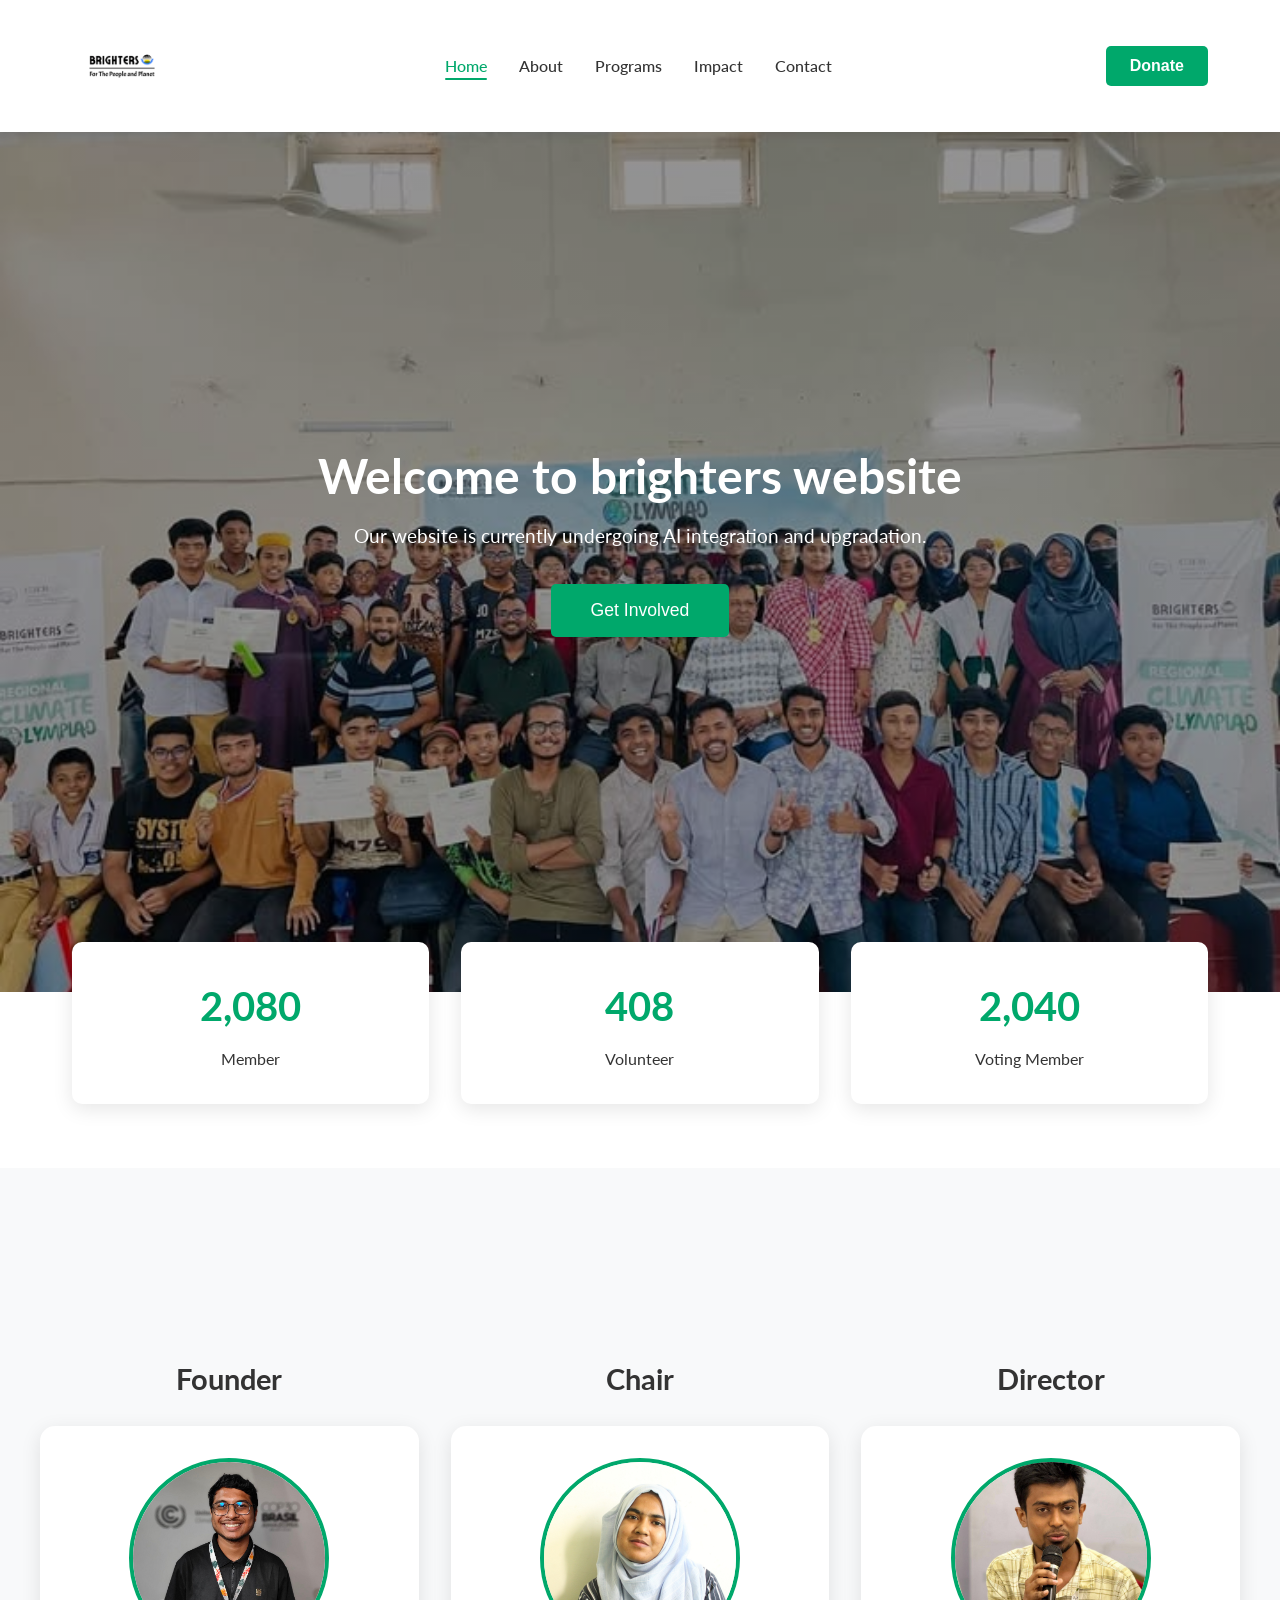
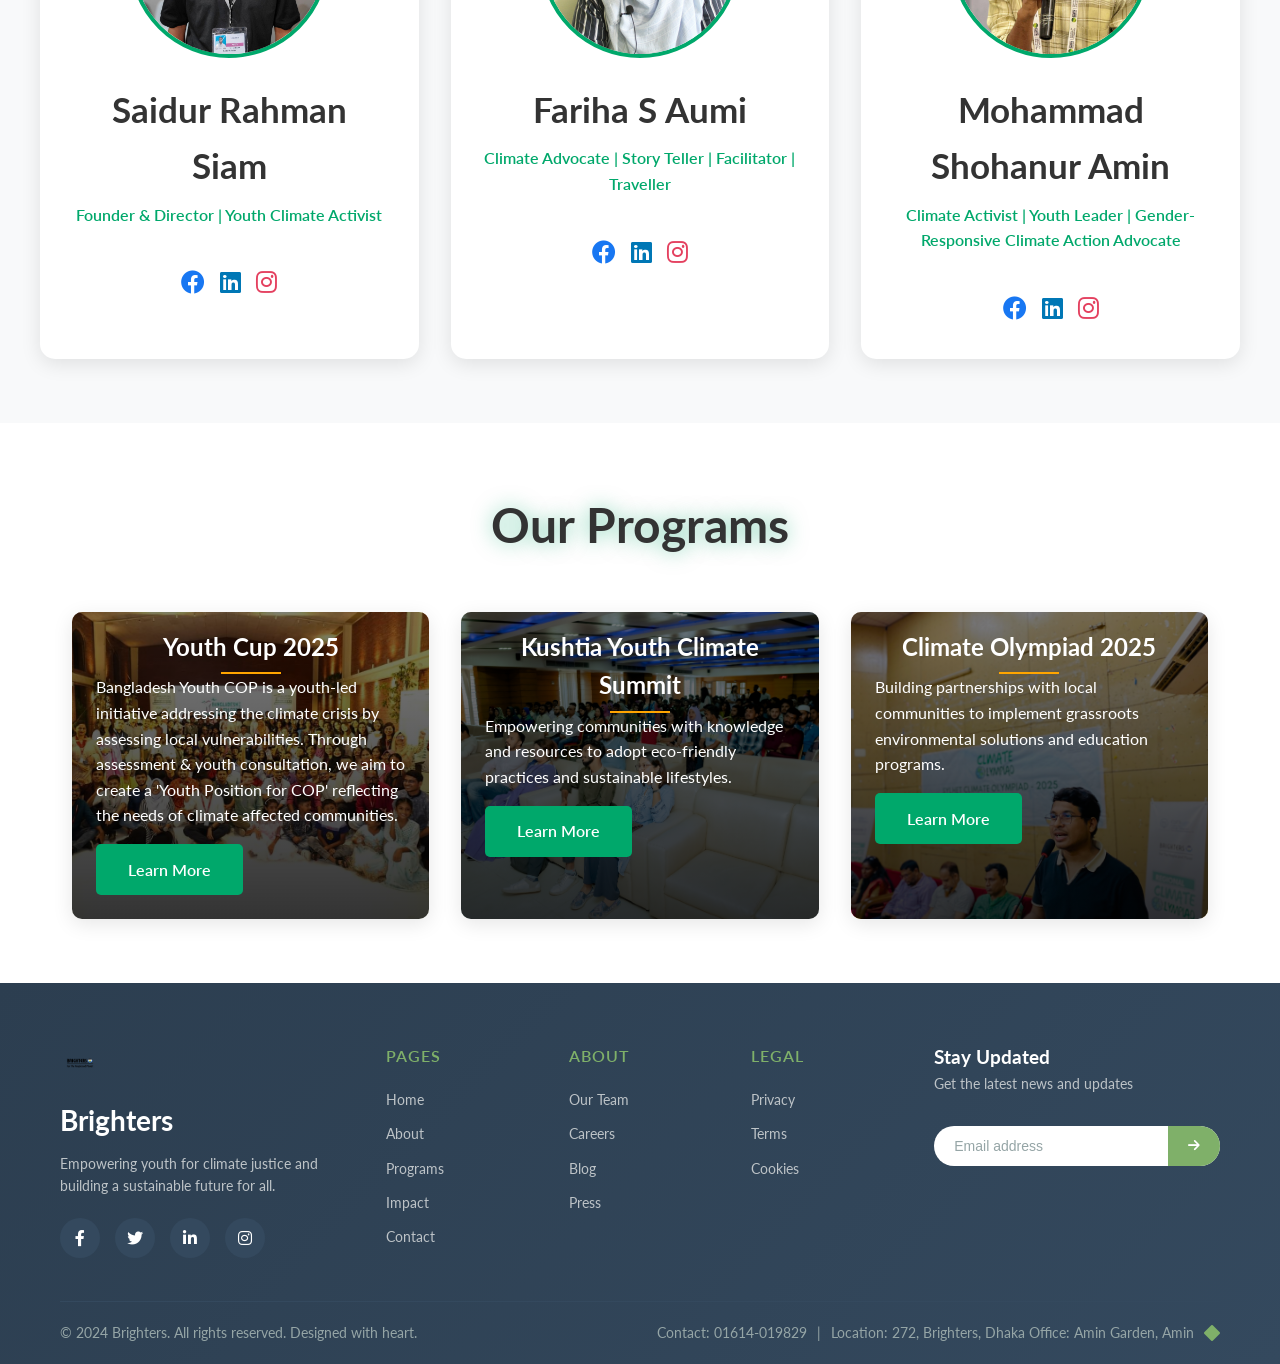
<file: index.html>
<!DOCTYPE html>
<html lang="en">
<head>
    <meta charset="UTF-8">
    <meta name="viewport" content="width=device-width, initial-scale=1.0">
    <meta name="description" content="Brighters - Join us in fighting climate change and building a sustainable future. A youth-led nonprofit organization empowering communities across Bangladesh with 20,000+ volunteers and 600+ climate ambassadors.">
    <meta name="keywords" content="Brighters, climate action, nonprofit, environmental sustainability, youth empowerment, Bangladesh, climate justice, volunteer, donate">
    <meta name="author" content="Brighters Foundation Bangladesh">
    <meta property="og:title" content="Brighters - Climate Action Non-Profit Organization">
    <meta property="og:description" content="Join us in fighting climate change and building a sustainable future for all. Youth-led climate action across Bangladesh.">
    <meta property="og:type" content="website">
    <meta property="og:image" content="logo.png">
    <meta http-equiv="Cache-Control" content="no-cache, no-store, must-revalidate">
    <meta http-equiv="Pragma" content="no-cache">
    <meta http-equiv="Expires" content="0">
    <title>Brighters - Climate Action Non-Profit Organization | Youth-Led Sustainability</title>
    <link rel="preconnect" href="https://fonts.googleapis.com">
    <link rel="preconnect" href="https://fonts.gstatic.com" crossorigin>
    <link href="https://fonts.googleapis.com/css2?family=Lato:wght@300;400;700;900&display=swap" rel="stylesheet">
    <link rel="stylesheet" href="https://cdnjs.cloudflare.com/ajax/libs/font-awesome/6.0.0/css/all.min.css">
    <link rel="stylesheet" href="variables.css">
    <link rel="stylesheet" href="style.css?v=1.0.2">
    <link rel="stylesheet" href="footer.css">
</head>
<body>
    <nav class="navbar">
        <div class="nav-container">
            <div class="logo">
                <img src="logo.png" alt="BRIGHTERS">
            </div>
            <ul class="nav-menu">
                <li><a href="index.html" class="active">Home</a></li>
                <li><a href="about.html">About</a></li>
                <li><a href="programs.html">Programs</a></li>
                <li><a href="impact.html">Impact</a></li>
                <li><a href="contact.html">Contact</a></li>
            </ul>
            <button class="donate-btn">Donate</button>
            <div class="hamburger">
                <span></span>
                <span></span>
                <span></span>
            </div>
        </div>
    </nav>

    <section id="home" class="hero">
        <div class="hero-slider">
            <div class="hero-slide active" style="background-image: url('9.png')"></div>
            <div class="hero-slide" style="background-image: url('10.png')"></div>
            <div class="hero-slide" style="background-image: url('11.png')"></div>
        </div>
        <div class="hero-overlay"></div>
        <div class="hero-content">
            <h1 class="typing-text">Welcome to brighters website</h1>
            <p>Our website is currently undergoing AI integration and upgradation.</p>
            <button class="cta-btn">Get Involved</button>
        </div>
    </section>

    <section class="stats">
        <div class="stat-card">
            <h2 class="counter" data-target="5000">0</h2>
            <p>Member</p>
        </div>
        <div class="stat-card">
            <h2 class="counter" data-target="1000">0</h2>
            <p>Volunteer</p>
        </div>
        <div class="stat-card">
            <h2 class="counter" data-target="5000">0</h2>
            <p>Voting Member</p>
        </div>
    </section>

    <section id="about" class="about">
        <h1 class="leadership-title">OUR LEADERSHIP</h1>
        <div class="about-content">
            <div class="founder-section">
                <h2>Founder</h2>
                <div class="founder-card">
                    <img src="2.png" alt="Saidur Rahman Siam - Founder" class="founder-image">
                    <div class="founder-details">
                        <h3>Saidur Rahman Siam</h3>
                        <p class="founder-title">Founder & Director | Youth Climate Activist</p>
                        <div class="founder-hover-content">
                            <p>Founded Brighters Foundation Bangladesh with a vision to empower youth for climate justice and sustainable development.</p>
                            <p>Leading Bangladesh's youth climate movement and representing the country's young voices at international climate conferences including COP29 and COP30.</p>
                            <p>Dedicated to mobilizing youth across Bangladesh for climate action and building resilient communities through grassroots initiatives.</p>
                        </div>
                    </div>
                    <div class="social-icons">
                        <a href="https://www.facebook.com/share/17oVAJvGhq/" class="social-link"><i class="fab fa-facebook"></i></a>
                        <a href="#" class="social-link"><i class="fab fa-linkedin"></i></a>
                        <a href="#" class="social-link"><i class="fab fa-instagram"></i></a>
                    </div>
                </div>
            </div>
            <div class="founder-section">
                <h2>Chair</h2>
                <div class="founder-card">
                    <img src="3.png" alt="Fariha S Aumi - Chair" class="founder-image">
                    <div class="founder-details">
                        <h3>Fariha S Aumi </h3>
                        <p class="founder-title">Climate Advocate | Story Teller | Facilitator | Traveller</p>
                        <div class="founder-hover-content">
                            <p>Chairs the board with expertise in sustainable development policy and international relations.</p>
                            <p>Former UN advisor with 12+ years experience in climate policy development and implementation across Asia-Pacific regions.</p>
                            <p>Holds a PhD in Environmental Policy and has authored numerous publications on climate governance.</p>
                        </div>
                    </div>
                    <div class="social-icons">
                        <a href="https://www.facebook.com/share/1M6KgxgkTW/" class="social-link"><i class="fab fa-facebook"></i></a>
                        <a href="#" class="social-link"><i class="fab fa-linkedin"></i></a>
                        <a href="#" class="social-link"><i class="fab fa-instagram"></i></a>
                    </div>
                </div>
            </div>
            <div class="founder-section">
                <h2>Director</h2>
                <div class="founder-card">
                    <img src="4.png" alt="Mohammad Shohanur Amin - Director" class="founder-image">
                    <div class="founder-details">
                        <h3>Mohammad Shohanur Amin</h3>
                        <p class="founder-title">Climate Activist | Youth Leader | Gender-Responsive Climate Action Advocate</p>
                        <div class="founder-hover-content">
                            <p>Director at Brighters, leading youth-centered climate justice initiatives across Bangladesh.</p>
                            <p>Specializes in gender-responsive climate action and locally-led adaptation strategies to build community resilience.</p>
                            <p>Passionate advocate for inclusive climate solutions that prioritize vulnerable communities and youth empowerment.</p>
                        </div>
                    </div>
                    <div class="social-icons">
                        <a href="https://www.facebook.com/share/1Bur1tRRgY/" class="social-link"><i class="fab fa-facebook"></i></a>
                        <a href="#" class="social-link"><i class="fab fa-linkedin"></i></a>
                        <a href="#" class="social-link"><i class="fab fa-instagram"></i></a>
                    </div>
                </div>
            </div>
        </div>
    </section>

    <section id="programs" class="programs">
        <h1 class="program-title">Our Programs</h1>
        <div class="program-carousel-container">
            <button class="carousel-btn prev-btn" aria-label="Previous program">
                <i class="fas fa-chevron-left"></i>
            </button>
            <div class="program-details">
                <div class="program-detail-card active">
                    <img src="5.png" alt="Youth Cup 2025" class="program-image">
                    <h3>Youth Cup 2025</h3>
                    <p>Bangladesh Youth COP is a youth-led initiative addressing the climate crisis by assessing local vulnerabilities. Through assessment & youth consultation, we aim to create a 'Youth Position for COP' reflecting the needs of climate affected communities.</p>
                    <a href="https://www.facebook.com/YouthCopBD" class="program-btn" target="_blank">Learn More</a>
                </div>
                <div class="program-detail-card">
                    <img src="7.png" alt="Kushtia Youth Climate Summit" class="program-image">
                    <h3>Kushtia Youth Climate Summit</h3>
                    <p>Empowering communities with knowledge and resources to adopt eco-friendly practices and sustainable lifestyles.</p>
                    <a href="https://www.facebook.com/profile.php?id=61575626646834" class="program-btn" target="_blank">Learn More</a>
                </div>
                <div class="program-detail-card">
                    <img src="8.png" alt="Climate Olympiad 2025" class="program-image">
                    <h3>Climate Olympiad 2025</h3>
                    <p>Building partnerships with local communities to implement grassroots environmental solutions and education programs.</p>
                    <a href="https://www.facebook.com/profile.php?id=61557581024914" class="program-btn" target="_blank">Learn More</a>
                </div>
            </div>
            <button class="carousel-btn next-btn" aria-label="Next program">
                <i class="fas fa-chevron-right"></i>
            </button>
        </div>
        <div class="carousel-dots"></div>
    </section>


    <footer class="footer">
        <div class="footer-container">
            <div class="footer-content">
                <div class="footer-logo">
                    <img src="logo.png" alt="Brighters Logo">
                    <h2>Brighters</h2>
                    <p>Empowering youth for climate justice and building a sustainable future for all.</p>
                    <div class="social-icons">
                        <a href="https://www.facebook.com/YouthCopBD" class="social-icon" target="_blank">
                            <i class="fab fa-facebook-f"></i>
                        </a>
                        <a href="#" class="social-icon">
                            <i class="fab fa-twitter"></i>
                        </a>
                        <a href="#" class="social-icon">
                            <i class="fab fa-linkedin-in"></i>
                        </a>
                        <a href="#" class="social-icon">
                            <i class="fab fa-instagram"></i>
                        </a>
                    </div>
                </div>
                
                <div class="footer-section">
                    <h3>Pages</h3>
                    <ul>
                        <li><a href="index.html">Home</a></li>
                        <li><a href="about.html">About</a></li>
                        <li><a href="programs.html">Programs</a></li>
                        <li><a href="impact.html">Impact</a></li>
                        <li><a href="contact.html">Contact</a></li>
                    </ul>
                </div>
                
                <div class="footer-section">
                    <h3>About</h3>
                    <ul>
                        <li><a href="about.html">Our Team</a></li>
                        <li><a href="programs.html">Careers</a></li>
                        <li><a href="impact.html">Blog</a></li>
                        <li><a href="contact.html">Press</a></li>
                    </ul>
                </div>
                
                <div class="footer-section">
                    <h3>Legal</h3>
                    <ul>
                        <li><a href="#">Privacy</a></li>
                        <li><a href="#">Terms</a></li>
                        <li><a href="#">Cookies</a></li>
                    </ul>
                </div>
                
                <div class="footer-newsletter">
                    <h3>Stay Updated</h3>
                    <p style="color: #bdc3c7; font-size: 14px; margin-bottom: 15px;">Get the latest news and updates</p>
                    <form class="newsletter-form">
                        <input type="email" placeholder="Email address" required>
                        <button type="submit">
                            <i class="fas fa-arrow-right"></i>
                        </button>
                    </form>
                </div>
            </div>
            
            <div class="footer-bottom">
                <p>&copy; 2024 Brighters. All rights reserved. Designed with heart.</p>
                <div class="footer-bottom-right">
                    <span>Contact: 01614-019829</span>
                    <span>|</span>
                    <span>Location: 272, Brighters, Dhaka Office: Amin Garden, Amin</span>
                    <i class="fas fa-diamond"></i>
                </div>
            </div>
        </div>
    </footer>

    <script src="common.js"></script>
    <script src="script.js"></script>
</body>
</html>
</file>
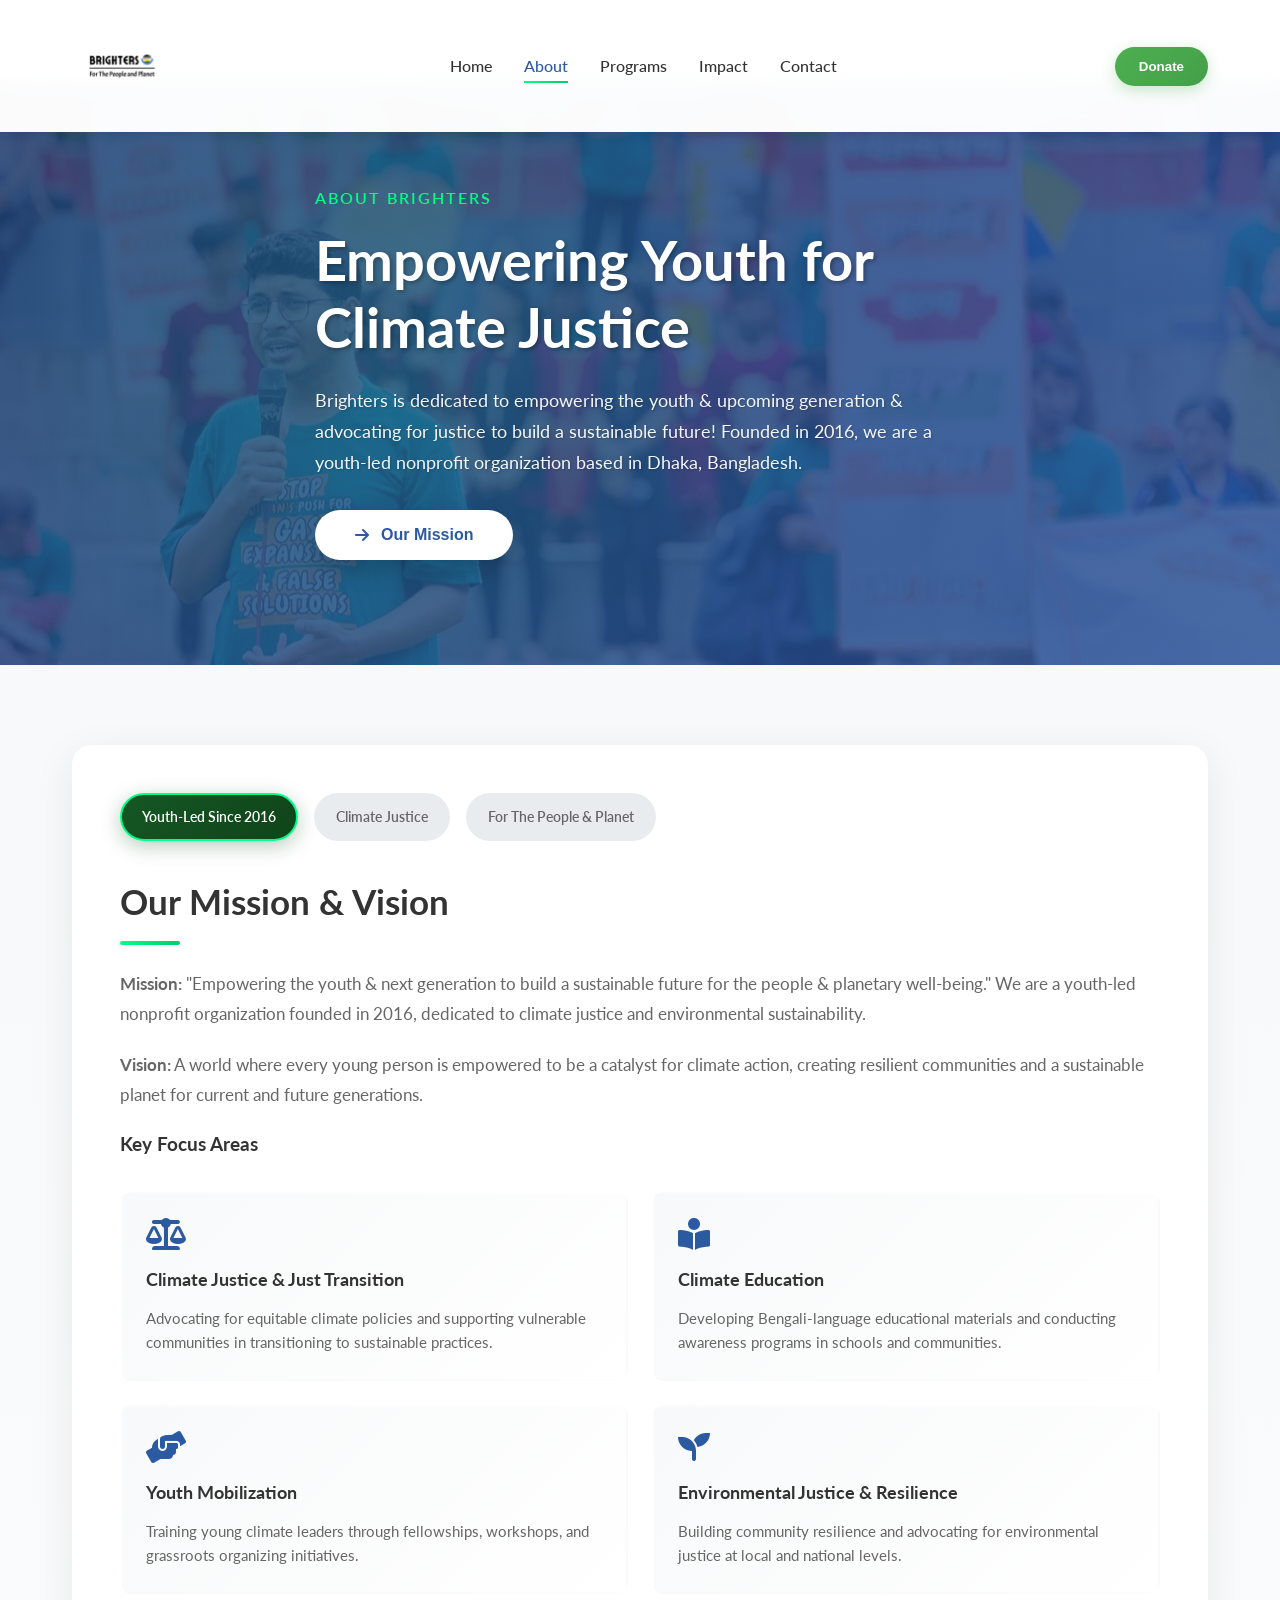
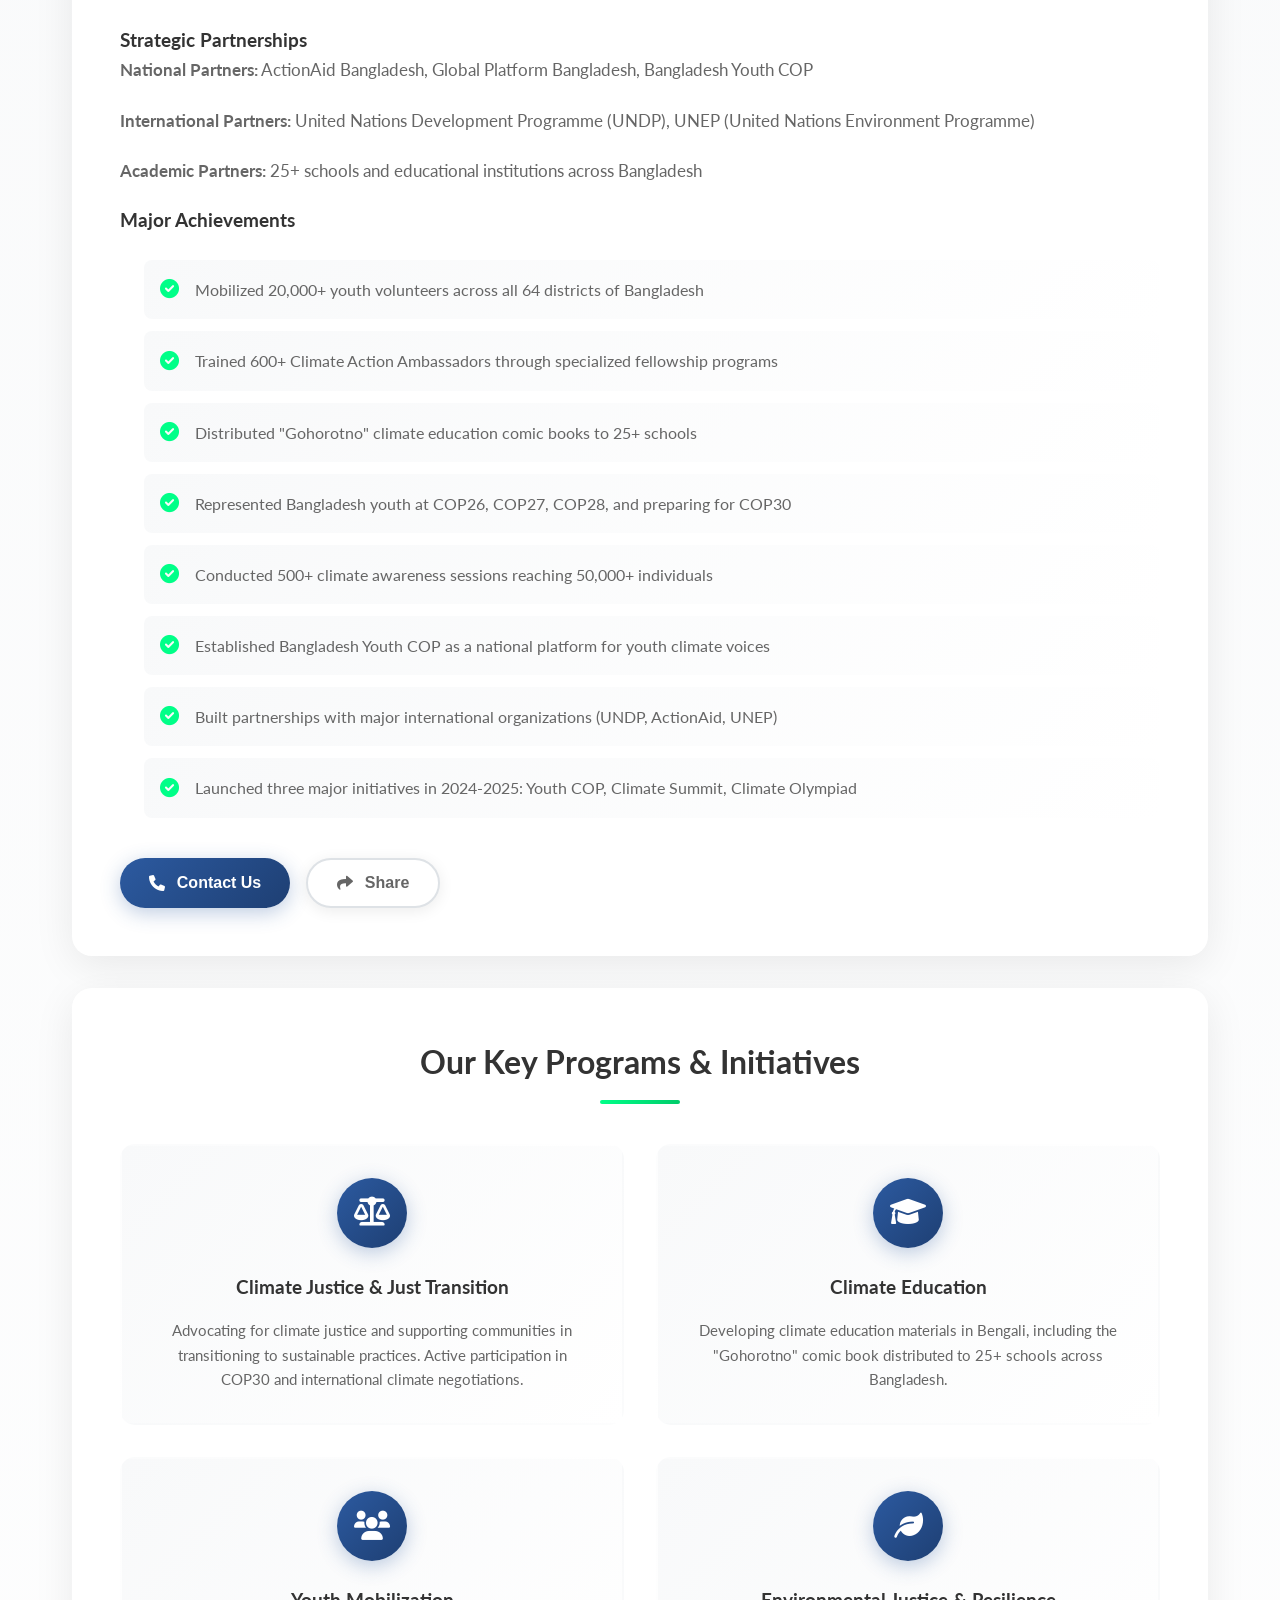
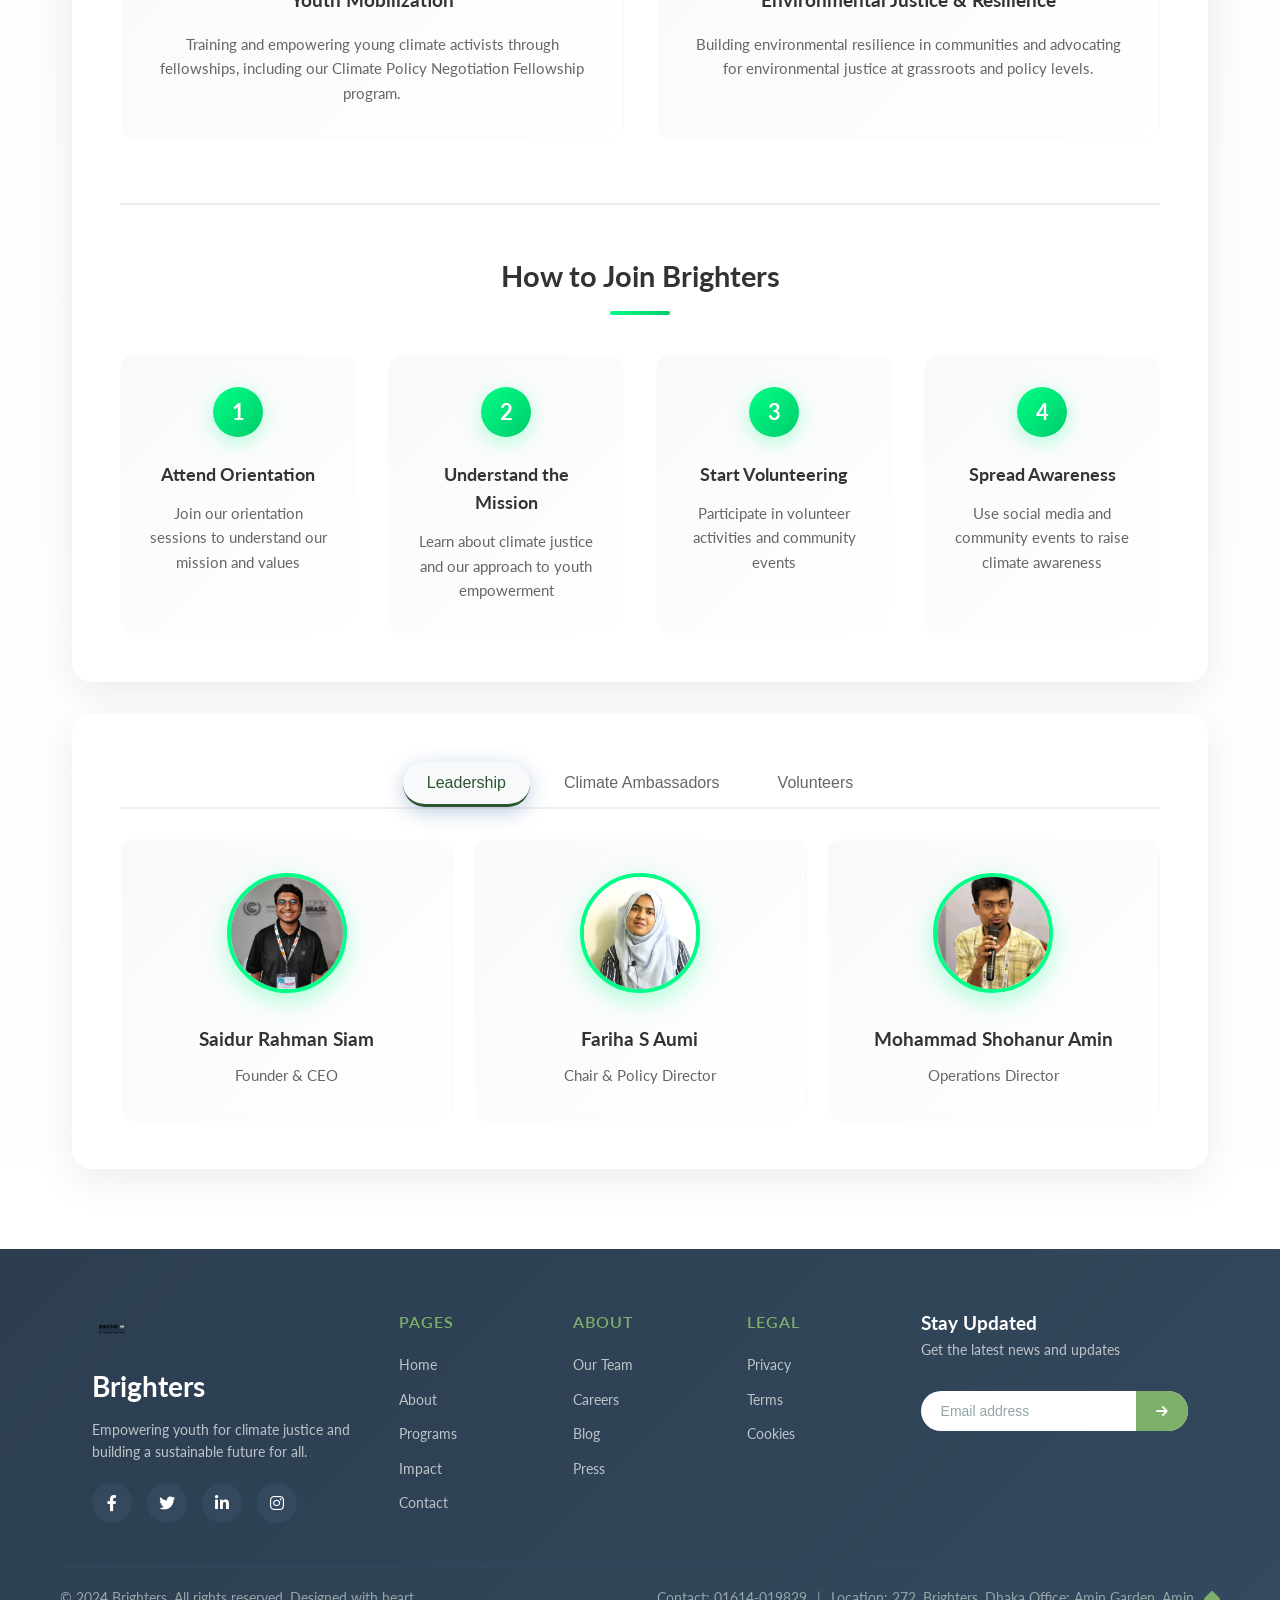
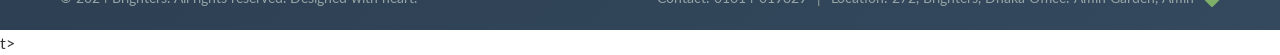
<file: about.html>
<!DOCTYPE html>
<html lang="en">
<head>
    <meta charset="UTF-8">
    <meta name="viewport" content="width=device-width, initial-scale=1.0">
    <meta name="description" content="Learn about Brighters - A youth-led nonprofit organization founded in 2016, dedicated to empowering youth for climate justice and building a sustainable future across Bangladesh with 20,000+ volunteers.">
    <meta name="keywords" content="Brighters, climate justice, youth empowerment, Bangladesh nonprofit, climate action, sustainable development, environmental justice, youth activism">
    <meta name="author" content="Brighters Foundation Bangladesh">
    <meta property="og:title" content="About Brighters - Empowering Youth for Climate Justice">
    <meta property="og:description" content="Founded in 2016, Brighters is a youth-led nonprofit organization dedicated to climate justice and environmental sustainability across 51 districts in Bangladesh.">
    <meta property="og:type" content="website">
    <meta property="og:image" content="logo.png">
    <title>About Brighters - Youth-Led Climate Action Organization</title>
    <link rel="preconnect" href="https://fonts.googleapis.com">
    <link rel="preconnect" href="https://fonts.gstatic.com" crossorigin>
    <link href="https://fonts.googleapis.com/css2?family=Lato:wght@300;400;700;900&display=swap" rel="stylesheet">
    <link rel="stylesheet" href="https://cdnjs.cloudflare.com/ajax/libs/font-awesome/6.0.0/css/all.min.css">
    <link rel="stylesheet" href="variables.css">
    <link rel="stylesheet" href="about.css">
    <link rel="stylesheet" href="mobile-improvements.css">
    <link rel="stylesheet" href="team-tabs.css">
    <link rel="stylesheet" href="footer.css">
</head>
<body>
    <nav class="navbar">
        <div class="nav-container">
            <div class="logo nav-logo">
                <img src="logo.png" alt="Brighters - For The People and Planet">
            </div>
            <ul class="nav-menu">
                <li><a href="index.html">Home</a></li>
                <li><a href="about.html" class="active">About</a></li>
                <li><a href="programs.html">Programs</a></li>
                <li><a href="impact.html">Impact</a></li>
                <li><a href="contact.html">Contact</a></li>
            </ul>
            <button class="donate-btn">Donate</button>
            <div class="hamburger">
                <span></span>
                <span></span>
                <span></span>
            </div>
        </div>
    </nav>

    <section class="hero-section">
        <div class="hero-content">
            <div class="hero-text">
                <span class="hero-subtitle">About Brighters</span>
                <h1>Empowering Youth for Climate Justice</h1>
                <p>Brighters is dedicated to empowering the youth & upcoming generation & advocating for justice to build a sustainable future! Founded in 2016, we are a youth-led nonprofit organization based in Dhaka, Bangladesh.</p>
                <button class="cta-button">
                    <i class="fas fa-arrow-right"></i>
                    Our Mission
                </button>
            </div>
        </div>
        <div class="hero-bg"></div>
    </section>

    <section class="about-content">
        <div class="container">
            <div class="main-content">
                    <div class="content-header">
                        <div class="badge-group">
                            <span class="badge green active" onclick="showContent('mission')">Youth-Led Since 2016</span>
                            <span class="badge" onclick="showContent('climate-justice')">Climate Justice</span>
                            <span class="badge" onclick="showContent('people-planet')">For The People & Planet</span>
                        </div>
                        
                        <div id="mission" class="dynamic-content active">
                            <h2>Our Mission & Vision</h2>
                            <p><strong>Mission:</strong> "Empowering the youth & next generation to build a sustainable future for the people & planetary well-being." We are a youth-led nonprofit organization founded in 2016, dedicated to climate justice and environmental sustainability.</p>
                            
                            <p><strong>Vision:</strong> A world where every young person is empowered to be a catalyst for climate action, creating resilient communities and a sustainable planet for current and future generations.</p>
                            

                            
                            <h3>Key Focus Areas</h3>
                            <div class="focus-areas">
                                <div class="focus-item">
                                    <i class="fas fa-balance-scale"></i>
                                    <h4>Climate Justice & Just Transition</h4>
                                    <p>Advocating for equitable climate policies and supporting vulnerable communities in transitioning to sustainable practices.</p>
                                </div>
                                <div class="focus-item">
                                    <i class="fas fa-book-reader"></i>
                                    <h4>Climate Education</h4>
                                    <p>Developing Bengali-language educational materials and conducting awareness programs in schools and communities.</p>
                                </div>
                                <div class="focus-item">
                                    <i class="fas fa-hands-helping"></i>
                                    <h4>Youth Mobilization</h4>
                                    <p>Training young climate leaders through fellowships, workshops, and grassroots organizing initiatives.</p>
                                </div>
                                <div class="focus-item">
                                    <i class="fas fa-seedling"></i>
                                    <h4>Environmental Justice & Resilience</h4>
                                    <p>Building community resilience and advocating for environmental justice at local and national levels.</p>
                                </div>
                            </div>
                            
                            <h3>Strategic Partnerships</h3>
                            <p><strong>National Partners:</strong> ActionAid Bangladesh, Global Platform Bangladesh, Bangladesh Youth COP</p>
                            <p><strong>International Partners:</strong> United Nations Development Programme (UNDP), UNEP (United Nations Environment Programme)</p>
                            <p><strong>Academic Partners:</strong> 25+ schools and educational institutions across Bangladesh</p>
                            
                            <h3>Major Achievements</h3>
                            <ul class="achievements-list">
                                <li><i class="fas fa-check-circle"></i> Mobilized 20,000+ youth volunteers across all 64 districts of Bangladesh</li>
                                <li><i class="fas fa-check-circle"></i> Trained 600+ Climate Action Ambassadors through specialized fellowship programs</li>
                                <li><i class="fas fa-check-circle"></i> Distributed "Gohorotno" climate education comic books to 25+ schools</li>
                                <li><i class="fas fa-check-circle"></i> Represented Bangladesh youth at COP26, COP27, COP28, and preparing for COP30</li>
                                <li><i class="fas fa-check-circle"></i> Conducted 500+ climate awareness sessions reaching 50,000+ individuals</li>
                                <li><i class="fas fa-check-circle"></i> Established Bangladesh Youth COP as a national platform for youth climate voices</li>
                                <li><i class="fas fa-check-circle"></i> Built partnerships with major international organizations (UNDP, ActionAid, UNEP)</li>
                                <li><i class="fas fa-check-circle"></i> Launched three major initiatives in 2024-2025: Youth COP, Climate Summit, Climate Olympiad</li>
                            </ul>
                        </div>
                        
                        <div id="climate-justice" class="dynamic-content">
                            <h2>What is Climate Justice?</h2>
                            <p>Climate Justice is a concept that emphasizes the equitable distribution of the impacts of climate change. The main points are:</p>
                            <ul>
                                <li>The countries most responsible for climate change (such as rich countries, which have historically emitted more greenhouse gases) must take the most responsibility.</li>
                                <li>Those who are least responsible for climate change (such as poor countries, low-income communities, indigenous people, young people and future generations) but are most affected must be given priority to solve them.</li>
                                <li>It is linked to human rights, equity and social justice – such as the rights to food, water, health and security.</li>
                            </ul>
                            <h3>Key Principles:</h3>
                            <div class="principles-list">
                                <p><strong>Procedural Justice:</strong> Including everyone (especially vulnerable groups) in decision-making.</p>
                                <p><strong>Distributive Justice:</strong> Sharing costs and benefits fairly (e.g., providing climate finance to poor countries).</p>
                                <p><strong>Historical Responsibility:</strong> Those who have polluted more in the past should pay more.</p>
                                <p><strong>Just Transition:</strong> Providing fair support for workers and communities as they move from fossil fuels to renewable energy.</p>
                            </div>
                        </div>
                        
                        <div id="people-planet" class="dynamic-content">
                            <h2>For the People and Planet</h2>
                            <blockquote class="mission-quote">
                                "Climate action is not just about saving the planet – it's about creating a world where people and nature thrive together."
                            </blockquote>
                            <p><strong>What does "For the People and Planet" mean?</strong></p>
                            <p>This slogan emphasizes the need to put the well-being of people and the planet together. It links climate action with sustainable development - balancing human rights, health, the economy and the environment while tackling climate change.</p>
                            <p>This theme is central to the UNEP (United Nations Environment Programme) strategy, which works towards climate stability, nature protection and a pollution-free planet.</p>
                            <p><strong>Our Commitment:</strong> We believe that environmental protection and social justice are inseparable. Every climate solution must prioritize both planetary health and human dignity.</p>
                        </div>
                        
                        <div class="action-buttons">
                            <button class="btn-primary">
                                <i class="fas fa-phone"></i>
                                Contact Us
                            </button>
                            <button class="btn-secondary">
                                <i class="fas fa-share"></i>
                                Share
                            </button>
                        </div>
                    </div>

                    <div class="programs-overview">
                        <h3>Our Key Programs & Initiatives</h3>
                        <div class="program-cards">
                            <div class="program-card">
                                <div class="program-icon">
                                    <i class="fas fa-balance-scale"></i>
                                </div>
                                <h4>Climate Justice & Just Transition</h4>
                                <p>Advocating for climate justice and supporting communities in transitioning to sustainable practices. Active participation in COP30 and international climate negotiations.</p>
                            </div>
                            <div class="program-card">
                                <div class="program-icon">
                                    <i class="fas fa-graduation-cap"></i>
                                </div>
                                <h4>Climate Education</h4>
                                <p>Developing climate education materials in Bengali, including the "Gohorotno" comic book distributed to 25+ schools across Bangladesh.</p>
                            </div>
                            <div class="program-card">
                                <div class="program-icon">
                                    <i class="fas fa-users"></i>
                                </div>
                                <h4>Youth Mobilization</h4>
                                <p>Training and empowering young climate activists through fellowships, including our Climate Policy Negotiation Fellowship program.</p>
                            </div>
                            <div class="program-card">
                                <div class="program-icon">
                                    <i class="fas fa-leaf"></i>
                                </div>
                                <h4>Environmental Justice & Resilience</h4>
                                <p>Building environmental resilience in communities and advocating for environmental justice at grassroots and policy levels.</p>
                            </div>
                        </div>
                        
                        <div class="join-section">
                            <h3>How to Join Brighters</h3>
                            <div class="join-steps">
                                <div class="join-step">
                                    <div class="step-number">1</div>
                                    <h4>Attend Orientation</h4>
                                    <p>Join our orientation sessions to understand our mission and values</p>
                                </div>
                                <div class="join-step">
                                    <div class="step-number">2</div>
                                    <h4>Understand the Mission</h4>
                                    <p>Learn about climate justice and our approach to youth empowerment</p>
                                </div>
                                <div class="join-step">
                                    <div class="step-number">3</div>
                                    <h4>Start Volunteering</h4>
                                    <p>Participate in volunteer activities and community events</p>
                                </div>
                                <div class="join-step">
                                    <div class="step-number">4</div>
                                    <h4>Spread Awareness</h4>
                                    <p>Use social media and community events to raise climate awareness</p>
                                </div>
                            </div>
                        </div>
                    </div>

                    <div class="team-section">
                        <div class="category-tabs">
                            <button class="tab-btn active" onclick="showCategory('leadership')">Leadership</button>
                            <button class="tab-btn" onclick="showCategory('ambassadors')">Climate Ambassadors</button>
                            <button class="tab-btn" onclick="showCategory('volunteers')">Volunteers</button>
                        </div>
                        
                        <div id="leadership" class="team-grid active">
                            <div class="team-member">
                                <img src="2.png" alt="Saidur Rahman Siam - Founder & CEO">
                                <h4>Saidur Rahman Siam</h4>
                                <p>Founder & CEO</p>
                            </div>
                            <div class="team-member">
                                <img src="3.png" alt="Fariha S Aumi - Chair & Policy Director">
                                <h4>Fariha S Aumi</h4>
                                <p>Chair & Policy Director</p>
                            </div>
                            <div class="team-member">
                                <img src="4.png" alt="Mohammad Shohanur Amin - Operations Director">
                                <h4>Mohammad Shohanur Amin</h4>
                                <p>Operations Director</p>
                            </div>
                        </div>
                        
                        <div id="ambassadors" class="team-grid">
                            <div class="team-member">
                                <img src="5.png" alt="Youth Climate Leaders">
                                <h4>Youth Climate Leaders</h4>
                                <p>600+ Climate Action Ambassadors</p>
                            </div>
                            <div class="team-member">
                                <img src="7.png" alt="Policy Fellows">
                                <h4>Policy Fellows</h4>
                                <p>Climate Policy Negotiation Fellows</p>
                            </div>
                            <div class="team-member">
                                <img src="8.png" alt="Community Leaders">
                                <h4>Community Leaders</h4>
                                <p>Grassroots Climate Advocates</p>
                            </div>
                        </div>
                        
                        <div id="volunteers" class="team-grid">
                            <div class="team-member">
                                <img src="9.png" alt="District Coordinators">
                                <h4>District Coordinators</h4>
                                <p>Active in 51 Districts</p>
                            </div>
                            <div class="team-member">
                                <img src="10.png" alt="Youth Volunteers">
                                <h4>Youth Volunteers</h4>
                                <p>20,000+ Active Volunteers</p>
                            </div>
                            <div class="team-member">
                                <img src="11.png" alt="Community Activists">
                                <h4>Community Activists</h4>
                                <p>Grassroots Environmental Champions</p>
                            </div>
                        </div>
                    </div>
                </div>
            </div>
        </div>
    </section>

    <footer class="footer">
        <div class="footer-container">
            <div class="footer-content">
                <div class="footer-logo">
                    <img src="logo.png" alt="Brighters Logo">
                    <h2>Brighters</h2>
                    <p>Empowering youth for climate justice and building a sustainable future for all.</p>
                    <div class="social-icons">
                        <a href="https://www.facebook.com/YouthCopBD" class="social-icon" target="_blank">
                            <i class="fab fa-facebook-f"></i>
                        </a>
                        <a href="#" class="social-icon">
                            <i class="fab fa-twitter"></i>
                        </a>
                        <a href="#" class="social-icon">
                            <i class="fab fa-linkedin-in"></i>
                        </a>
                        <a href="#" class="social-icon">
                            <i class="fab fa-instagram"></i>
                        </a>
                    </div>
                </div>
                
                <div class="footer-section">
                    <h3>Pages</h3>
                    <ul>
                        <li><a href="index.html">Home</a></li>
                        <li><a href="about.html">About</a></li>
                        <li><a href="programs.html">Programs</a></li>
                        <li><a href="impact.html">Impact</a></li>
                        <li><a href="contact.html">Contact</a></li>
                    </ul>
                </div>
                
                <div class="footer-section">
                    <h3>About</h3>
                    <ul>
                        <li><a href="about.html">Our Team</a></li>
                        <li><a href="programs.html">Careers</a></li>
                        <li><a href="impact.html">Blog</a></li>
                        <li><a href="contact.html">Press</a></li>
                    </ul>
                </div>
                
                <div class="footer-section">
                    <h3>Legal</h3>
                    <ul>
                        <li><a href="#">Privacy</a></li>
                        <li><a href="#">Terms</a></li>
                        <li><a href="#">Cookies</a></li>
                    </ul>
                </div>
                
                <div class="footer-newsletter">
                    <h3>Stay Updated</h3>
                    <p style="color: #bdc3c7; font-size: 14px; margin-bottom: 15px;">Get the latest news and updates</p>
                    <form class="newsletter-form">
                        <input type="email" placeholder="Email address" required>
                        <button type="submit">
                            <i class="fas fa-arrow-right"></i>
                        </button>
                    </form>
                </div>
            </div>
            
            <div class="footer-bottom">
                <p>&copy; 2024 Brighters. All rights reserved. Designed with heart.</p>
                <div class="footer-bottom-right">
                    <span>Contact: 01614-019829</span>
                    <span>|</span>
                    <span>Location: 272, Brighters, Dhaka Office: Amin Garden, Amin</span>
                    <i class="fas fa-diamond"></i>
                </div>
            </div>
        </div>
    </footer>

    <script src="common.js"></script>
    <script src="about.js"></script>t>
</body>
</html>
</file>
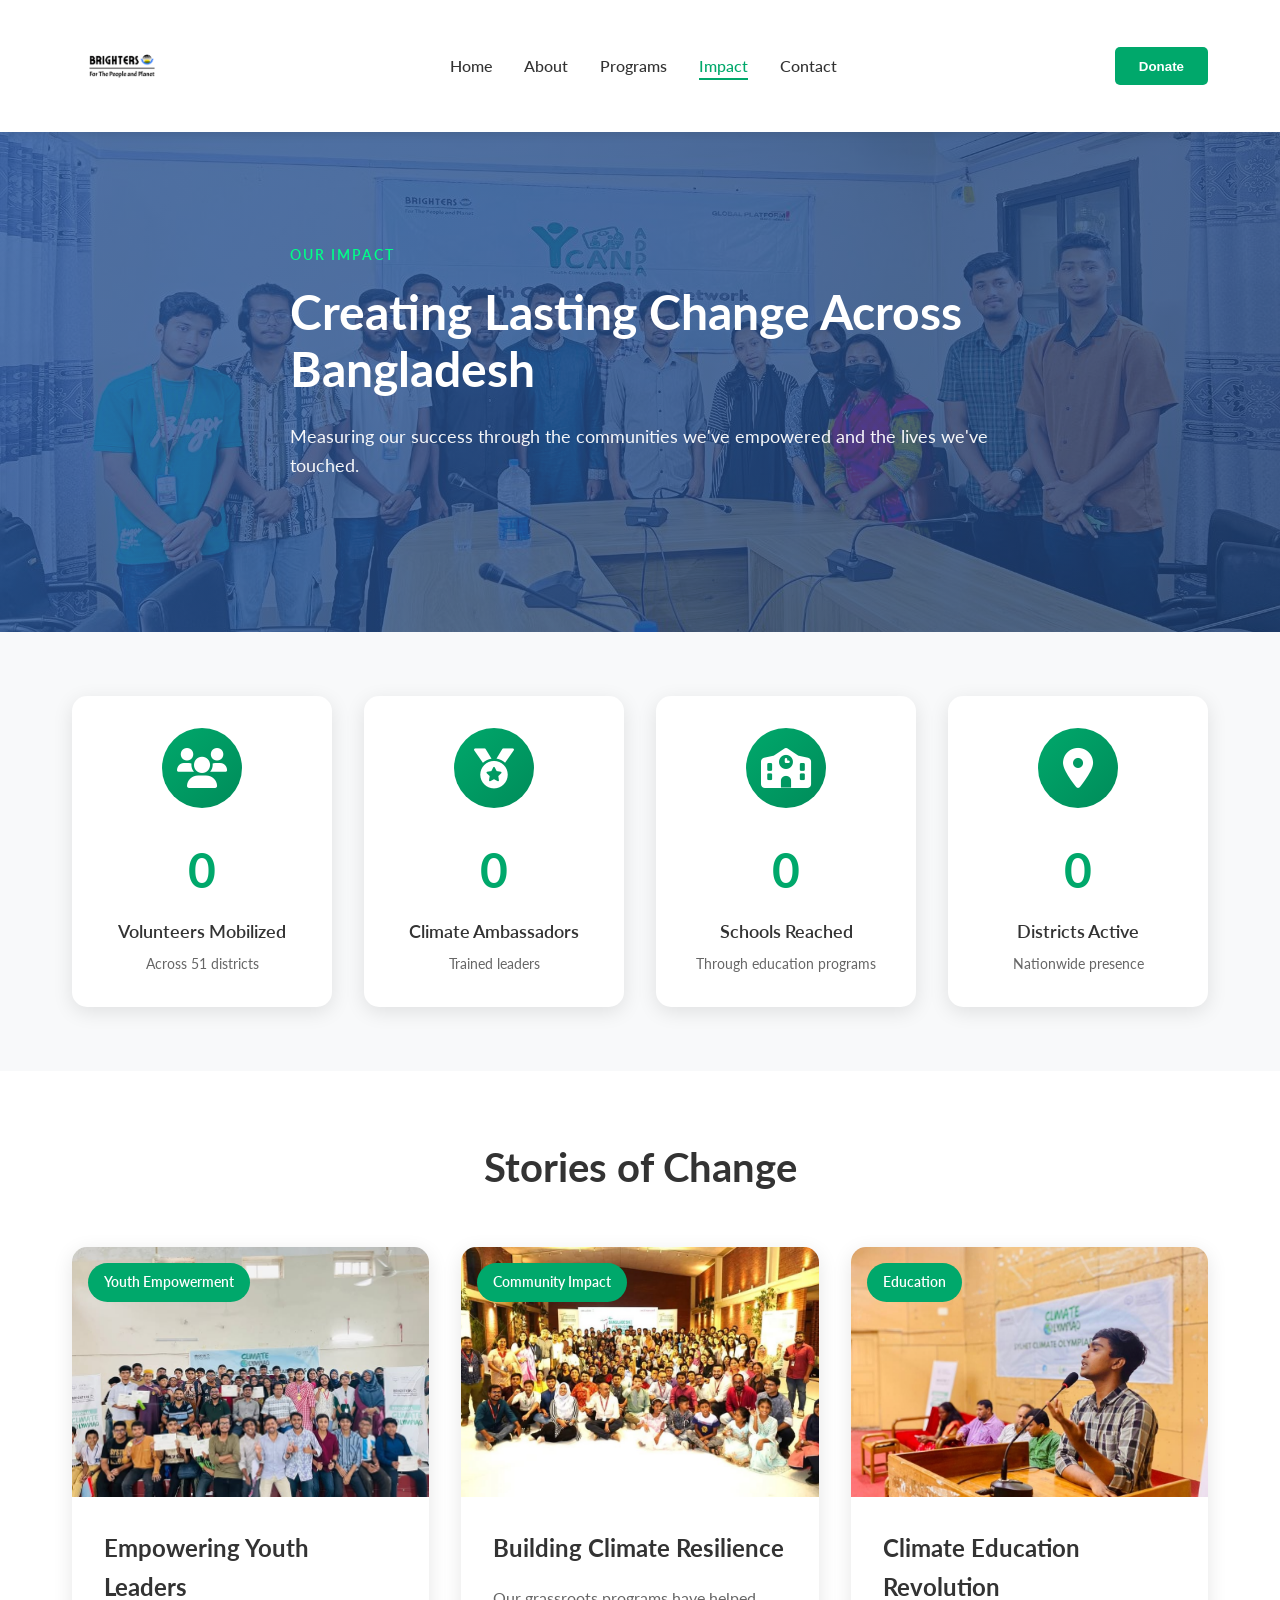
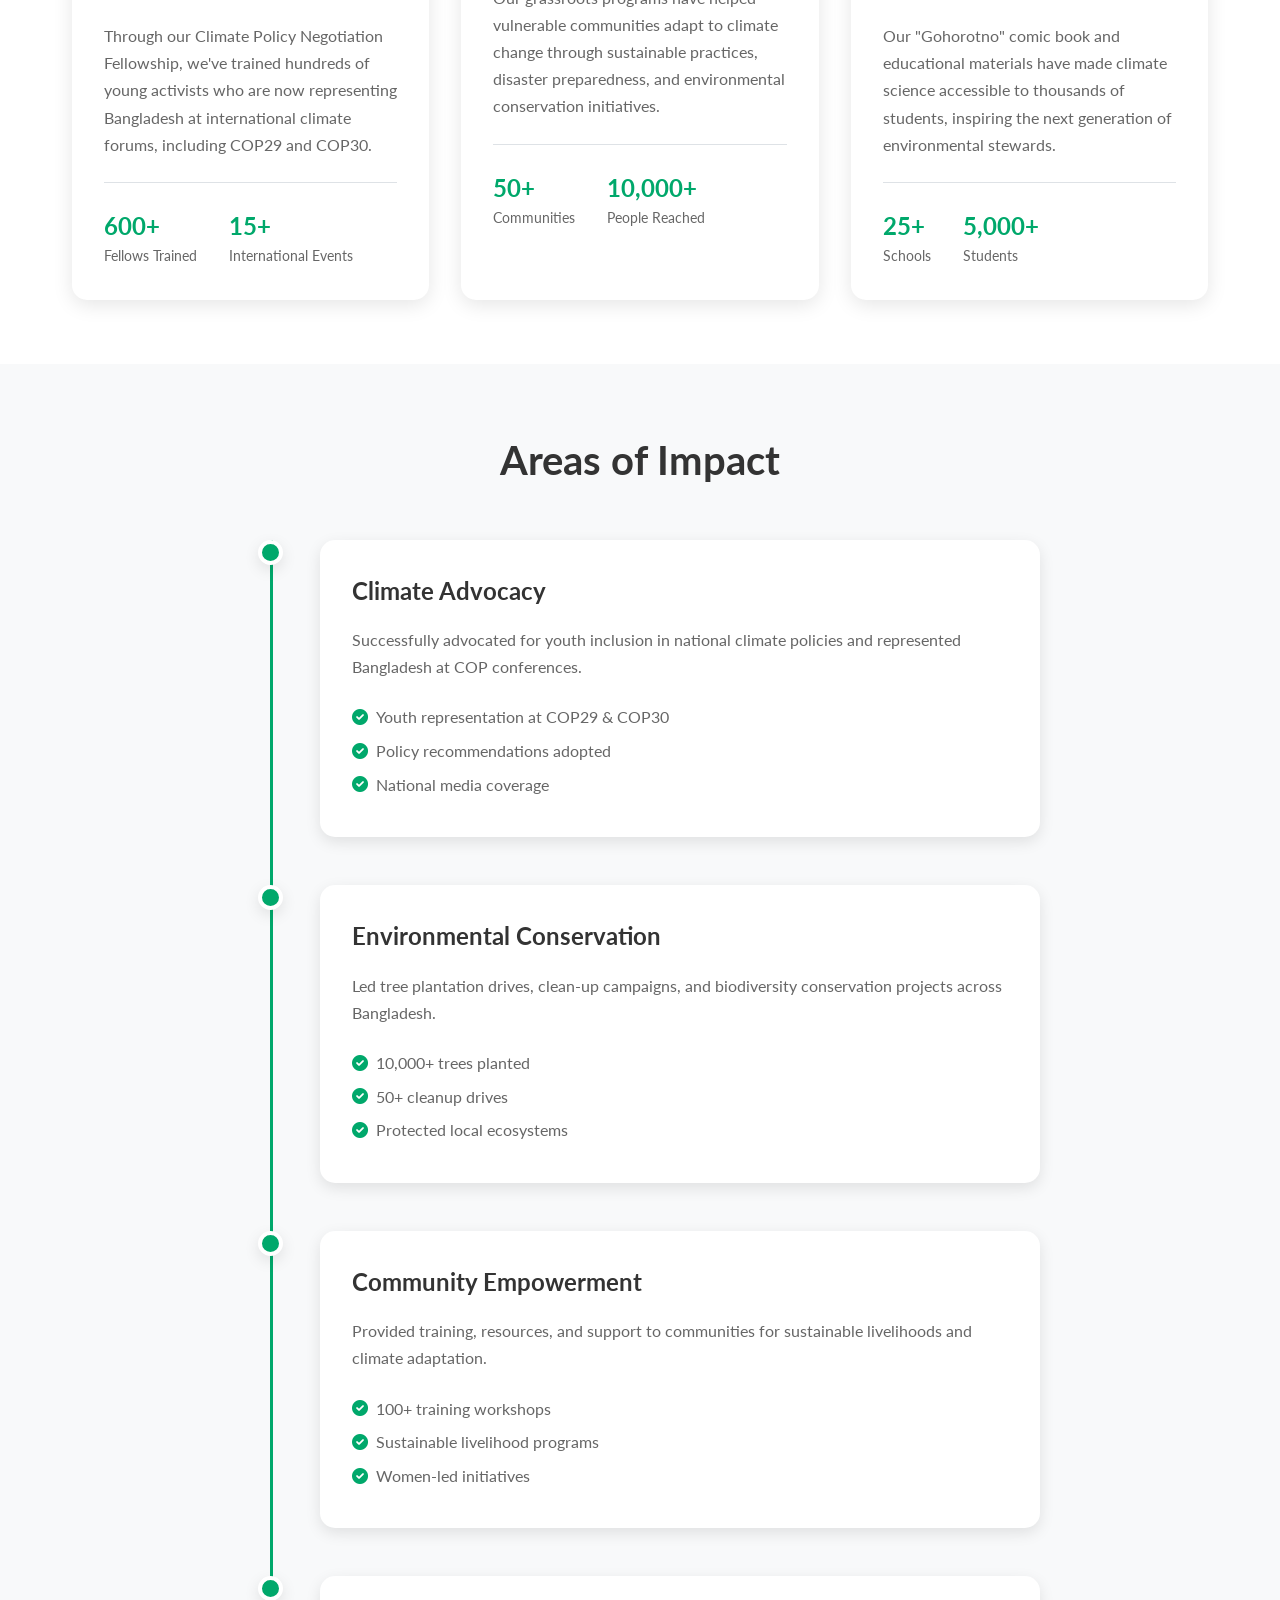
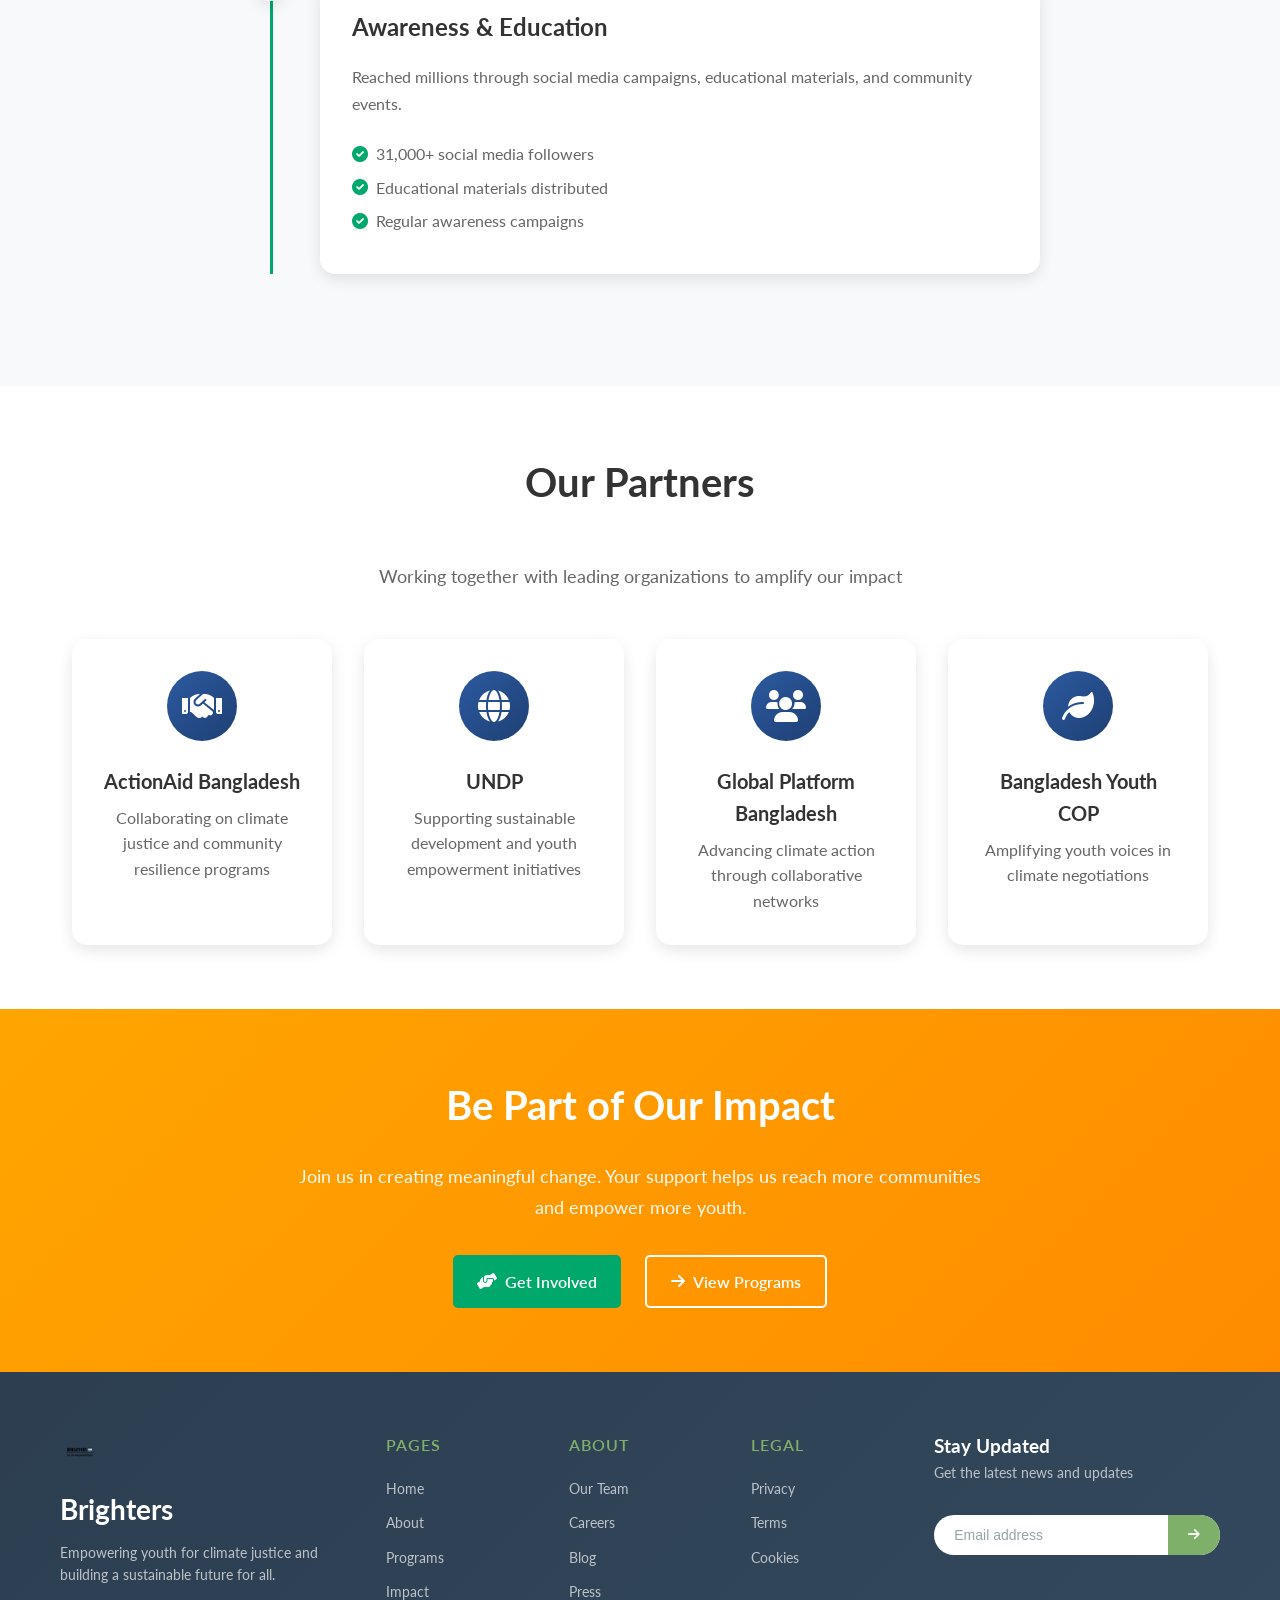
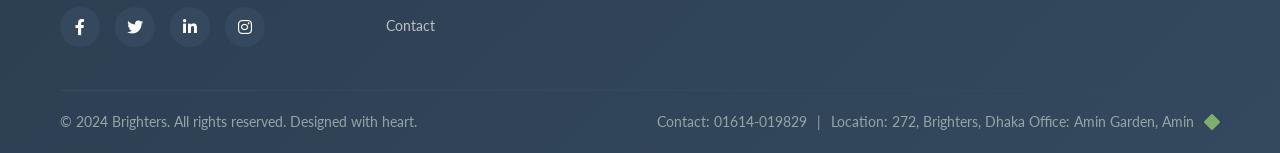
<file: impact.html>
<!DOCTYPE html>
<html lang="en">
<head>
    <meta charset="UTF-8">
    <meta name="viewport" content="width=device-width, initial-scale=1.0">
    <title>Impact - Brighters</title>
    <link rel="preconnect" href="https://fonts.googleapis.com">
    <link rel="preconnect" href="https://fonts.gstatic.com" crossorigin>
    <link href="https://fonts.googleapis.com/css2?family=Lato:wght@300;400;700;900&display=swap" rel="stylesheet">
    <link rel="stylesheet" href="https://cdnjs.cloudflare.com/ajax/libs/font-awesome/6.0.0/css/all.min.css">
    <link rel="stylesheet" href="variables.css">
    <link rel="stylesheet" href="impact.css">
    <link rel="stylesheet" href="footer.css">
</head>
<body>
    <nav class="navbar">
        <div class="nav-container">
            <div class="logo">
                <img src="logo.png" alt="BRIGHTERS">
            </div>
            <ul class="nav-menu">
                <li><a href="index.html">Home</a></li>
                <li><a href="about.html">About</a></li>
                <li><a href="programs.html">Programs</a></li>
                <li><a href="impact.html" class="active">Impact</a></li>
                <li><a href="contact.html">Contact</a></li>
            </ul>
            <button class="donate-btn">Donate</button>
            <div class="hamburger">
                <span></span>
                <span></span>
                <span></span>
            </div>
        </div>
    </nav>

    <section class="hero-section">
        <div class="hero-overlay"></div>
        <div class="hero-content">
            <div class="hero-text">
                <span class="hero-subtitle">Our Impact</span>
                <h1>Creating Lasting Change Across Bangladesh</h1>
                <p>Measuring our success through the communities we've empowered and the lives we've touched.</p>
            </div>
        </div>
    </section>

    <section class="impact-stats">
        <div class="container">
            <div class="stats-grid">
                <div class="stat-card">
                    <div class="stat-icon">
                        <i class="fas fa-users"></i>
                    </div>
                    <h2 class="counter" data-target="20000">0</h2>
                    <p>Volunteers Mobilized</p>
                    <span class="stat-detail">Across 51 districts</span>
                </div>
                <div class="stat-card">
                    <div class="stat-icon">
                        <i class="fas fa-medal"></i>
                    </div>
                    <h2 class="counter" data-target="600">0</h2>
                    <p>Climate Ambassadors</p>
                    <span class="stat-detail">Trained leaders</span>
                </div>
                <div class="stat-card">
                    <div class="stat-icon">
                        <i class="fas fa-school"></i>
                    </div>
                    <h2 class="counter" data-target="25">0</h2>
                    <p>Schools Reached</p>
                    <span class="stat-detail">Through education programs</span>
                </div>
                <div class="stat-card">
                    <div class="stat-icon">
                        <i class="fas fa-map-marker-alt"></i>
                    </div>
                    <h2 class="counter" data-target="51">0</h2>
                    <p>Districts Active</p>
                    <span class="stat-detail">Nationwide presence</span>
                </div>
            </div>
        </div>
    </section>

    <section class="impact-stories">
        <div class="container">
            <h2 class="section-title">Stories of Change</h2>
            <div class="stories-grid">
                <div class="story-card">
                    <div class="story-image">
                        <img src="9.png" alt="Youth Leadership">
                        <div class="story-category">Youth Empowerment</div>
                    </div>
                    <div class="story-content">
                        <h3>Empowering Youth Leaders</h3>
                        <p>Through our Climate Policy Negotiation Fellowship, we've trained hundreds of young activists who are now representing Bangladesh at international climate forums, including COP29 and COP30.</p>
                        <div class="story-impact">
                            <div class="impact-metric">
                                <strong>600+</strong>
                                <span>Fellows Trained</span>
                            </div>
                            <div class="impact-metric">
                                <strong>15+</strong>
                                <span>International Events</span>
                            </div>
                        </div>
                    </div>
                </div>

                <div class="story-card">
                    <div class="story-image">
                        <img src="10.png" alt="Community Resilience">
                        <div class="story-category">Community Impact</div>
                    </div>
                    <div class="story-content">
                        <h3>Building Climate Resilience</h3>
                        <p>Our grassroots programs have helped vulnerable communities adapt to climate change through sustainable practices, disaster preparedness, and environmental conservation initiatives.</p>
                        <div class="story-impact">
                            <div class="impact-metric">
                                <strong>50+</strong>
                                <span>Communities</span>
                            </div>
                            <div class="impact-metric">
                                <strong>10,000+</strong>
                                <span>People Reached</span>
                            </div>
                        </div>
                    </div>
                </div>

                <div class="story-card">
                    <div class="story-image">
                        <img src="11.png" alt="Education Initiative">
                        <div class="story-category">Education</div>
                    </div>
                    <div class="story-content">
                        <h3>Climate Education Revolution</h3>
                        <p>Our "Gohorotno" comic book and educational materials have made climate science accessible to thousands of students, inspiring the next generation of environmental stewards.</p>
                        <div class="story-impact">
                            <div class="impact-metric">
                                <strong>25+</strong>
                                <span>Schools</span>
                            </div>
                            <div class="impact-metric">
                                <strong>5,000+</strong>
                                <span>Students</span>
                            </div>
                        </div>
                    </div>
                </div>
            </div>
        </div>
    </section>

    <section class="impact-areas">
        <div class="container">
            <h2 class="section-title">Areas of Impact</h2>
            <div class="areas-timeline">
                <div class="timeline-item">
                    <div class="timeline-marker"></div>
                    <div class="timeline-content">
                        <h3>Climate Advocacy</h3>
                        <p>Successfully advocated for youth inclusion in national climate policies and represented Bangladesh at COP conferences.</p>
                        <ul class="achievements">
                            <li><i class="fas fa-check-circle"></i> Youth representation at COP29 & COP30</li>
                            <li><i class="fas fa-check-circle"></i> Policy recommendations adopted</li>
                            <li><i class="fas fa-check-circle"></i> National media coverage</li>
                        </ul>
                    </div>
                </div>

                <div class="timeline-item">
                    <div class="timeline-marker"></div>
                    <div class="timeline-content">
                        <h3>Environmental Conservation</h3>
                        <p>Led tree plantation drives, clean-up campaigns, and biodiversity conservation projects across Bangladesh.</p>
                        <ul class="achievements">
                            <li><i class="fas fa-check-circle"></i> 10,000+ trees planted</li>
                            <li><i class="fas fa-check-circle"></i> 50+ cleanup drives</li>
                            <li><i class="fas fa-check-circle"></i> Protected local ecosystems</li>
                        </ul>
                    </div>
                </div>

                <div class="timeline-item">
                    <div class="timeline-marker"></div>
                    <div class="timeline-content">
                        <h3>Community Empowerment</h3>
                        <p>Provided training, resources, and support to communities for sustainable livelihoods and climate adaptation.</p>
                        <ul class="achievements">
                            <li><i class="fas fa-check-circle"></i> 100+ training workshops</li>
                            <li><i class="fas fa-check-circle"></i> Sustainable livelihood programs</li>
                            <li><i class="fas fa-check-circle"></i> Women-led initiatives</li>
                        </ul>
                    </div>
                </div>

                <div class="timeline-item">
                    <div class="timeline-marker"></div>
                    <div class="timeline-content">
                        <h3>Awareness & Education</h3>
                        <p>Reached millions through social media campaigns, educational materials, and community events.</p>
                        <ul class="achievements">
                            <li><i class="fas fa-check-circle"></i> 31,000+ social media followers</li>
                            <li><i class="fas fa-check-circle"></i> Educational materials distributed</li>
                            <li><i class="fas fa-check-circle"></i> Regular awareness campaigns</li>
                        </ul>
                    </div>
                </div>
            </div>
        </div>
    </section>

    <section class="partnerships">
        <div class="container">
            <h2 class="section-title">Our Partners</h2>
            <p class="partnerships-intro">Working together with leading organizations to amplify our impact</p>
            <div class="partners-grid">
                <div class="partner-card">
                    <div class="partner-icon">
                        <i class="fas fa-handshake"></i>
                    </div>
                    <h3>ActionAid Bangladesh</h3>
                    <p>Collaborating on climate justice and community resilience programs</p>
                </div>
                <div class="partner-card">
                    <div class="partner-icon">
                        <i class="fas fa-globe"></i>
                    </div>
                    <h3>UNDP</h3>
                    <p>Supporting sustainable development and youth empowerment initiatives</p>
                </div>
                <div class="partner-card">
                    <div class="partner-icon">
                        <i class="fas fa-users"></i>
                    </div>
                    <h3>Global Platform Bangladesh</h3>
                    <p>Advancing climate action through collaborative networks</p>
                </div>
                <div class="partner-card">
                    <div class="partner-icon">
                        <i class="fas fa-leaf"></i>
                    </div>
                    <h3>Bangladesh Youth COP</h3>
                    <p>Amplifying youth voices in climate negotiations</p>
                </div>
            </div>
        </div>
    </section>

    <section class="call-to-action">
        <div class="container">
            <div class="cta-content">
                <h2>Be Part of Our Impact</h2>
                <p>Join us in creating meaningful change. Your support helps us reach more communities and empower more youth.</p>
                <div class="cta-buttons">
                    <a href="contact.html" class="btn btn-primary">
                        <i class="fas fa-hands-helping"></i>
                        Get Involved
                    </a>
                    <a href="programs.html" class="btn btn-outline">
                        <i class="fas fa-arrow-right"></i>
                        View Programs
                    </a>
                </div>
            </div>
        </div>
    </section>

    <footer class="footer">
        <div class="footer-container">
            <div class="footer-content">
                <div class="footer-logo">
                    <img src="logo.png" alt="Brighters Logo">
                    <h2>Brighters</h2>
                    <p>Empowering youth for climate justice and building a sustainable future for all.</p>
                    <div class="social-icons">
                        <a href="https://www.facebook.com/YouthCopBD" class="social-icon" target="_blank">
                            <i class="fab fa-facebook-f"></i>
                        </a>
                        <a href="#" class="social-icon">
                            <i class="fab fa-twitter"></i>
                        </a>
                        <a href="#" class="social-icon">
                            <i class="fab fa-linkedin-in"></i>
                        </a>
                        <a href="#" class="social-icon">
                            <i class="fab fa-instagram"></i>
                        </a>
                    </div>
                </div>
                
                <div class="footer-section">
                    <h3>Pages</h3>
                    <ul>
                        <li><a href="index.html">Home</a></li>
                        <li><a href="about.html">About</a></li>
                        <li><a href="programs.html">Programs</a></li>
                        <li><a href="impact.html">Impact</a></li>
                        <li><a href="contact.html">Contact</a></li>
                    </ul>
                </div>
                
                <div class="footer-section">
                    <h3>About</h3>
                    <ul>
                        <li><a href="about.html">Our Team</a></li>
                        <li><a href="programs.html">Careers</a></li>
                        <li><a href="impact.html">Blog</a></li>
                        <li><a href="contact.html">Press</a></li>
                    </ul>
                </div>
                
                <div class="footer-section">
                    <h3>Legal</h3>
                    <ul>
                        <li><a href="#">Privacy</a></li>
                        <li><a href="#">Terms</a></li>
                        <li><a href="#">Cookies</a></li>
                    </ul>
                </div>
                
                <div class="footer-newsletter">
                    <h3>Stay Updated</h3>
                    <p style="color: #bdc3c7; font-size: 14px; margin-bottom: 15px;">Get the latest news and updates</p>
                    <form class="newsletter-form">
                        <input type="email" placeholder="Email address" required>
                        <button type="submit">
                            <i class="fas fa-arrow-right"></i>
                        </button>
                    </form>
                </div>
            </div>
            
            <div class="footer-bottom">
                <p>&copy; 2024 Brighters. All rights reserved. Designed with heart.</p>
                <div class="footer-bottom-right">
                    <span>Contact: 01614-019829</span>
                    <span>|</span>
                    <span>Location: 272, Brighters, Dhaka Office: Amin Garden, Amin</span>
                    <i class="fas fa-diamond"></i>
                </div>
            </div>
        </div>
    </footer>

    <script src="common.js"></script>
</body>
</html>
</file>
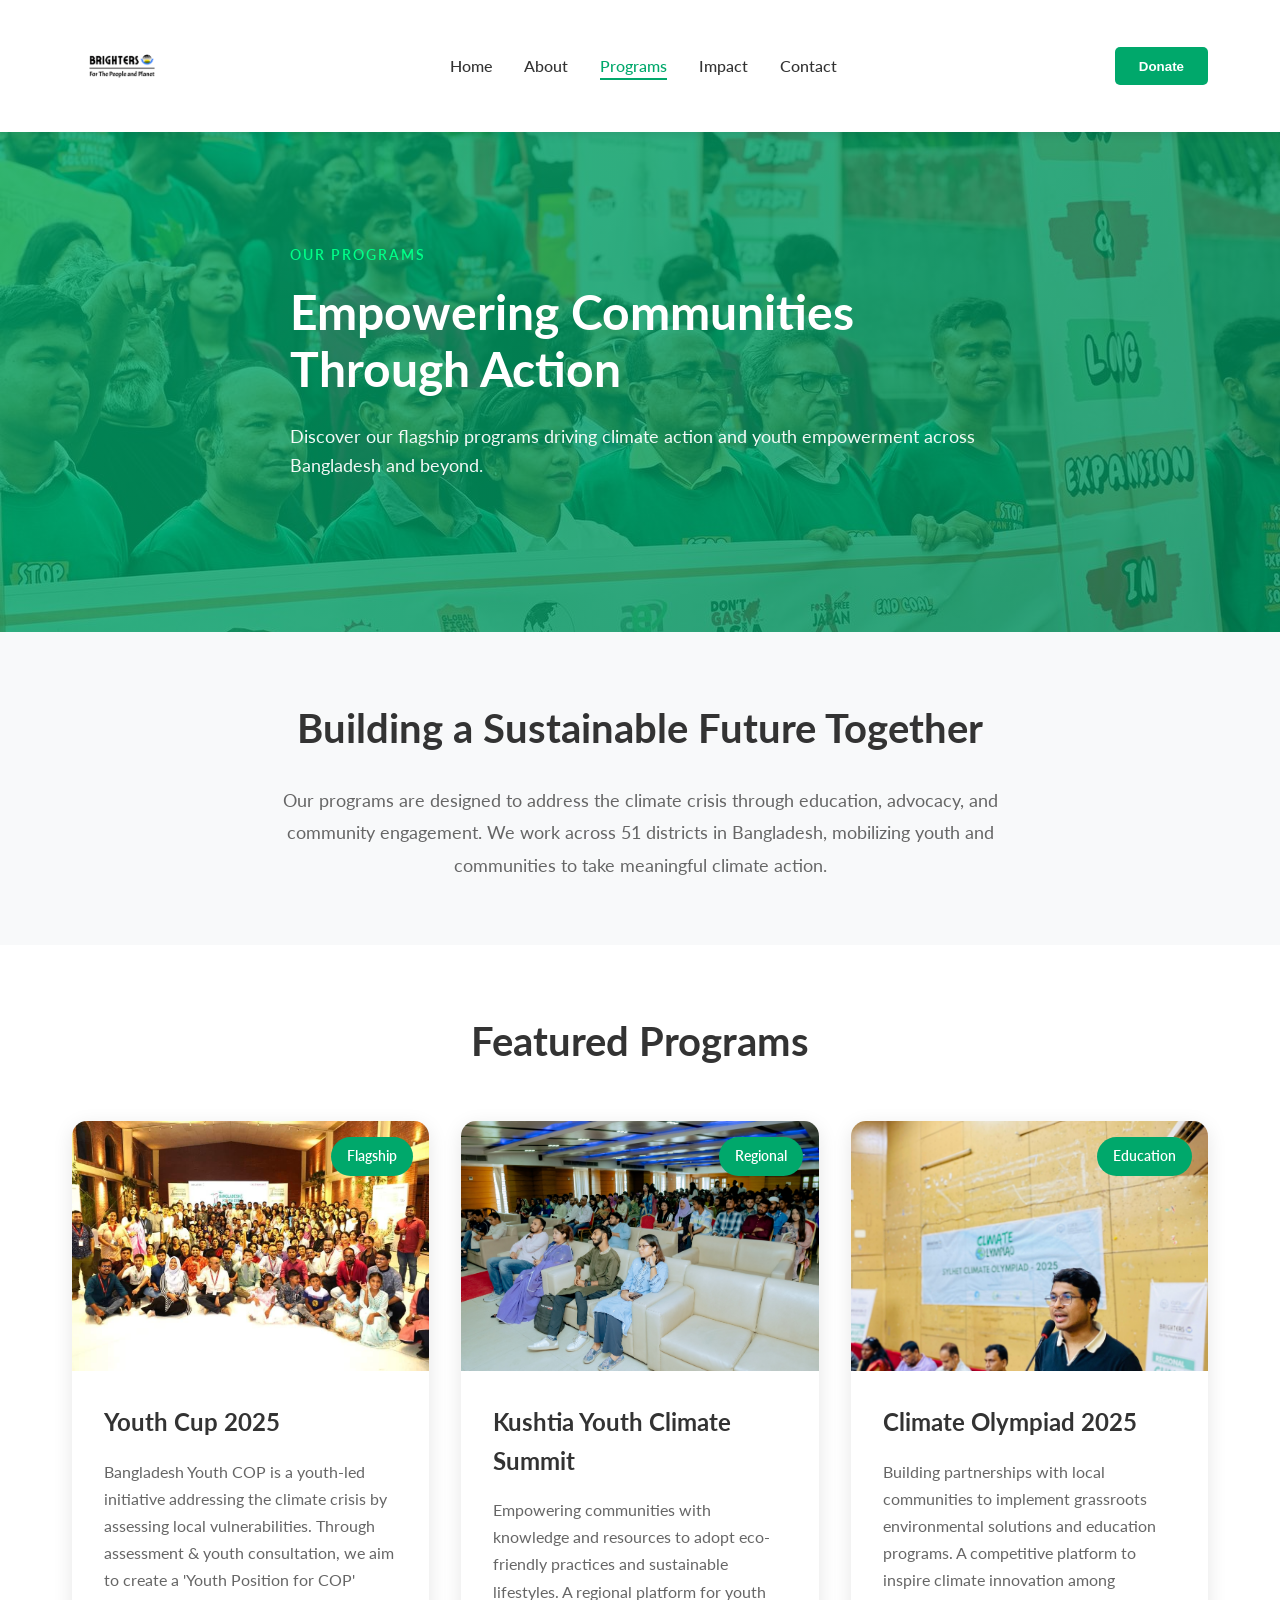
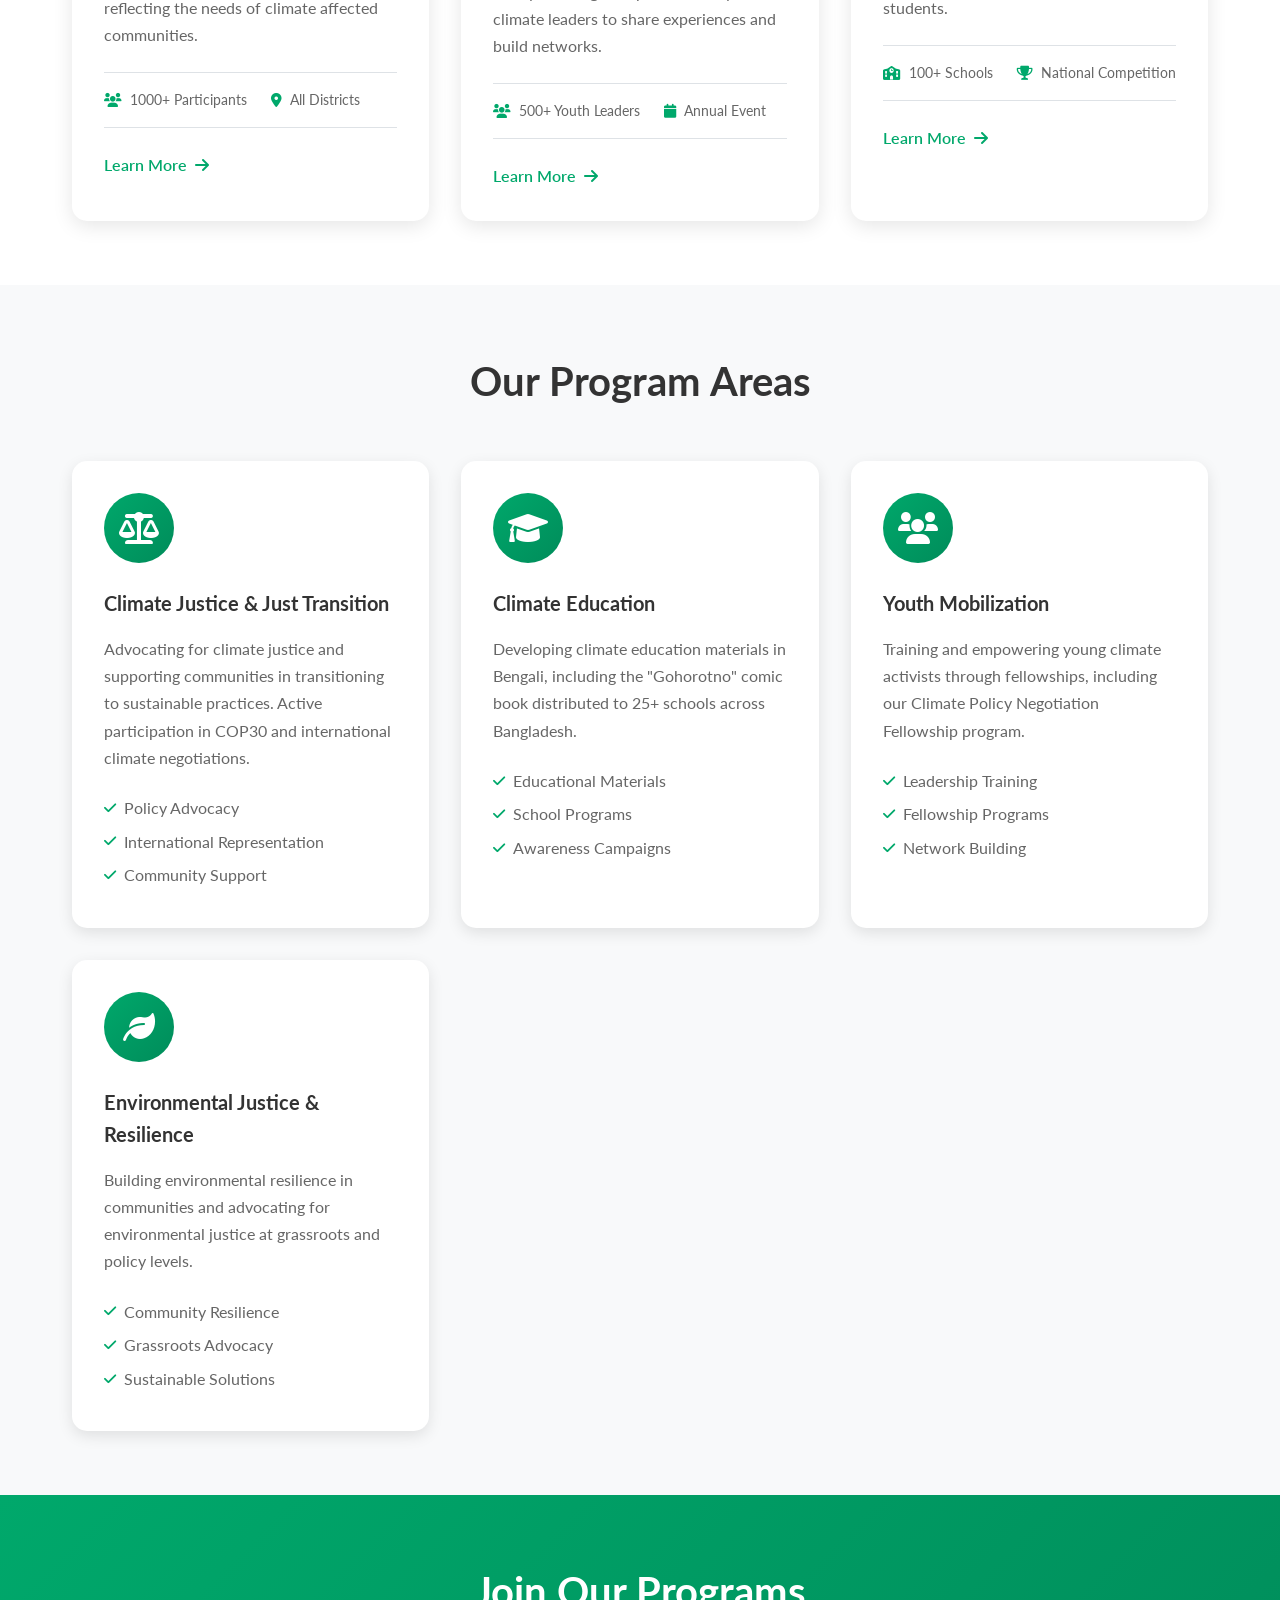
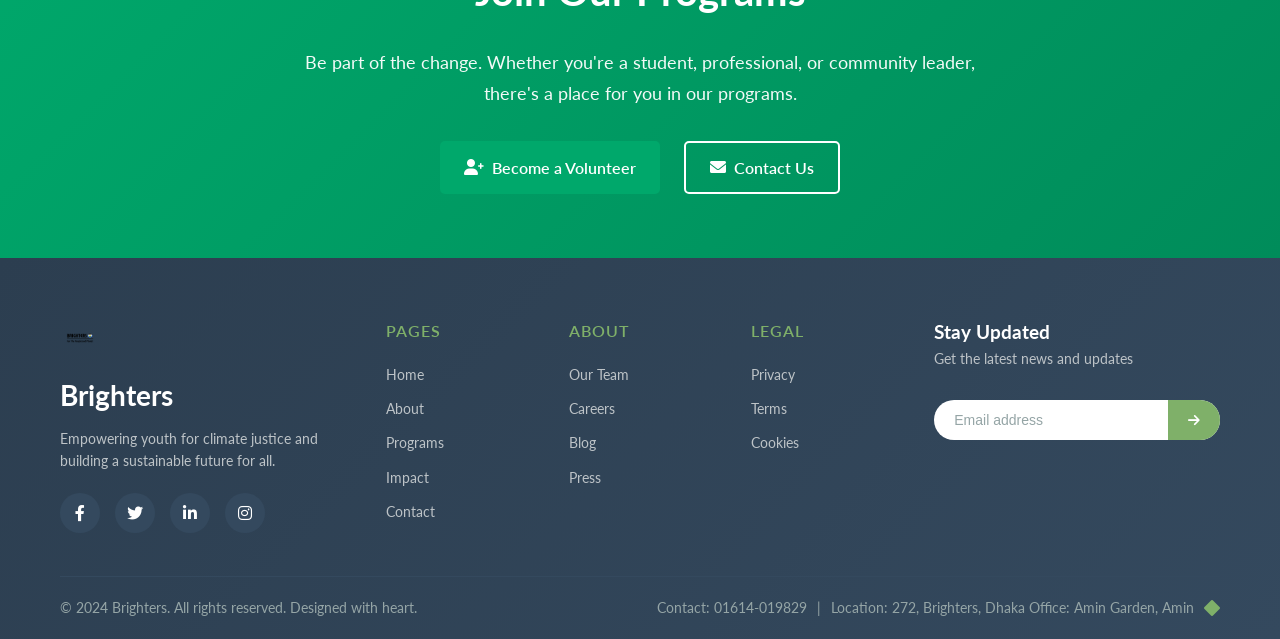
<file: programs.html>
<!DOCTYPE html>
<html lang="en">
<head>
    <meta charset="UTF-8">
    <meta name="viewport" content="width=device-width, initial-scale=1.0">
    <title>Programs - Brighters</title>
    <link rel="preconnect" href="https://fonts.googleapis.com">
    <link rel="preconnect" href="https://fonts.gstatic.com" crossorigin>
    <link href="https://fonts.googleapis.com/css2?family=Lato:wght@300;400;700;900&display=swap" rel="stylesheet">
    <link rel="stylesheet" href="https://cdnjs.cloudflare.com/ajax/libs/font-awesome/6.0.0/css/all.min.css">
    <link rel="stylesheet" href="variables.css">
    <link rel="stylesheet" href="programs.css">
    <link rel="stylesheet" href="footer.css">
</head>
<body>
    <nav class="navbar">
        <div class="nav-container">
            <div class="logo">
                <img src="logo.png" alt="BRIGHTERS">
            </div>
            <ul class="nav-menu">
                <li><a href="index.html">Home</a></li>
                <li><a href="about.html">About</a></li>
                <li><a href="programs.html" class="active">Programs</a></li>
                <li><a href="impact.html">Impact</a></li>
                <li><a href="contact.html">Contact</a></li>
            </ul>
            <button class="donate-btn">Donate</button>
            <div class="hamburger">
                <span></span>
                <span></span>
                <span></span>
            </div>
        </div>
    </nav>

    <section class="hero-section">
        <div class="hero-overlay"></div>
        <div class="hero-content">
            <div class="hero-text">
                <span class="hero-subtitle">Our Programs</span>
                <h1>Empowering Communities Through Action</h1>
                <p>Discover our flagship programs driving climate action and youth empowerment across Bangladesh and beyond.</p>
            </div>
        </div>
    </section>

    <section class="programs-intro">
        <div class="container">
            <div class="intro-content">
                <h2>Building a Sustainable Future Together</h2>
                <p>Our programs are designed to address the climate crisis through education, advocacy, and community engagement. We work across 51 districts in Bangladesh, mobilizing youth and communities to take meaningful climate action.</p>
            </div>
        </div>
    </section>

    <section class="featured-programs">
        <div class="container">
            <h2 class="section-title">Featured Programs</h2>
            <div class="programs-grid">
                <div class="program-card featured">
                    <div class="program-image-wrapper">
                        <img src="5.png" alt="Youth Cup 2025" class="program-image">
                        <div class="program-badge">Flagship</div>
                    </div>
                    <div class="program-content">
                        <h3>Youth Cup 2025</h3>
                        <p class="program-description">Bangladesh Youth COP is a youth-led initiative addressing the climate crisis by assessing local vulnerabilities. Through assessment & youth consultation, we aim to create a 'Youth Position for COP' reflecting the needs of climate affected communities.</p>
                        <div class="program-stats">
                            <div class="stat">
                                <i class="fas fa-users"></i>
                                <span>1000+ Participants</span>
                            </div>
                            <div class="stat">
                                <i class="fas fa-map-marker-alt"></i>
                                <span>All Districts</span>
                            </div>
                        </div>
                        <a href="https://www.facebook.com/YouthCopBD" class="program-link" target="_blank">
                            Learn More <i class="fas fa-arrow-right"></i>
                        </a>
                    </div>
                </div>

                <div class="program-card featured">
                    <div class="program-image-wrapper">
                        <img src="7.png" alt="Kushtia Youth Climate Summit" class="program-image">
                        <div class="program-badge">Regional</div>
                    </div>
                    <div class="program-content">
                        <h3>Kushtia Youth Climate Summit</h3>
                        <p class="program-description">Empowering communities with knowledge and resources to adopt eco-friendly practices and sustainable lifestyles. A regional platform for youth climate leaders to share experiences and build networks.</p>
                        <div class="program-stats">
                            <div class="stat">
                                <i class="fas fa-users"></i>
                                <span>500+ Youth Leaders</span>
                            </div>
                            <div class="stat">
                                <i class="fas fa-calendar"></i>
                                <span>Annual Event</span>
                            </div>
                        </div>
                        <a href="https://www.facebook.com/profile.php?id=61575626646834" class="program-link" target="_blank">
                            Learn More <i class="fas fa-arrow-right"></i>
                        </a>
                    </div>
                </div>

                <div class="program-card featured">
                    <div class="program-image-wrapper">
                        <img src="8.png" alt="Climate Olympiad 2025" class="program-image">
                        <div class="program-badge">Education</div>
                    </div>
                    <div class="program-content">
                        <h3>Climate Olympiad 2025</h3>
                        <p class="program-description">Building partnerships with local communities to implement grassroots environmental solutions and education programs. A competitive platform to inspire climate innovation among students.</p>
                        <div class="program-stats">
                            <div class="stat">
                                <i class="fas fa-school"></i>
                                <span>100+ Schools</span>
                            </div>
                            <div class="stat">
                                <i class="fas fa-trophy"></i>
                                <span>National Competition</span>
                            </div>
                        </div>
                        <a href="https://www.facebook.com/profile.php?id=61557581024914" class="program-link" target="_blank">
                            Learn More <i class="fas fa-arrow-right"></i>
                        </a>
                    </div>
                </div>
            </div>
        </div>
    </section>

    <section class="program-areas">
        <div class="container">
            <h2 class="section-title">Our Program Areas</h2>
            <div class="areas-grid">
                <div class="area-card">
                    <div class="area-icon">
                        <i class="fas fa-balance-scale"></i>
                    </div>
                    <h3>Climate Justice & Just Transition</h3>
                    <p>Advocating for climate justice and supporting communities in transitioning to sustainable practices. Active participation in COP30 and international climate negotiations.</p>
                    <ul class="area-features">
                        <li><i class="fas fa-check"></i> Policy Advocacy</li>
                        <li><i class="fas fa-check"></i> International Representation</li>
                        <li><i class="fas fa-check"></i> Community Support</li>
                    </ul>
                </div>

                <div class="area-card">
                    <div class="area-icon">
                        <i class="fas fa-graduation-cap"></i>
                    </div>
                    <h3>Climate Education</h3>
                    <p>Developing climate education materials in Bengali, including the "Gohorotno" comic book distributed to 25+ schools across Bangladesh.</p>
                    <ul class="area-features">
                        <li><i class="fas fa-check"></i> Educational Materials</li>
                        <li><i class="fas fa-check"></i> School Programs</li>
                        <li><i class="fas fa-check"></i> Awareness Campaigns</li>
                    </ul>
                </div>

                <div class="area-card">
                    <div class="area-icon">
                        <i class="fas fa-users"></i>
                    </div>
                    <h3>Youth Mobilization</h3>
                    <p>Training and empowering young climate activists through fellowships, including our Climate Policy Negotiation Fellowship program.</p>
                    <ul class="area-features">
                        <li><i class="fas fa-check"></i> Leadership Training</li>
                        <li><i class="fas fa-check"></i> Fellowship Programs</li>
                        <li><i class="fas fa-check"></i> Network Building</li>
                    </ul>
                </div>

                <div class="area-card">
                    <div class="area-icon">
                        <i class="fas fa-leaf"></i>
                    </div>
                    <h3>Environmental Justice & Resilience</h3>
                    <p>Building environmental resilience in communities and advocating for environmental justice at grassroots and policy levels.</p>
                    <ul class="area-features">
                        <li><i class="fas fa-check"></i> Community Resilience</li>
                        <li><i class="fas fa-check"></i> Grassroots Advocacy</li>
                        <li><i class="fas fa-check"></i> Sustainable Solutions</li>
                    </ul>
                </div>
            </div>
        </div>
    </section>

    <section class="get-involved">
        <div class="container">
            <div class="involved-content">
                <h2>Join Our Programs</h2>
                <p>Be part of the change. Whether you're a student, professional, or community leader, there's a place for you in our programs.</p>
                <div class="involved-actions">
                    <a href="contact.html" class="btn btn-primary">
                        <i class="fas fa-user-plus"></i>
                        Become a Volunteer
                    </a>
                    <a href="contact.html" class="btn btn-outline">
                        <i class="fas fa-envelope"></i>
                        Contact Us
                    </a>
                </div>
            </div>
        </div>
    </section>

    <footer class="footer">
        <div class="footer-container">
            <div class="footer-content">
                <div class="footer-logo">
                    <img src="logo.png" alt="Brighters Logo">
                    <h2>Brighters</h2>
                    <p>Empowering youth for climate justice and building a sustainable future for all.</p>
                    <div class="social-icons">
                        <a href="https://www.facebook.com/YouthCopBD" class="social-icon" target="_blank">
                            <i class="fab fa-facebook-f"></i>
                        </a>
                        <a href="#" class="social-icon">
                            <i class="fab fa-twitter"></i>
                        </a>
                        <a href="#" class="social-icon">
                            <i class="fab fa-linkedin-in"></i>
                        </a>
                        <a href="#" class="social-icon">
                            <i class="fab fa-instagram"></i>
                        </a>
                    </div>
                </div>
                
                <div class="footer-section">
                    <h3>Pages</h3>
                    <ul>
                        <li><a href="index.html">Home</a></li>
                        <li><a href="about.html">About</a></li>
                        <li><a href="programs.html">Programs</a></li>
                        <li><a href="impact.html">Impact</a></li>
                        <li><a href="contact.html">Contact</a></li>
                    </ul>
                </div>
                
                <div class="footer-section">
                    <h3>About</h3>
                    <ul>
                        <li><a href="about.html">Our Team</a></li>
                        <li><a href="programs.html">Careers</a></li>
                        <li><a href="impact.html">Blog</a></li>
                        <li><a href="contact.html">Press</a></li>
                    </ul>
                </div>
                
                <div class="footer-section">
                    <h3>Legal</h3>
                    <ul>
                        <li><a href="#">Privacy</a></li>
                        <li><a href="#">Terms</a></li>
                        <li><a href="#">Cookies</a></li>
                    </ul>
                </div>
                
                <div class="footer-newsletter">
                    <h3>Stay Updated</h3>
                    <p style="color: #bdc3c7; font-size: 14px; margin-bottom: 15px;">Get the latest news and updates</p>
                    <form class="newsletter-form">
                        <input type="email" placeholder="Email address" required>
                        <button type="submit">
                            <i class="fas fa-arrow-right"></i>
                        </button>
                    </form>
                </div>
            </div>
            
            <div class="footer-bottom">
                <p>&copy; 2024 Brighters. All rights reserved. Designed with heart.</p>
                <div class="footer-bottom-right">
                    <span>Contact: 01614-019829</span>
                    <span>|</span>
                    <span>Location: 272, Brighters, Dhaka Office: Amin Garden, Amin</span>
                    <i class="fas fa-diamond"></i>
                </div>
            </div>
        </div>
    </footer>

    <script src="common.js"></script>
</body>
</html>
</file>
<file: variables.css>
/* Design Tokens - CSS Variables */
:root {
    /* Primary Colors */
    --color-primary: #00a86b;
    --color-primary-dark: #008c5a;
    --color-primary-light: #00ff88;
    --color-primary-lighter: #d4edda;
    
    /* Secondary Colors */
    --color-secondary: #2c5aa0;
    --color-secondary-dark: #1e3f73;
    --color-secondary-light: #e3f2fd;
    
    /* Accent Colors */
    --color-accent: #ffa500;
    --color-accent-dark: #ff8c00;
    
    /* Neutral Colors */
    --color-dark: #2c3e50;
    --color-text: #333;
    --color-text-light: #666;
    --color-text-lighter: #999;
    --color-border: #dee2e6;
    --color-bg-light: #f8f9fa;
    --color-bg-lighter: #e9ecef;
    --color-white: #fff;
    
    /* Typography */
    --font-family-primary: 'Lato', sans-serif;
    --font-family-secondary: 'Arial', sans-serif;
    
    --font-size-xs: 0.75rem;
    --font-size-sm: 0.875rem;
    --font-size-base: 1rem;
    --font-size-lg: 1.125rem;
    --font-size-xl: 1.25rem;
    --font-size-2xl: 1.5rem;
    --font-size-3xl: 2rem;
    --font-size-4xl: 2.5rem;
    --font-size-5xl: 3rem;
    
    --font-weight-light: 300;
    --font-weight-normal: 400;
    --font-weight-medium: 500;
    --font-weight-semibold: 600;
    --font-weight-bold: 700;
    --font-weight-black: 900;
    
    /* Spacing */
    --spacing-xs: 0.25rem;
    --spacing-sm: 0.5rem;
    --spacing-md: 1rem;
    --spacing-lg: 1.5rem;
    --spacing-xl: 2rem;
    --spacing-2xl: 2.5rem;
    --spacing-3xl: 3rem;
    --spacing-4xl: 4rem;
    
    /* Border Radius */
    --radius-sm: 5px;
    --radius-md: 10px;
    --radius-lg: 15px;
    --radius-xl: 20px;
    --radius-2xl: 25px;
    --radius-full: 50%;
    
    /* Shadows */
    --shadow-sm: 0 2px 5px rgba(0, 0, 0, 0.1);
    --shadow-md: 0 5px 15px rgba(0, 0, 0, 0.1);
    --shadow-lg: 0 5px 20px rgba(0, 0, 0, 0.1);
    --shadow-xl: 0 10px 25px rgba(0, 0, 0, 0.15);
    --shadow-2xl: 0 15px 40px rgba(0, 0, 0, 0.2);
    
    /* Transitions */
    --transition-fast: 0.15s ease;
    --transition-base: 0.3s ease;
    --transition-slow: 0.5s ease;
    
    /* Z-index */
    --z-dropdown: 100;
    --z-sticky: 500;
    --z-fixed: 1000;
    --z-modal: 1100;
    --z-tooltip: 1200;
    
    /* Container */
    --container-max-width: 1200px;
    --container-padding: 2rem;
    --container-padding-mobile: 1rem;
}

/* Common Text Styles */
.heading-1 {
    font-size: var(--font-size-5xl);
    font-weight: var(--font-weight-bold);
    line-height: 1.2;
    color: var(--color-text);
}

.heading-2 {
    font-size: var(--font-size-4xl);
    font-weight: var(--font-weight-bold);
    line-height: 1.3;
    color: var(--color-text);
}

.heading-3 {
    font-size: var(--font-size-3xl);
    font-weight: var(--font-weight-semibold);
    line-height: 1.3;
    color: var(--color-text);
}

.heading-4 {
    font-size: var(--font-size-2xl);
    font-weight: var(--font-weight-semibold);
    line-height: 1.4;
    color: var(--color-text);
}

.heading-5 {
    font-size: var(--font-size-xl);
    font-weight: var(--font-weight-medium);
    line-height: 1.4;
    color: var(--color-text);
}

.body-large {
    font-size: var(--font-size-lg);
    line-height: 1.6;
    color: var(--color-text-light);
}

.body-base {
    font-size: var(--font-size-base);
    line-height: 1.6;
    color: var(--color-text-light);
}

.body-small {
    font-size: var(--font-size-sm);
    line-height: 1.5;
    color: var(--color-text-light);
}

.text-muted {
    color: var(--color-text-lighter);
}

/* Common Button Styles */
.btn {
    padding: 0.75rem 1.5rem;
    border-radius: var(--radius-sm);
    border: none;
    font-weight: var(--font-weight-semibold);
    cursor: pointer;
    transition: all var(--transition-base);
    display: inline-flex;
    align-items: center;
    gap: var(--spacing-sm);
    text-decoration: none;
    font-size: var(--font-size-base);
}

.btn-primary {
    background: var(--color-primary);
    color: var(--color-white);
}

.btn-primary:hover {
    background: var(--color-primary-dark);
    transform: translateY(-2px);
    box-shadow: var(--shadow-md);
}

.btn-secondary {
    background: var(--color-secondary);
    color: var(--color-white);
}

.btn-secondary:hover {
    background: var(--color-secondary-dark);
    transform: translateY(-2px);
    box-shadow: var(--shadow-md);
}

.btn-accent {
    background: var(--color-accent);
    color: var(--color-white);
}

.btn-accent:hover {
    background: var(--color-accent-dark);
    transform: translateY(-2px);
    box-shadow: var(--shadow-md);
}

.btn-outline {
    background: transparent;
    color: var(--color-primary);
    border: 2px solid var(--color-primary);
}

.btn-outline:hover {
    background: var(--color-primary);
    color: var(--color-white);
}

/* Common Card Styles */
.card {
    background: var(--color-white);
    border-radius: var(--radius-md);
    padding: var(--spacing-xl);
    box-shadow: var(--shadow-lg);
    transition: all var(--transition-base);
}

.card:hover {
    transform: translateY(-5px);
    box-shadow: var(--shadow-2xl);
}

.card-compact {
    padding: var(--spacing-lg);
}

.card-spacious {
    padding: var(--spacing-3xl);
}

/* Container */
.container {
    max-width: var(--container-max-width);
    margin: 0 auto;
    padding: 0 var(--container-padding);
}

@media (max-width: 768px) {
    .container {
        padding: 0 var(--container-padding-mobile);
    }
    
    .heading-1 {
        font-size: var(--font-size-3xl);
    }
    
    .heading-2 {
        font-size: var(--font-size-2xl);
    }
    
    .heading-3 {
        font-size: var(--font-size-xl);
    }
}
</file>
<file: style.css>
* {
    margin: 0;
    padding: 0;
    box-sizing: border-box;
}

body {
    font-family: 'Lato', sans-serif;
    line-height: 1.6;
    color: #333;
}

/* Navigation */
.navbar {
    background: var(--color-white, #fff);
    padding: 1rem 0;
    box-shadow: var(--shadow-md, 0 2px 10px rgba(0,0,0,0.1));
    position: fixed;
    width: 100%;
    top: 0;
    z-index: var(--z-fixed, 1000);
}

@keyframes slideDown {
    from {
        opacity: 0;
        transform: translateY(-100%);
    }
    to {
        opacity: 1;
        transform: translateY(0);
    }
}

.nav-container {
    max-width: var(--container-max-width, 1200px);
    margin: 0 auto;
    padding: 0 var(--container-padding, 2rem);
    display: flex;
    justify-content: space-between;
    align-items: center;
    gap: 2rem;
}

.logo {
    display: flex;
    align-items: center;
    flex-shrink: 0;
}

.logo img {
    height: 100px;
    width: auto;
    object-fit: contain;
}

.nav-menu {
    display: flex;
    list-style: none;
    gap: 2rem;
}

.nav-menu a {
    text-decoration: none;
    color: var(--color-text, #333);
    font-weight: var(--font-weight-medium, 500);
    transition: color var(--transition-base, 0.3s ease);
    position: relative;
}

.nav-menu a:hover {
    color: var(--color-primary, #00a86b);
}

.nav-menu a.active {
    color: var(--color-primary, #00a86b);
    position: relative;
}

.nav-menu a.active::after {
    content: '';
    position: absolute;
    bottom: -5px;
    left: 0;
    width: 100%;
    height: 2px;
    background: var(--color-primary, #00a86b);
    border-radius: 1px;
}

.donate-btn {
    background: var(--color-primary, #00a86b);
    color: var(--color-white, #fff);
    border: none;
    padding: 0.7rem 1.5rem;
    border-radius: var(--radius-sm, 5px);
    cursor: pointer;
    font-size: 1rem;
    font-weight: var(--font-weight-semibold, 600);
    transition: all var(--transition-base, 0.3s ease);
    white-space: nowrap;
}

.donate-btn:hover {
    background: var(--color-primary-dark, #008c5a);
    transform: translateY(-2px);
}

.hamburger {
    display: none;
    flex-direction: column;
    cursor: pointer;
    gap: 4px;
    padding: 10px;
    border-radius: 8px;
    transition: all var(--transition-base, 0.3s ease);
}

.hamburger span {
    width: 25px;
    height: 3px;
    background: var(--color-text, #333);
    border-radius: 2px;
    transition: all var(--transition-base, 0.3s ease);
}

/* Hero Section */
.hero {
    height: 100vh;
    display: flex;
    align-items: center;
    justify-content: center;
    text-align: center;
    color: #fff;
    margin-top: 92px;
    position: relative;
    overflow: hidden;
}

.hero-slider {
    position: absolute;
    top: 0;
    left: 0;
    width: 100%;
    height: 100%;
    z-index: 1;
}

.hero-slide {
    position: absolute;
    top: 0;
    left: 0;
    width: 100%;
    height: 100%;
    background-size: cover;
    background-position: center;
    opacity: 0;
    transform: translateX(100%);
    transition: all 1s ease-in-out;
}

.hero-slide.active {
    opacity: 1;
    transform: translateX(0);
}

.hero-slide.prev {
    opacity: 0;
    transform: translateX(-100%);
}

.hero-overlay {
    position: absolute;
    top: 0;
    left: 0;
    width: 100%;
    height: 100%;
    background: linear-gradient(rgba(0,0,0,0.4), rgba(0,0,0,0.4));
    z-index: 2;
}

.hero-content {
    position: relative;
    z-index: 3;
}

.hero-content h1 {
    font-size: 3rem;
    margin-bottom: 1rem;
    line-height: 1.2;
    animation: fadeInUp 1s ease 0.3s both;
}

.hero-content p {
    font-size: 1.2rem;
    margin-bottom: 2rem;
    animation: fadeInUp 1s ease 0.6s both;
}

.cta-btn {
    background: #00a86b;
    color: #fff;
    border: none;
    padding: 1rem 2.5rem;
    font-size: 1.1rem;
    border-radius: 5px;
    cursor: pointer;
    transition: all 0.3s ease;
    animation: fadeInUp 1s ease 0.9s both;
}

.cta-btn:hover {
    background: #008c5a;
    transform: translateY(-3px);
    box-shadow: 0 8px 20px rgba(0, 168, 107, 0.4);
}

/* Stats Section */
.stats {
    display: grid;
    grid-template-columns: repeat(3, 1fr);
    gap: 2rem;
    max-width: 1200px;
    margin: -50px auto 4rem;
    padding: 0 2rem;
    position: relative;
    z-index: 10;
}

.stat-card {
    background: var(--color-white, #fff);
    padding: 2rem;
    text-align: center;
    border-radius: var(--radius-md, 10px);
    box-shadow: var(--shadow-lg, 0 5px 20px rgba(0,0,0,0.1));
    transition: all var(--transition-slow, 0.6s ease);
}

.stat-card:hover {
    transform: translateY(-5px);
    box-shadow: var(--shadow-xl, 0 10px 25px rgba(0,0,0,0.15));
}

.stat-card:nth-child(1).animate {
    transition-delay: 0.1s;
}

.stat-card:nth-child(2).animate {
    transition-delay: 0.3s;
}

.stat-card:nth-child(3).animate {
    transition-delay: 0.5s;
}

.stat-card h2 {
    color: var(--color-primary, #00a86b);
    font-size: var(--font-size-4xl, 2.5rem);
    margin-bottom: 0.5rem;
    font-weight: var(--font-weight-bold, 700);
}

/* About Section */
.about {
    padding: 4rem 2rem;
    background: var(--color-bg-light, #f9f9f9);
}

.about-content {
    max-width: 1200px;
    margin: 0 auto;
    display: grid;
    grid-template-columns: 1fr 1fr 1fr;
    gap: 2rem;
    align-items: start;
}

.founder-section {
    display: flex;
    flex-direction: column;
    height: 100%;
}

.founder-card {
    flex: 1;
}

.leadership-title {
    text-align: center;
    font-size: 3rem;
    margin-bottom: 3rem;
    color: #333;
    opacity: 0;
    transform: translateY(-30px);
    transition: all 0.6s ease;
}

.leadership-title.animate {
    opacity: 1;
    transform: translateY(0);
}

.founder-section {
    text-align: center;
}

.founder-section h2 {
    font-size: 1.8rem;
    margin-bottom: 1.5rem;
    color: #333;
}

.founder-card {
    background: var(--color-white, #fff);
    padding: 2rem;
    border-radius: var(--radius-lg, 15px);
    box-shadow: var(--shadow-lg, 0 5px 20px rgba(0,0,0,0.1));
    transition: all var(--transition-base, 0.3s ease);
    cursor: pointer;
    position: relative;
    overflow: hidden;
}

.founder-section:nth-child(1) .founder-card.animate {
    transition: all 0.6s ease 0.2s;
}

.founder-section:nth-child(2) .founder-card.animate {
    transition: all 0.6s ease 0.4s;
}

.founder-section:nth-child(3) .founder-card.animate {
    transition: all 0.6s ease 0.6s;
}

.founder-card:hover {
    transform: translateY(-10px);
    box-shadow: var(--shadow-2xl, 0 15px 40px rgba(0,0,0,0.2));
}

.founder-image {
    width: 200px;
    height: 200px;
    border-radius: var(--radius-full, 50%);
    object-fit: cover;
    margin-bottom: 1rem;
    border: 4px solid var(--color-primary, #00a86b);
    transition: all var(--transition-base, 0.3s ease);
}

.founder-card:hover .founder-image {
    transform: scale(1.05);
}

.founder-details h3 {
    font-size: 2.2rem;
    color: #333;
    margin-bottom: 0.5rem;
}

.founder-title {
    color: var(--color-primary, #00a86b);
    font-weight: var(--font-weight-semibold, 600);
    margin-bottom: 1rem;
}

.founder-hover-content {
    opacity: 0;
    max-height: 0;
    overflow: hidden;
    transition: all 0.4s ease;
    color: #666;
    line-height: 1.6;
}

.founder-card:hover .founder-hover-content {
    opacity: 1;
    max-height: 200px;
    margin-top: 1rem;
}

.founder-hover-content p {
    margin-bottom: 0.8rem;
    font-size: 0.95rem;
}

.social-icons {
    display: flex;
    justify-content: center;
    gap: 1rem;
    margin-top: 1rem;
}

.social-link {
    font-size: 1.5rem;
    transition: color 0.3s;
}

.social-link .fa-facebook {
    color: #1877f2;
}

.social-link .fa-linkedin {
    color: #0077b5;
}

.social-link .fa-instagram {
    color: #e4405f;
}

.social-link:hover .fa-facebook {
    color: #166fe5;
}

.social-link:hover .fa-linkedin {
    color: #005885;
}

.social-link:hover .fa-instagram {
    color: #c13584;
}

.program-title {
    text-align: center;
    font-size: 3rem;
    font-weight: bold;
    margin-bottom: 3rem;
    color: #333;
    text-shadow: 0 0 20px rgba(0, 168, 107, 0.5);
    animation: fadeInDown 0.8s ease;
}

@keyframes fadeInDown {
    from {
        opacity: 0;
        transform: translateY(-30px);
    }
    to {
        opacity: 1;
        transform: translateY(0);
    }
}

.program-carousel-container {
    position: relative;
    max-width: 1200px;
    margin: 0 auto;
}

.program-details {
    display: grid;
    grid-template-columns: repeat(3, 1fr);
    gap: 2rem;
    margin-top: 3rem;
    position: relative;
}

.program-detail-card {
    background: var(--color-white, #fff);
    border-radius: var(--radius-md, 10px);
    box-shadow: var(--shadow-lg, 0 5px 20px rgba(0,0,0,0.1));
    overflow: hidden;
    transition: all var(--transition-base, 0.4s ease);
    position: relative;
}

.program-detail-card:nth-child(1).animate {
    transition: all 0.6s ease 0.2s;
}

.program-detail-card:nth-child(2).animate {
    transition: all 0.6s ease 0.4s;
}

.program-detail-card:nth-child(3).animate {
    transition: all 0.6s ease 0.6s;
}

.program-detail-card:hover {
    transform: translateY(-10px) scale(1.02);
    box-shadow: var(--shadow-2xl, 0 15px 40px rgba(0,0,0,0.2));
}

.program-image {
    width: 100%;
    height: 100%;
    object-fit: cover;
    position: absolute;
    top: 0;
    left: 0;
    transition: transform 0.5s ease;
}

.program-detail-card:hover .program-image {
    transform: scale(1.1);
}

.program-detail-card h3 {
    padding: 1rem 1.5rem 0.5rem;
    font-size: 1.5rem;
    color: #fff;
    position: relative;
    z-index: 2;
    opacity: 1;
    transform: translateY(0);
    transition: all 0.4s ease;
    text-align: center;
}

.program-detail-card h3::after {
    content: '';
    position: absolute;
    bottom: 0px;
    left: 50%;
    transform: translateX(-50%);
    width: 60px;
    height: 2px;
    background: #ffa500;
    transition: width 0.4s ease;
}

.program-detail-card p {
    padding: 0 1.5rem;
    color: #fff;
    line-height: 1.6;
    position: relative;
    z-index: 2;
    opacity: 1;
    transform: translateY(0);
    transition: all 0.4s ease 0.1s;
}

.program-btn {
    display: inline-block;
    margin: 1rem 1.5rem 1.5rem;
    padding: 0.8rem 2rem;
    background: var(--color-primary, #00a86b);
    color: var(--color-white, #fff);
    text-decoration: none;
    border-radius: var(--radius-sm, 5px);
    font-weight: var(--font-weight-semibold, 600);
    position: relative;
    z-index: 2;
    opacity: 1;
    transform: translateY(0);
    transition: all var(--transition-base, 0.3s ease);
}

.program-btn:hover {
    background: var(--color-primary-dark, #008c5a);
    transform: translateY(-2px);
    box-shadow: 0 5px 15px rgba(0, 168, 107, 0.3);
}

.program-detail-card::after {
    content: '';
    position: absolute;
    top: 0;
    left: 0;
    right: 0;
    bottom: 0;
    background: linear-gradient(to bottom, rgba(0, 0, 0, 0.5), rgba(0, 0, 0, 0.8));
    opacity: 1;
    transition: opacity 0.4s ease;
    z-index: 1;
}

.carousel-btn {
    position: absolute;
    top: 50%;
    transform: translateY(-50%);
    background: rgba(0, 168, 107, 0.9);
    color: #fff;
    border: none;
    width: 50px;
    height: 50px;
    border-radius: 50%;
    cursor: pointer;
    font-size: 1.2rem;
    display: none;
    align-items: center;
    justify-content: center;
    transition: all 0.3s ease;
    z-index: 10;
    box-shadow: 0 4px 15px rgba(0, 0, 0, 0.2);
}

.carousel-btn:hover {
    background: #008c5a;
    transform: translateY(-50%) scale(1.1);
    box-shadow: 0 6px 20px rgba(0, 0, 0, 0.3);
}

.carousel-btn:active {
    transform: translateY(-50%) scale(0.95);
}

.prev-btn {
    left: -60px;
}

.next-btn {
    right: -60px;
}

.carousel-dots {
    display: none;
    justify-content: center;
    gap: 10px;
    margin-top: 2rem;
}

.carousel-dot {
    width: 12px;
    height: 12px;
    border-radius: 50%;
    background: #ddd;
    cursor: pointer;
    transition: all 0.3s ease;
    border: 2px solid transparent;
}

.carousel-dot:hover {
    background: #00a86b;
    transform: scale(1.2);
}

.carousel-dot.active {
    background: #00a86b;
    width: 30px;
    border-radius: 6px;
}

.about-text h2 {
    font-size: 2rem;
    margin-bottom: 1rem;
    color: #333;
}

.about-text ul {
    list-style: none;
    margin: 1.5rem 0;
}

.about-text li {
    margin: 0.5rem 0;
    color: #555;
}

.learn-btn {
    background: #ffa500;
    color: #fff;
    border: none;
    padding: 0.8rem 2rem;
    border-radius: 5px;
    cursor: pointer;
    font-size: 1rem;
    transition: background 0.3s;
}

.learn-btn:hover {
    background: #ff8c00;
}

/* Programs Section */
.programs {
    padding: 4rem 2rem;
    max-width: var(--container-max-width, 1200px);
    margin: 0 auto;
}

.programs h2 {
    font-size: 2.5rem;
    margin-bottom: 2rem;
    line-height: 1.3;
}

.program-cards {
    display: grid;
    grid-template-columns: 1fr 1fr;
    gap: 2rem;
}

.program-card {
    padding: 3rem;
    border-radius: 10px;
    color: #fff;
}

.program-card.yellow {
    background: #ffa500;
}

.program-card.green {
    background: #00a86b;
}

.program-card h3 {
    font-size: 1.8rem;
    margin-bottom: 1rem;
}

/* Impact Section */
.impact {
    display: grid;
    grid-template-columns: 1fr 1fr;
    gap: 3rem;
    max-width: 1200px;
    margin: 4rem auto;
    padding: 0 2rem;
    align-items: center;
}

.impact img {
    width: 100%;
    border-radius: 10px;
}

.impact-text h2 {
    font-size: 2.5rem;
    margin-bottom: 1rem;
}

/* Footer */
footer {
    background: var(--color-dark, #2c3e50);
    color: var(--color-white, #fff);
    padding: 3rem 2rem 1rem;
}

.footer-content {
    max-width: 1200px;
    margin: 0 auto;
    display: grid;
    grid-template-columns: repeat(3, 1fr);
    gap: 2rem;
    margin-bottom: 2rem;
}

.footer-section h3, .footer-section h4 {
    margin-bottom: 1rem;
}

.footer-section a {
    display: block;
    color: #bbb;
    text-decoration: none;
    margin: 0.5rem 0;
}

.footer-section a:hover {
    color: var(--color-primary, #00a86b);
}

.copyright {
    text-align: center;
    padding-top: 2rem;
    border-top: 1px solid #444;
    color: #bbb;
}

/* Enhanced Mobile Navigation */
@media (max-width: 768px) {
    .navbar {
        padding: 0.5rem 0;
    }
    
    .nav-container {
        padding: 0 var(--container-padding-mobile, 1rem);
        gap: 0.75rem;
    }
    
    .logo img {
        height: 60px;
    }
    
    .hamburger {
        display: flex !important;
        min-width: 44px;
        min-height: 44px;
        justify-content: center;
        align-items: center;
        z-index: 1001;
    }
    
    .hamburger:hover {
        background: rgba(0, 168, 107, 0.1);
    }
    
    .hamburger.active span:nth-child(1) {
        transform: rotate(45deg) translate(4px, 4px);
    }
    
    .hamburger.active span:nth-child(2) {
        opacity: 0;
    }
    
    .hamburger.active span:nth-child(3) {
        transform: rotate(-45deg) translate(5px, -5px);
    }
    
    .nav-menu {
        position: fixed;
        left: -100%;
        top: 70px;
        width: 100%;
        height: calc(100vh - 70px);
        background: rgba(255, 255, 255, 0.98);
        backdrop-filter: blur(20px);
        flex-direction: column;
        justify-content: flex-start;
        align-items: center;
        padding: 1.5rem 1rem;
        transition: left 0.4s ease;
        box-shadow: var(--shadow-xl, 0 4px 20px rgba(0, 0, 0, 0.1));
        z-index: 999;
        overflow-y: auto;
        list-style: none;
    }
    
    .nav-menu.active {
        left: 0;
    }
    
    .nav-menu li {
        margin: 0.5rem 0;
        width: 100%;
        max-width: 280px;
        opacity: 0;
        transform: translateY(20px);
        transition: all 0.3s ease;
    }
    
    .nav-menu.active li {
        opacity: 1;
        transform: translateY(0);
    }
    
    .nav-menu.active li:nth-child(1) { transition-delay: 0.1s; }
    .nav-menu.active li:nth-child(2) { transition-delay: 0.15s; }
    .nav-menu.active li:nth-child(3) { transition-delay: 0.2s; }
    .nav-menu.active li:nth-child(4) { transition-delay: 0.25s; }
    .nav-menu.active li:nth-child(5) { transition-delay: 0.3s; }
    
    .nav-menu a {
        font-size: 1rem;
        font-weight: 600;
        padding: 0.875rem 1.5rem;
        border-radius: 12px;
        transition: all 0.3s ease;
        display: flex;
        align-items: center;
        justify-content: center;
        width: 100%;
        text-align: center;
        position: relative;
        min-height: 44px;
    }
    
    .nav-menu a:hover {
        background: rgba(0, 168, 107, 0.1);
        transform: translateY(-2px);
        color: #00a86b;
    }
    
    .nav-menu a.active {
        background: linear-gradient(135deg, var(--color-primary, #00a86b), var(--color-primary-dark, #008c5a));
        color: var(--color-white, white);
        box-shadow: 0 4px 15px rgba(0, 168, 107, 0.3);
    }
    
    .nav-menu a.active::after {
        display: none;
    }
    
    .donate-btn {
        display: none;
    }
    
    /* Content Adjustments */
    .hero {
        margin-top: 60px;
    }
    
    .hero-content h1 {
        font-size: 1.75rem;
        line-height: 1.3;
    }
    
    .hero-content p {
        font-size: 0.95rem;
        line-height: 1.5;
    }
    
    .stats {
        padding: 0 1rem;
        gap: 1rem;
    }
    
    .stat-card {
        padding: 1.5rem 1rem;
    }
    
    .stat-card h2 {
        font-size: 2rem;
    }
    
    .about {
        padding: 3rem 1rem;
    }
    
    .leadership-title {
        font-size: 2rem;
        margin-bottom: 2rem;
    }
    
    .founder-section h2 {
        font-size: 1.5rem;
        margin-bottom: 1.25rem;
    }
    
    .founder-card {
        padding: 1.5rem 1rem;
    }
    
    .founder-image {
        width: 150px;
        height: 150px;
    }
    
    .founder-details h3 {
        font-size: 1.5rem;
    }
    
    .founder-title {
        font-size: 0.9rem;
    }
    
    .programs {
        padding: 3rem 1rem;
    }
    
    .program-title {
        font-size: 2rem;
        margin-bottom: 2rem;
    }
    
    .program-detail-card h3 {
        font-size: 1.25rem;
        padding: 1rem;
    }
    
    .program-detail-card p {
        font-size: 0.9rem;
        padding: 0 1rem;
    }
    
    .program-btn {
        margin: 1rem;
        padding: 0.75rem 1.5rem;
        font-size: 0.9rem;
    }
    
    footer {
        padding: 2.5rem 1rem 1rem;
    }
}

/* General Mobile Responsive */
@media (max-width: 768px) {
    .hero-content h1 {
        font-size: 2rem;
    }

    .stats {
        grid-template-columns: 1fr;
        margin-top: 2rem;
    }

    .about-content,
    .program-cards,
    .footer-content {
        grid-template-columns: 1fr;
    }

    .program-details {
        grid-template-columns: 1fr;
        gap: 1rem;
    }

    .program-detail-card {
        animation: fadeInUp 0.6s ease;
    }

    .carousel-btn {
        display: none;
    }

    .carousel-dots {
        display: none;
    }

    .programs h2,
    .impact-text h2 {
        font-size: 1.8rem;
    }
}

/* Ultra-narrow mobile devices (2-70px wide) */
@media (max-width: 70px) {
    .nav-container {
        padding: 0 0.25rem;
        gap: 0.25rem;
    }
    
    .logo img {
        height: 30px;
    }
    
    .hamburger {
        display: flex;
    }
    
    .hamburger span {
        width: 15px;
        height: 2px;
    }
    
    .nav-menu {
        top: 50px;
        padding: 1rem 0;
        font-size: 0.8rem;
    }
    
    .hero {
        margin-top: 50px;
        height: 50vh;
        min-height: 200px;
    }
    
    .hero-content h1 {
        font-size: 1rem;
        line-height: 1.1;
        margin-bottom: 0.5rem;
    }
    
    .hero-content p {
        font-size: 0.7rem;
        margin-bottom: 1rem;
    }
    
    .cta-btn {
        padding: 0.5rem 1rem;
        font-size: 0.7rem;
    }
    
    .stats {
        padding: 0 0.25rem;
        gap: 0.5rem;
        margin: 1rem auto 2rem;
    }
    
    .stat-card {
        padding: 1rem 0.5rem;
    }
    
    .stat-card h2 {
        font-size: 1.2rem;
    }
    
    .stat-card p {
        font-size: 0.7rem;
    }
    
    .about {
        padding: 2rem 0.25rem;
    }
    
    .leadership-title {
        font-size: 1.5rem;
        margin-bottom: 1.5rem;
    }
    
    .founder-section h2 {
        font-size: 1rem;
        margin-bottom: 1rem;
    }
    
    .founder-card {
        padding: 1rem 0.5rem;
    }
    
    .founder-image {
        width: 80px;
        height: 80px;
    }
    
    .founder-details h3 {
        font-size: 1rem;
    }
    
    .founder-title {
        font-size: 0.7rem;
    }
    
    .founder-hover-content p {
        font-size: 0.6rem;
    }
    
    .programs {
        padding: 2rem 0.25rem;
    }
    
    .program-title {
        font-size: 1.5rem;
        margin-bottom: 1.5rem;
    }
    
    .program-detail-card {
        margin-bottom: 1rem;
    }
    
    .program-detail-card h3 {
        font-size: 1rem;
        padding: 0.5rem;
    }
    
    .program-detail-card p {
        font-size: 0.7rem;
        padding: 0 0.5rem;
    }
    
    .program-btn {
        margin: 0.5rem;
        padding: 0.5rem 1rem;
        font-size: 0.7rem;
    }
    
    footer {
        padding: 2rem 0.25rem 1rem;
    }
    
    .footer-section h3,
    .footer-section h4 {
        font-size: 1rem;
    }
    
    .footer-section a,
    .footer-section p {
        font-size: 0.7rem;
    }
    
    .copyright {
        font-size: 0.6rem;
    }
}
</file>
<file: footer.css>
/* Footer Styles */
.footer {
    background: linear-gradient(135deg, #2c3e50 0%, #34495e 100%);
    color: #ffffff;
    padding: 60px 0 20px;
    margin-top: auto;
}

.footer-container {
    max-width: 1200px;
    margin: 0 auto;
    padding: 0 20px;
}

.footer-content {
    display: grid;
    grid-template-columns: 2fr 1fr 1fr 1fr 2fr;
    gap: 40px;
    margin-bottom: 40px;
}

.footer-logo {
    display: flex;
    align-items: flex-start;
    flex-direction: column;
}

.footer-logo img {
    height: 40px;
    margin-bottom: 15px;
}

.footer-logo h2 {
    font-size: 28px;
    font-weight: 700;
    margin: 0 0 10px 0;
    color: #ffffff;
}

.footer-logo p {
    color: #bdc3c7;
    font-size: 14px;
    line-height: 1.6;
    margin: 0;
}

.footer-section h3 {
    font-size: 16px;
    font-weight: 600;
    margin-bottom: 20px;
    color: #7fb069;
    text-transform: uppercase;
    letter-spacing: 1px;
}

.footer-section ul {
    list-style: none;
    padding: 0;
    margin: 0;
}

.footer-section ul li {
    margin-bottom: 12px;
}

.footer-section ul li a {
    color: #bdc3c7;
    text-decoration: none;
    font-size: 14px;
    transition: color 0.3s ease;
}

.footer-section ul li a:hover {
    color: #7fb069;
}

.footer-newsletter {
    display: flex;
    flex-direction: column;
}

.newsletter-form {
    display: flex;
    margin-top: 15px;
    border-radius: 25px;
    overflow: hidden;
    background: #ffffff;
}

.newsletter-form input {
    flex: 1;
    padding: 12px 20px;
    border: none;
    outline: none;
    font-size: 14px;
    background: transparent;
}

.newsletter-form input::placeholder {
    color: #95a5a6;
}

.newsletter-form button {
    background: #7fb069;
    border: none;
    padding: 12px 20px;
    color: white;
    cursor: pointer;
    transition: background 0.3s ease;
}

.newsletter-form button:hover {
    background: #6a9b57;
}

.social-icons {
    display: flex;
    gap: 15px;
    margin-top: 20px;
}

.social-icon {
    width: 40px;
    height: 40px;
    background: #34495e;
    border-radius: 50%;
    display: flex;
    align-items: center;
    justify-content: center;
    color: #ffffff;
    text-decoration: none;
    transition: all 0.3s ease;
    font-size: 16px;
}

.social-icon:hover {
    background: #7fb069;
    transform: translateY(-2px);
}

.footer-bottom {
    border-top: 1px solid #34495e;
    padding-top: 20px;
    display: flex;
    justify-content: space-between;
    align-items: center;
    flex-wrap: wrap;
    gap: 20px;
}

.footer-bottom p {
    margin: 0;
    color: #95a5a6;
    font-size: 14px;
}

.footer-bottom-right {
    display: flex;
    align-items: center;
    gap: 10px;
}

.footer-bottom-right span {
    color: #95a5a6;
    font-size: 14px;
}

.footer-bottom-right i {
    color: #7fb069;
    font-size: 16px;
}

/* Responsive Design */
@media (max-width: 1024px) {
    .footer-content {
        grid-template-columns: 2fr 1fr 1fr 2fr;
        gap: 30px;
    }
}

@media (max-width: 768px) {
    .footer {
        padding: 40px 0 20px;
    }
    
    .footer-content {
        grid-template-columns: 1fr 1fr;
        gap: 30px;
    }
    
    .footer-logo {
        grid-column: 1 / -1;
        text-align: center;
        margin-bottom: 20px;
    }
    
    .footer-newsletter {
        grid-column: 1 / -1;
        text-align: center;
    }
    
    .social-icons {
        justify-content: center;
    }
    
    .footer-bottom {
        flex-direction: column;
        text-align: center;
        gap: 15px;
    }
}

@media (max-width: 480px) {
    .footer-container {
        padding: 0 15px;
    }
    
    .footer-content {
        grid-template-columns: 1fr;
        gap: 25px;
        text-align: center;
    }
    
    .footer-logo h2 {
        font-size: 24px;
    }
    
    .newsletter-form {
        flex-direction: column;
        border-radius: 8px;
    }
    
    .newsletter-form input,
    .newsletter-form button {
        border-radius: 0;
    }
    
    .newsletter-form input {
        border-radius: 8px 8px 0 0;
    }
    
    .newsletter-form button {
        border-radius: 0 0 8px 8px;
    }
    
    .social-icons {
        flex-wrap: wrap;
        justify-content: center;
    }
}
</file>
<file: about.css>
* {
    margin: 0;
    padding: 0;
    box-sizing: border-box;
}

body {
    font-family: var(--font-family-primary, 'Lato', sans-serif);
    line-height: 1.6;
    color: var(--color-text, #333);
    overflow-x: hidden;
}

/* Navigation */
.navbar {
    position: fixed;
    top: 0;
    width: 100%;
    background: rgba(255, 255, 255, 0.98);
    backdrop-filter: blur(10px);
    z-index: 1000;
    padding: 1rem 0;
    transition: all 0.3s ease;
    box-shadow: 0 2px 15px rgba(0, 0, 0, 0.08);
    animation: slideDown 0.6s ease-out;
}

@keyframes slideDown {
    from {
        opacity: 0;
        transform: translateY(-100%);
    }
    to {
        opacity: 1;
        transform: translateY(0);
    }
}

.navbar.scrolled {
    padding: 0.5rem 0;
    box-shadow: 0 5px 25px rgba(0, 0, 0, 0.12);
}

.nav-container {
    max-width: 1200px;
    margin: 0 auto;
    display: flex;
    justify-content: space-between;
    align-items: center;
    padding: 0 2rem;
    gap: 0.5rem;
    position: relative;
}

.nav-logo,
.logo {
    display: flex;
    align-items: center;
    gap: 0.5rem;
    animation: fadeIn 0.8s ease-out 0.2s both;
}

@keyframes fadeIn {
    from {
        opacity: 0;
    }
    to {
        opacity: 1;
    }
}

.nav-logo img,
.logo img {
    height: 100px;
    width: auto;
    object-fit: contain;
    transition: transform 0.3s ease;
}

.nav-logo img:hover,
.logo img:hover {
    transform: scale(1.05);
}

.hamburger {
    display: none;
    flex-direction: column;
    cursor: pointer;
    gap: 4px;
}

.hamburger span {
    width: 25px;
    height: 3px;
    background: #333;
    transition: 0.3s;
    border-radius: 2px;
}

.nav-menu {
    display: flex;
    list-style: none;
    gap: 2rem;
    animation: fadeIn 0.8s ease-out 0.4s both;
}

.nav-menu a {
    text-decoration: none;
    color: #333;
    font-weight: 500;
    transition: all 0.3s ease;
    position: relative;
    padding: 0.5rem 0;
}

.nav-menu a::before {
    content: '';
    position: absolute;
    bottom: 0;
    left: 50%;
    width: 0;
    height: 2px;
    background: linear-gradient(90deg, #00ff88, #00cc6a);
    transition: all 0.3s ease;
    transform: translateX(-50%);
}

.nav-menu a:hover::before,
.nav-menu a.active::before {
    width: 100%;
}

.nav-menu a:hover,
.nav-menu a.active {
    color: #2c5aa0;
}

.donate-btn {
    background: linear-gradient(135deg, #4CAF50, #45a049);
    color: white;
    border: none;
    padding: 0.75rem 1.5rem;
    border-radius: 25px;
    cursor: pointer;
    font-weight: 600;
    transition: all 0.3s ease;
    white-space: nowrap;
    min-width: fit-content;
    box-shadow: 0 4px 15px rgba(76, 175, 80, 0.3);
    animation: fadeIn 0.8s ease-out 0.6s both;
}

.donate-btn:hover {
    background: linear-gradient(135deg, #45a049, #3d8b40);
    transform: translateY(-2px);
    box-shadow: 0 6px 20px rgba(76, 175, 80, 0.4);
}

/* Hero Section with Enhanced Animations */
.hero-section {
    position: relative;
    height: 65vh;
    min-height: 450px;
    background: linear-gradient(135deg, rgba(30, 60, 114, 0.85) 0%, rgba(42, 82, 152, 0.85) 100%), url('14.png');
    background-size: cover;
    background-position: center;
    background-repeat: no-repeat;
    display: flex;
    align-items: center;
    overflow: hidden;
    margin-top: 80px;
}

.hero-section::before {
    content: '';
    position: absolute;
    top: 0;
    left: 0;
    right: 0;
    bottom: 0;
    background: radial-gradient(circle at 30% 50%, rgba(0, 255, 136, 0.1), transparent 50%);
    animation: pulseGlow 4s ease-in-out infinite;
}

@keyframes pulseGlow {
    0%, 100% { opacity: 0.5; }
    50% { opacity: 0.8; }
}

.hero-content {
    max-width: 1200px;
    margin: 0 auto;
    padding: 0 2rem;
    z-index: 2;
    position: relative;
}

.hero-text {
    max-width: 650px;
    animation: slideInLeft 1s ease-out;
}

@keyframes slideInLeft {
    from {
        opacity: 0;
        transform: translateX(-50px);
    }
    to {
        opacity: 1;
        transform: translateX(0);
    }
}

.hero-subtitle {
    color: #00ff88;
    font-size: 1rem;
    font-weight: 600;
    text-transform: uppercase;
    letter-spacing: 2px;
    margin-bottom: 1rem;
    display: block;
    animation: fadeInUp 1s ease-out 0.2s both;
}

@keyframes fadeInUp {
    from {
        opacity: 0;
        transform: translateY(30px);
    }
    to {
        opacity: 1;
        transform: translateY(0);
    }
}

.hero-text h1 {
    font-size: 3.5rem;
    color: white;
    font-weight: 700;
    line-height: 1.2;
    margin-bottom: 1.5rem;
    animation: fadeInUp 1s ease-out 0.4s both;
    text-shadow: 2px 2px 4px rgba(0, 0, 0, 0.3);
}

.hero-text p {
    color: rgba(255, 255, 255, 0.95);
    font-size: 1.15rem;
    margin-bottom: 2rem;
    line-height: 1.7;
    animation: fadeInUp 1s ease-out 0.6s both;
    text-shadow: 1px 1px 2px rgba(0, 0, 0, 0.2);
}

.cta-button {
    background: white;
    color: #2c5aa0;
    border: none;
    padding: 1rem 2.5rem;
    border-radius: 30px;
    font-weight: 600;
    cursor: pointer;
    display: inline-flex;
    align-items: center;
    gap: 0.75rem;
    transition: all 0.3s ease;
    animation: fadeInUp 1s ease-out 0.8s both;
    box-shadow: 0 8px 25px rgba(0, 0, 0, 0.2);
    font-size: 1rem;
}

.cta-button i {
    transition: transform 0.3s ease;
}

.cta-button:hover {
    transform: translateY(-3px);
    box-shadow: 0 12px 35px rgba(0, 0, 0, 0.25);
    background: #f0f8ff;
}

.cta-button:hover i {
    transform: translateX(5px);
}

/* About Content Section */
.about-content {
    padding: 5rem 0;
    background: linear-gradient(180deg, #f8f9fa 0%, #ffffff 100%);
}

.container {
    max-width: 1200px;
    margin: 0 auto;
    padding: 0 2rem;
}

.content-grid {
    animation: fadeIn 1s ease-out;
}

/* Sidebar with Enhanced Design */
.sidebar {
    animation: slideInRight 1s ease-out;
}

@keyframes slideInRight {
    from {
        opacity: 0;
        transform: translateX(30px);
    }
    to {
        opacity: 1;
        transform: translateX(0);
    }
}

.company-info {
    background: white;
    border-radius: 20px;
    padding: 2.5rem;
    box-shadow: 0 10px 40px rgba(0, 0, 0, 0.08);
    transition: all 0.4s ease;
    position: sticky;
    top: 100px;
}

.company-info:hover {
    transform: translateY(-8px);
    box-shadow: 0 15px 50px rgba(0, 0, 0, 0.12);
}

.logo-section {
    text-align: center;
    margin-bottom: 2.5rem;
}

.company-logo {
    width: 70px;
    height: 70px;
    background: linear-gradient(135deg, #00ff88, #00cc6a);
    border-radius: 50%;
    display: flex;
    align-items: center;
    justify-content: center;
    margin: 0 auto 1.5rem;
    animation: pulse 2s infinite;
    box-shadow: 0 5px 20px rgba(0, 255, 136, 0.3);
}

@keyframes pulse {
    0%, 100% { 
        transform: scale(1);
        box-shadow: 0 5px 20px rgba(0, 255, 136, 0.3);
    }
    50% { 
        transform: scale(1.05);
        box-shadow: 0 8px 30px rgba(0, 255, 136, 0.5);
    }
}

.company-logo i {
    font-size: 1.8rem;
    color: white;
}

.logo-section h3 {
    color: #333;
    font-size: 1.3rem;
    margin-bottom: 0.5rem;
    font-weight: 700;
    white-space: nowrap;
    overflow: visible;
}

.stats-section {
    margin-top: 1rem;
}

.stat-item {
    display: flex;
    flex-direction: column;
    align-items: center;
    gap: 0.5rem;
    margin-bottom: 2rem;
    padding: 1.5rem;
    border-radius: 15px;
    transition: all 0.3s ease;
    text-align: center;
    background: linear-gradient(135deg, #f8f9fa, #ffffff);
    border: 2px solid transparent;
}

.stat-item:hover {
    background: linear-gradient(135deg, #e3f2fd, #f0f8ff);
    transform: translateY(-5px) scale(1.02);
    box-shadow: 0 8px 25px rgba(44, 90, 160, 0.15);
    border-color: #00ff88;
}

.stat-item i {
    color: #2c5aa0;
    font-size: 1.8rem;
    margin-bottom: 0.5rem;
    transition: all 0.3s ease;
}

.stat-item:hover i {
    transform: scale(1.1) rotate(5deg);
    color: #00ff88;
}

.stat-item .counter {
    font-size: 2rem;
    font-weight: 700;
    color: #2c5aa0;
    margin-bottom: 0.25rem;
    transition: all 0.3s ease;
}

.stat-item:hover .counter {
    color: #00ff88;
}

.stat-item small {
    color: #666;
    font-size: 0.85rem;
    font-weight: 500;
    text-transform: uppercase;
    letter-spacing: 0.5px;
}

/* Main Content with Enhanced Animations */
.main-content {
    animation: slideInUp 1s ease-out 0.3s both;
}

@keyframes slideInUp {
    from {
        opacity: 0;
        transform: translateY(30px);
    }
    to {
        opacity: 1;
        transform: translateY(0);
    }
}

.content-header {
    background: white;
    border-radius: 20px;
    padding: 3rem;
    margin-bottom: 2rem;
    box-shadow: 0 10px 40px rgba(0, 0, 0, 0.08);
    transition: all 0.3s ease;
}

.content-header:hover {
    box-shadow: 0 15px 50px rgba(0, 0, 0, 0.12);
}

.badge-group {
    display: flex;
    gap: 1rem;
    margin-bottom: 2rem;
    flex-wrap: wrap;
}

.badge {
    padding: 0.65rem 1.25rem;
    border-radius: 25px;
    font-size: 0.9rem;
    font-weight: 600;
    background: #e9ecef;
    color: #666;
    transition: all 0.3s ease;
    cursor: pointer;
    border: 2px solid transparent;
}

.badge:hover {
    transform: translateY(-2px) scale(1.05);
    box-shadow: 0 5px 15px rgba(0, 0, 0, 0.1);
}

.badge.green {
    background: linear-gradient(135deg, #d4edda, #c3e6cb);
    color: #155724;
}

.badge.green.active {
    background: linear-gradient(135deg, #155724, #0f4419);
    color: white;
    box-shadow: 0 5px 20px rgba(21, 87, 36, 0.3);
}

.badge.active {
    background: linear-gradient(135deg, #2c5aa0, #1e3f73);
    color: white;
    border-color: #00ff88;
    box-shadow: 0 5px 20px rgba(44, 90, 160, 0.3);
}

.dynamic-content {
    display: none;
    animation: fadeIn 0.5s ease;
}

.dynamic-content.active {
    display: block;
}

.content-header h2 {
    font-size: 2.2rem;
    color: #333;
    margin-bottom: 1.5rem;
    position: relative;
    padding-bottom: 1rem;
}

.content-header h2::after {
    content: '';
    position: absolute;
    bottom: 0;
    left: 0;
    width: 60px;
    height: 4px;
    background: linear-gradient(90deg, #00ff88, #00cc6a);
    border-radius: 2px;
}

.content-header p {
    color: #666;
    line-height: 1.8;
    margin-bottom: 1.25rem;
    font-size: 1.05rem;
}

.content-header ul {
    margin-left: 1.5rem;
    margin-bottom: 1.5rem;
}

.content-header ul li {
    margin-bottom: 0.75rem;
    color: #666;
    line-height: 1.7;
}

/* Timeline Section */
.timeline-section {
    margin: 2rem 0;
    padding: 2rem 0;
    position: relative;
}

.timeline-section::before {
    content: '';
    position: absolute;
    left: 30px;
    top: 0;
    bottom: 0;
    width: 3px;
    background: linear-gradient(180deg, #00ff88, #2c5aa0);
}

.timeline-item {
    display: flex;
    gap: 2rem;
    margin-bottom: 2.5rem;
    position: relative;
    animation: fadeInUp 0.6s ease-out;
}

.timeline-year {
    min-width: 80px;
    font-size: 1.1rem;
    font-weight: 700;
    color: #2c5aa0;
    background: linear-gradient(135deg, #e3f2fd, #f0f8ff);
    padding: 0.5rem 1rem;
    border-radius: 25px;
    text-align: center;
    height: fit-content;
    position: relative;
    z-index: 2;
    border: 2px solid #00ff88;
    box-shadow: 0 3px 10px rgba(0, 255, 136, 0.2);
}

.timeline-year::after {
    content: '';
    position: absolute;
    left: -32px;
    top: 50%;
    transform: translateY(-50%);
    width: 12px;
    height: 12px;
    background: #00ff88;
    border-radius: 50%;
    border: 3px solid white;
    box-shadow: 0 0 0 3px #00ff88;
}

.timeline-content {
    flex: 1;
    background: linear-gradient(135deg, #f8f9fa, #ffffff);
    padding: 1.5rem;
    border-radius: 12px;
    border-left: 4px solid #00ff88;
    transition: all 0.3s ease;
}

.timeline-content:hover {
    transform: translateX(5px);
    box-shadow: 0 8px 25px rgba(0, 0, 0, 0.1);
    border-left-width: 6px;
}

.timeline-content h4 {
    color: #333;
    font-size: 1.2rem;
    margin-bottom: 0.75rem;
    font-weight: 700;
}

.timeline-content p {
    color: #666;
    line-height: 1.7;
    margin: 0;
}

/* Focus Areas Grid */
.focus-areas {
    display: grid;
    grid-template-columns: repeat(2, 1fr);
    gap: 1.5rem;
    margin: 2rem 0;
}

.focus-item {
    background: linear-gradient(135deg, #f8f9fa, #ffffff);
    padding: 1.5rem;
    border-radius: 12px;
    transition: all 0.3s ease;
    border: 2px solid transparent;
}

.focus-item:hover {
    transform: translateY(-5px);
    box-shadow: 0 10px 30px rgba(0, 0, 0, 0.1);
    border-color: #00ff88;
}

.focus-item i {
    font-size: 2rem;
    color: #2c5aa0;
    margin-bottom: 1rem;
    display: block;
    transition: all 0.3s ease;
}

.focus-item:hover i {
    color: #00ff88;
}

.focus-item h4 {
    color: #333;
    font-size: 1.1rem;
    margin-bottom: 0.75rem;
    font-weight: 700;
}

.focus-item p {
    color: #666;
    font-size: 0.95rem;
    line-height: 1.6;
    margin: 0;
}

/* Achievements List */
.achievements-list {
    list-style: none;
    margin: 1.5rem 0;
    padding: 0;
}

.achievements-list li {
    display: flex;
    align-items: flex-start;
    gap: 1rem;
    margin-bottom: 1rem;
    padding: 1rem;
    background: linear-gradient(135deg, #f8f9fa, #ffffff);
    border-radius: 8px;
    transition: all 0.3s ease;
}

.achievements-list li:hover {
    transform: translateX(5px);
    box-shadow: 0 5px 15px rgba(0, 0, 0, 0.08);
    background: linear-gradient(135deg, #e3f2fd, #f0f8ff);
}

.achievements-list li i {
    color: #00ff88;
    font-size: 1.2rem;
    margin-top: 0.2rem;
    flex-shrink: 0;
}

.achievements-list li:hover i {
    transform: scale(1.2);
}

.principles-list p {
    margin-bottom: 1.25rem;
    padding: 1rem 1.5rem;
    background: linear-gradient(135deg, #f8f9fa, #ffffff);
    border-left: 4px solid #00ff88;
    border-radius: 8px;
    transition: all 0.3s ease;
}

.principles-list p:hover {
    transform: translateX(5px);
    box-shadow: 0 5px 15px rgba(0, 0, 0, 0.08);
    border-left-width: 6px;
}

.mission-quote {
    background: linear-gradient(135deg, #2c5aa0, #00ff88);
    color: white;
    padding: 2rem;
    border-radius: 15px;
    font-style: italic;
    font-size: 1.2rem;
    text-align: center;
    margin: 2rem 0;
    box-shadow: 0 10px 30px rgba(0, 0, 0, 0.15);
    position: relative;
    overflow: hidden;
}

.mission-quote::before {
    content: '"';
    position: absolute;
    top: -10px;
    left: 20px;
    font-size: 5rem;
    opacity: 0.2;
    font-family: Georgia, serif;
}

.action-buttons {
    display: flex;
    gap: 1rem;
    margin-top: 2.5rem;
    flex-wrap: wrap;
}

.btn-primary, .btn-secondary {
    padding: 0.9rem 1.8rem;
    border-radius: 30px;
    border: none;
    font-weight: 600;
    cursor: pointer;
    display: flex;
    align-items: center;
    gap: 0.75rem;
    transition: all 0.3s ease;
    font-size: 1rem;
}

.btn-primary {
    background: linear-gradient(135deg, #2c5aa0, #1e3f73);
    color: white;
    box-shadow: 0 5px 20px rgba(44, 90, 160, 0.3);
}

.btn-primary:hover {
    background: linear-gradient(135deg, #1e3f73, #152d54);
    transform: translateY(-3px);
    box-shadow: 0 8px 30px rgba(44, 90, 160, 0.4);
}

.btn-secondary {
    background: white;
    color: #666;
    border: 2px solid #dee2e6;
    box-shadow: 0 3px 15px rgba(0, 0, 0, 0.08);
}

.btn-secondary:hover {
    background: #f8f9fa;
    transform: translateY(-3px);
    box-shadow: 0 6px 25px rgba(0, 0, 0, 0.12);
    border-color: #00ff88;
}

/* Programs Overview with Enhanced Cards */
.programs-overview {
    background: white;
    border-radius: 20px;
    padding: 3rem;
    margin-bottom: 2rem;
    box-shadow: 0 10px 40px rgba(0, 0, 0, 0.08);
}

.programs-overview h3 {
    color: #333;
    font-size: 2rem;
    margin-bottom: 2.5rem;
    text-align: center;
    position: relative;
    padding-bottom: 1rem;
}

.programs-overview h3::after {
    content: '';
    position: absolute;
    bottom: 0;
    left: 50%;
    transform: translateX(-50%);
    width: 80px;
    height: 4px;
    background: linear-gradient(90deg, #00ff88, #00cc6a);
    border-radius: 2px;
}

.program-cards {
    display: grid;
    grid-template-columns: repeat(2, 1fr);
    gap: 2rem;
    margin-bottom: 3rem;
}

.program-card {
    background: linear-gradient(135deg, #f8f9fa, #ffffff);
    border-radius: 15px;
    padding: 2rem;
    text-align: center;
    transition: all 0.4s ease;
    border: 2px solid transparent;
    position: relative;
    overflow: hidden;
}

.program-card::before {
    content: '';
    position: absolute;
    top: 0;
    left: -100%;
    width: 100%;
    height: 100%;
    background: linear-gradient(90deg, transparent, rgba(0, 255, 136, 0.1), transparent);
    transition: left 0.5s ease;
}

.program-card:hover::before {
    left: 100%;
}

.program-card:hover {
    transform: translateY(-8px) scale(1.02);
    box-shadow: 0 15px 40px rgba(0, 0, 0, 0.12);
    border-color: #00ff88;
}

.program-icon {
    width: 70px;
    height: 70px;
    background: linear-gradient(135deg, #2c5aa0, #1e3f73);
    border-radius: 50%;
    display: flex;
    align-items: center;
    justify-content: center;
    margin: 0 auto 1.5rem;
    transition: all 0.4s ease;
    box-shadow: 0 5px 20px rgba(44, 90, 160, 0.3);
}

.program-card:hover .program-icon {
    background: linear-gradient(135deg, #00ff88, #00cc6a);
    transform: scale(1.15) rotate(360deg);
    box-shadow: 0 8px 30px rgba(0, 255, 136, 0.4);
}

.program-icon i {
    font-size: 1.8rem;
    color: white;
}

.program-card h4 {
    color: #333;
    font-size: 1.2rem;
    margin-bottom: 1rem;
    font-weight: 700;
}

.program-card p {
    color: #666;
    font-size: 0.95rem;
    line-height: 1.6;
}

/* Join Section with Step Animation */
.join-section {
    margin-top: 4rem;
    padding-top: 3rem;
    border-top: 2px solid #e9ecef;
}

.join-section h3 {
    color: #333;
    font-size: 1.8rem;
    margin-bottom: 2.5rem;
    text-align: center;
    position: relative;
    padding-bottom: 1rem;
}

.join-section h3::after {
    content: '';
    position: absolute;
    bottom: 0;
    left: 50%;
    transform: translateX(-50%);
    width: 60px;
    height: 4px;
    background: linear-gradient(90deg, #00ff88, #00cc6a);
    border-radius: 2px;
}

.join-steps {
    display: grid;
    grid-template-columns: repeat(auto-fit, minmax(220px, 1fr));
    gap: 2rem;
}

.join-step {
    text-align: center;
    padding: 2rem 1.5rem;
    transition: all 0.3s ease;
    border-radius: 15px;
    background: linear-gradient(135deg, #f8f9fa, #ffffff);
}

.join-step:hover {
    transform: translateY(-5px);
    box-shadow: 0 10px 30px rgba(0, 0, 0, 0.1);
}

.step-number {
    width: 50px;
    height: 50px;
    background: linear-gradient(135deg, #00ff88, #00cc6a);
    color: white;
    border-radius: 50%;
    display: flex;
    align-items: center;
    justify-content: center;
    font-weight: 700;
    font-size: 1.4rem;
    margin: 0 auto 1.5rem;
    transition: all 0.3s ease;
    box-shadow: 0 5px 20px rgba(0, 255, 136, 0.3);
}

.join-step:hover .step-number {
    background: linear-gradient(135deg, #2c5aa0, #1e3f73);
    transform: scale(1.15) rotate(360deg);
    box-shadow: 0 8px 30px rgba(44, 90, 160, 0.4);
}

.join-step h4 {
    color: #333;
    font-size: 1.1rem;
    margin-bottom: 0.75rem;
    font-weight: 700;
}

.join-step p {
    color: #666;
    font-size: 0.95rem;
    line-height: 1.6;
}

/* Team Section with Enhanced Design */
.team-section {
    background: white;
    border-radius: 20px;
    padding: 3rem;
    box-shadow: 0 10px 40px rgba(0, 0, 0, 0.08);
}

.category-tabs {
    display: flex;
    gap: 1rem;
    margin-bottom: 2.5rem;
    justify-content: center;
    flex-wrap: wrap;
}

.tab-btn {
    padding: 0.9rem 2rem;
    background: #f8f9fa;
    border: 2px solid transparent;
    border-radius: 30px;
    cursor: pointer;
    font-weight: 600;
    transition: all 0.3s ease;
    color: #666;
    font-size: 1rem;
}

.tab-btn:hover {
    background: #e9ecef;
    transform: translateY(-2px);
    box-shadow: 0 5px 15px rgba(0, 0, 0, 0.1);
}

.tab-btn.active {
    background: linear-gradient(135deg, #2c5aa0, #1e3f73);
    color: white;
    border-color: #00ff88;
    box-shadow: 0 5px 20px rgba(44, 90, 160, 0.3);
}

.team-grid {
    display: none;
    grid-template-columns: repeat(auto-fit, minmax(220px, 1fr));
    gap: 2.5rem;
    animation: fadeIn 0.5s ease;
}

.team-grid.active {
    display: grid;
}

.team-member {
    text-align: center;
    padding: 2rem;
    border-radius: 15px;
    transition: all 0.4s ease;
    background: linear-gradient(135deg, #f8f9fa, #ffffff);
    border: 2px solid transparent;
}

.team-member:hover {
    background: white;
    transform: translateY(-10px) scale(1.03);
    box-shadow: 0 15px 40px rgba(0, 0, 0, 0.12);
    border-color: #00ff88;
}

.team-member img {
    width: 120px;
    height: 120px;
    border-radius: 50%;
    object-fit: cover;
    margin-bottom: 1.5rem;
    border: 4px solid #00ff88;
    transition: all 0.4s ease;
    box-shadow: 0 8px 25px rgba(0, 255, 136, 0.3);
}

.team-member:hover img {
    transform: scale(1.1) rotate(5deg);
    border-color: #2c5aa0;
    box-shadow: 0 12px 35px rgba(44, 90, 160, 0.4);
}

.team-member h4 {
    color: #333;
    font-size: 1.2rem;
    margin-bottom: 0.5rem;
    font-weight: 700;
}

.team-member p {
    color: #666;
    font-size: 0.95rem;
}

/* Responsive Design */
@media (max-width: 1024px) {
    .content-grid {
        grid-template-columns: 1fr;
        gap: 2rem;
    }
    
    .sidebar {
        order: -1;
    }
    
    .company-info {
        max-width: 600px;
        margin: 0 auto;
        position: static;
    }
    
    .stats-section {
        display: grid;
        grid-template-columns: repeat(2, 1fr);
        gap: 1rem;
    }
}

@media (max-width: 768px) {
    .navbar {
        padding: 0.5rem 0;
    }
    
    .nav-container {
        padding: 0 1rem;
        gap: 0.5rem;
    }
    
    .nav-logo img,
    .logo img {
        height: 60px;
    }
    
    .hamburger {
        display: flex;
        flex-direction: column;
        gap: 3px;
        padding: 10px;
        border-radius: 8px;
        transition: all 0.3s ease;
        cursor: pointer;
        min-width: 44px;
        min-height: 44px;
        justify-content: center;
        align-items: center;
        order: 3;
        margin-left: auto;
    }
    
    .nav-logo {
        order: 1;
    }
    
    .donate-btn {
        order: 2;
    }
    
    .hamburger:hover {
        background: rgba(44, 90, 160, 0.1);
    }
    
    .hamburger span {
        width: 22px;
        height: 2.5px;
        background: #2c5aa0;
        border-radius: 2px;
    }
    
    .hamburger.active span:nth-child(1) {
        transform: rotate(45deg) translate(5px, 5px);
    }
    
    .hamburger.active span:nth-child(2) {
        opacity: 0;
    }
    
    .hamburger.active span:nth-child(3) {
        transform: rotate(-45deg) translate(7px, -6px);
    }
    
    .nav-menu {
        position: fixed;
        left: -100%;
        top: 60px;
        width: 100%;
        height: calc(100vh - 60px);
        background: rgba(255, 255, 255, 0.98);
        backdrop-filter: blur(25px);
        flex-direction: column;
        justify-content: flex-start;
        align-items: center;
        padding: 2rem 1rem;
        transition: left 0.3s cubic-bezier(0.25, 0.46, 0.45, 0.94);
        box-shadow: 0 4px 30px rgba(0, 0, 0, 0.15);
        z-index: 999;
        overflow-y: auto;
    }
    
    .nav-menu.active {
        left: 0;
    }
    
    .nav-menu li {
        margin: 0.5rem 0;
        width: 100%;
        max-width: 280px;
        opacity: 0;
        transform: translateY(20px);
        transition: all 0.3s ease;
    }
    
    .nav-menu.active li {
        opacity: 1;
        transform: translateY(0);
    }
    
    .nav-menu.active li:nth-child(1) { transition-delay: 0.1s; }
    .nav-menu.active li:nth-child(2) { transition-delay: 0.2s; }
    .nav-menu.active li:nth-child(3) { transition-delay: 0.3s; }
    .nav-menu.active li:nth-child(4) { transition-delay: 0.4s; }
    .nav-menu.active li:nth-child(5) { transition-delay: 0.5s; }
    
    .nav-menu a {
        font-size: 1rem;
        font-weight: 600;
        padding: 0.875rem 1.5rem;
        border-radius: 12px;
        display: flex;
        align-items: center;
        justify-content: center;
        width: 100%;
        text-align: center;
        min-height: 44px;
    }
    
    .nav-menu a:hover {
        background: rgba(44, 90, 160, 0.1);
        transform: translateY(-2px);
    }
    
    .nav-menu a.active {
        background: linear-gradient(135deg, #2c5aa0, #1e3f73);
        color: white;
        box-shadow: 0 4px 15px rgba(44, 90, 160, 0.3);
    }
    
    .nav-menu a::before {
        display: none;
    }
    
    .donate-btn {
        display: none;
    }
    
    .hero-section {
        height: 50vh;
        min-height: 300px;
        margin-top: 70px;
        background: linear-gradient(135deg, rgba(30, 60, 114, 0.85) 0%, rgba(42, 82, 152, 0.85) 100%), url('14.png') !important;
        background-size: cover !important;
        background-position: center !important;
        background-attachment: scroll !important;
        background-repeat: no-repeat !important;
    }
    
    .hero-text h1 {
        font-size: 1.5rem;
        line-height: 1.25;
    }
    
    .hero-text p {
        font-size: 0.85rem;
        line-height: 1.5;
    }
    
    .hero-subtitle {
        font-size: 0.75rem;
    }
    
    .cta-button {
        padding: 0.75rem 1.5rem;
        font-size: 0.9rem;
    }
    
    .container {
        padding: 0 1rem;
    }
    
    .content-header {
        padding: 1.5rem;
    }
    
    .content-header h2 {
        font-size: 1.5rem;
    }
    
    .content-header p {
        font-size: 0.9rem;
    }
    
    .badge-group {
        flex-wrap: wrap;
        gap: 0.5rem;
    }
    
    .badge {
        font-size: 0.8rem;
        padding: 0.5rem 0.875rem;
    }
    
    .company-info {
        padding: 1.5rem;
    }
    
    .stats-section {
        grid-template-columns: repeat(2, 1fr);
        gap: 0.75rem;
    }
    
    .stat-item {
        padding: 0.875rem;
    }
    
    .stat-item .counter {
        font-size: 1.5rem;
    }
    
    .stat-item small {
        font-size: 0.75rem;
    }
    
    .program-cards {
        grid-template-columns: 1fr;
        gap: 1rem;
    }
    
    .join-steps {
        grid-template-columns: repeat(2, 1fr);
        gap: 1rem;
    }
    
    .team-grid {
        grid-template-columns: repeat(auto-fit, minmax(150px, 1fr));
        gap: 1rem;
    }
    
    .team-member {
        padding: 1rem;
    }
    
    .team-member img {
        width: 80px;
        height: 80px;
    }
    
    .action-buttons {
        flex-direction: column;
    }
    
    .btn-primary,
    .btn-secondary {
        width: 100%;
        justify-content: center;
    }
}

@media (max-width: 480px) {
    .hero-text h1 {
        font-size: 1.35rem;
    }
    
    .hero-text p {
        font-size: 0.8rem;
    }
    
    .content-header {
        padding: 1.25rem;
    }
    
    .badge-group {
        flex-direction: column;
    }
    
    .stats-section {
        grid-template-columns: 1fr;
    }
    
    .join-steps {
        grid-template-columns: 1fr;
    }
    
    .team-grid {
        grid-template-columns: 1fr;
    }
}

/* Footer Styles */
footer {
    background: linear-gradient(135deg, #2c3e50, #34495e);
    color: white;
    padding: 3rem 0 1rem;
    margin-top: 4rem;
}

.footer-content {
    max-width: 1200px;
    margin: 0 auto;
    padding: 0 2rem;
    display: grid;
    grid-template-columns: repeat(auto-fit, minmax(250px, 1fr));
    gap: 2rem;
    margin-bottom: 2rem;
}

.footer-section h3 {
    color: #00ff88;
    font-size: 1.5rem;
    margin-bottom: 1rem;
    font-weight: 700;
}

.footer-section h4 {
    color: white;
    font-size: 1.1rem;
    margin-bottom: 1rem;
    font-weight: 600;
}

.footer-section p {
    color: rgba(255, 255, 255, 0.8);
    line-height: 1.6;
    margin-bottom: 0.5rem;
}

.footer-section a {
    color: rgba(255, 255, 255, 0.8);
    text-decoration: none;
    display: block;
    margin-bottom: 0.5rem;
    transition: all 0.3s ease;
}

.footer-section a:hover {
    color: #00ff88;
    transform: translateX(5px);
}

.copyright {
    text-align: center;
    padding-top: 2rem;
    border-top: 1px solid rgba(255, 255, 255, 0.1);
    color: rgba(255, 255, 255, 0.6);
    font-size: 0.9rem;
}

@media (max-width: 768px) {
    footer {
        padding: 2rem 0 1rem;
    }
    
    .footer-content {
        padding: 0 1rem;
        grid-template-columns: 1fr;
        gap: 1.5rem;
    }
}

/* Print Styles */
@media print {
    .navbar,
    .hamburger,
    .donate-btn,
    .cta-button,
    .action-buttons {
        display: none;
    }
    
    .hero-section {
        margin-top: 0;
        page-break-after: always;
    }
    
    * {
        background: white !important;
        color: black !important;
    }
}
</file>
<file: mobile-improvements.css>
/* Mobile Content Improvements - Enhanced Version */
@media (max-width: 768px) {
    /* Hero Section Optimizations */
    .hero-section {
        margin-top: 60px;
        padding: 2rem 0;
        height: 50vh;
        min-height: 300px;
        background: linear-gradient(135deg, rgba(30, 60, 114, 0.85) 0%, rgba(42, 82, 152, 0.85) 100%), url('12.png');
        background-attachment: scroll;
        background-size: cover;
        background-position: center;
        background-repeat: no-repeat;
    }
    
    .hero-content {
        padding: 0 1rem;
    }
    
    .hero-text h1 {
        font-size: 1.5rem;
        line-height: 1.25;
        margin-bottom: 0.875rem;
        margin-top: 0.5rem;
    }
    
    .hero-text p {
        font-size: 0.85rem;
        line-height: 1.5;
        margin-bottom: 0.875rem;
    }
    
    .hero-subtitle {
        font-size: 0.75rem;
        margin-bottom: 0.75rem;
        letter-spacing: 1.5px;
    }
    
    .cta-button {
        padding: 0.75rem 1.5rem;
        font-size: 0.9rem;
        margin-top: 0;
    }
    
    /* Navigation Adjustments */
    .nav-container {
        padding: 0 0.75rem;
        gap: 0.5rem;
    }
    
    .hamburger {
        order: 3;
        margin-left: auto;
        margin-right: 0;
    }
    
    .nav-logo {
        order: 1;
        margin-right: auto;
    }
    
    /* Container and Content */
    .container {
        padding: 0 1rem;
    }
    
    .content-header {
        padding: 1.5rem;
        margin-bottom: 1.5rem;
        border-radius: 15px;
    }
    
    .content-header h2 {
        font-size: 1.5rem;
        margin-bottom: 1rem;
    }
    
    .content-header p {
        font-size: 0.9rem;
        line-height: 1.6;
        margin-bottom: 1rem;
    }
    
    /* Badge Group */
    .badge-group {
        flex-wrap: wrap;
        gap: 0.5rem;
        margin-bottom: 1.25rem;
    }
    
    .badge {
        padding: 0.5rem 0.875rem;
        font-size: 0.8rem;
        white-space: nowrap;
        flex: 1;
        min-width: fit-content;
        text-align: center;
    }
    
    /* Company Info and Stats */
    .company-info {
        padding: 1.5rem;
        margin-bottom: 1.5rem;
        border-radius: 15px;
    }
    
    .logo-section h3 {
        font-size: 1.1rem;
    }
    
    .company-logo {
        width: 55px;
        height: 55px;
    }
    
    .company-logo i {
        font-size: 1.4rem;
    }
    
    .stat-item {
        padding: 0.875rem;
        margin-bottom: 1rem;
        border-radius: 12px;
    }
    
    .stat-item .counter {
        font-size: 1.5rem;
    }
    
    .stat-item small {
        font-size: 0.75rem;
    }
    
    .stat-item i {
        font-size: 1.4rem;
    }
    
    /* Program Cards */
    .programs-overview {
        padding: 2rem 1.5rem;
        border-radius: 15px;
    }
    
    .programs-overview h3 {
        font-size: 1.6rem;
        margin-bottom: 2rem;
    }
    
    .program-cards {
        grid-template-columns: 1fr;
        gap: 1rem;
    }
    
    .program-card {
        padding: 1.25rem;
        border-radius: 12px;
    }
    
    .program-icon {
        width: 55px;
        height: 55px;
    }
    
    .program-icon i {
        font-size: 1.4rem;
    }
    
    .program-card h4 {
        font-size: 1rem;
        margin-bottom: 0.75rem;
    }
    
    .program-card p {
        font-size: 0.85rem;
        line-height: 1.5;
    }
    
    /* Join Steps */
    .join-section {
        margin-top: 2.5rem;
        padding-top: 2rem;
    }
    
    .join-section h3 {
        font-size: 1.5rem;
        margin-bottom: 2rem;
    }
    
    .join-steps {
        grid-template-columns: 1fr;
        gap: 1rem;
    }
    
    .join-step {
        padding: 1rem;
        text-align: center;
        border-radius: 12px;
    }
    
    .step-number {
        width: 42px;
        height: 42px;
        font-size: 1.2rem;
    }
    
    .join-step h4 {
        font-size: 0.95rem;
        margin-bottom: 0.5rem;
    }
    
    .join-step p {
        font-size: 0.8rem;
        line-height: 1.4;
    }
    
    /* Team Section */
    .team-section {
        padding: 2rem 1.5rem;
        border-radius: 15px;
    }
    
    .category-tabs {
        gap: 0.5rem;
        margin-bottom: 2rem;
    }
    
    .tab-btn {
        padding: 0.75rem 1rem;
        font-size: 0.85rem;
        border-radius: 25px;
    }
    
    .team-grid {
        grid-template-columns: 1fr;
        gap: 1rem;
    }
    
    .team-member {
        padding: 1.25rem;
        border-radius: 12px;
    }
    
    .team-member img {
        width: 80px;
        height: 80px;
    }
    
    .team-member h4 {
        font-size: 0.95rem;
        margin-bottom: 0.25rem;
    }
    
    .team-member p {
        font-size: 0.8rem;
    }
    
    /* Action Buttons */
    .action-buttons {
        flex-direction: column;
        gap: 0.75rem;
        margin-top: 2rem;
    }
    
    .btn-primary,
    .btn-secondary {
        padding: 0.75rem 1.25rem;
        font-size: 0.9rem;
        justify-content: center;
        min-height: 44px;
        border-radius: 25px;
    }
    
    /* Mission Quote */
    .mission-quote {
        padding: 1.5rem;
        font-size: 1rem;
        border-radius: 12px;
    }
    
    /* Principles List */
    .principles-list p {
        padding: 0.875rem 1rem;
        font-size: 0.85rem;
        border-radius: 8px;
    }
    
    /* Timeline Section */
    .timeline-section::before {
        left: 15px;
        width: 2px;
    }
    
    .timeline-item {
        flex-direction: column;
        gap: 1rem;
        margin-bottom: 2rem;
        padding-left: 2.5rem;
    }
    
    .timeline-year {
        min-width: 70px;
        font-size: 0.95rem;
        padding: 0.4rem 0.8rem;
        position: absolute;
        left: 0;
        top: 0;
    }
    
    .timeline-year::after {
        left: -20px;
        width: 10px;
        height: 10px;
    }
    
    .timeline-content {
        padding: 1.25rem;
        margin-top: 2.5rem;
    }
    
    .timeline-content h4 {
        font-size: 1rem;
    }
    
    .timeline-content p {
        font-size: 0.85rem;
    }
    
    /* Focus Areas */
    .focus-areas {
        grid-template-columns: 1fr;
        gap: 1rem;
    }
    
    .focus-item {
        padding: 1.25rem;
    }
    
    .focus-item i {
        font-size: 1.6rem;
    }
    
    .focus-item h4 {
        font-size: 1rem;
    }
    
    .focus-item p {
        font-size: 0.85rem;
    }
    
    /* Achievements List */
    .achievements-list li {
        padding: 0.875rem;
        font-size: 0.85rem;
        gap: 0.75rem;
    }
    
    .achievements-list li i {
        font-size: 1rem;
    }
}

/* Small Mobile Devices */
@media (max-width: 480px) {
    .hero-section {
        height: 45vh;
        min-height: 280px;
    }
    
    .hero-text h1 {
        font-size: 1.35rem;
        line-height: 1.2;
    }
    
    .hero-text p {
        font-size: 0.8rem;
        line-height: 1.45;
    }
    
    .hero-subtitle {
        font-size: 0.7rem;
    }
    
    .cta-button {
        padding: 0.65rem 1.25rem;
        font-size: 0.85rem;
    }
    
    .content-header {
        padding: 1.25rem;
    }
    
    .content-header h2 {
        font-size: 1.35rem;
    }
    
    .content-header p {
        font-size: 0.85rem;
    }
    
    .badge-group {
        flex-direction: column;
    }
    
    .badge {
        flex: none;
        width: 100%;
    }
    
    .stats-section {
        grid-template-columns: 1fr;
    }
    
    .programs-overview h3,
    .join-section h3 {
        font-size: 1.4rem;
    }
    
    .program-card {
        padding: 1rem;
    }
    
    .program-icon {
        width: 50px;
        height: 50px;
    }
    
    .program-icon i {
        font-size: 1.25rem;
    }
    
    .step-number {
        width: 38px;
        height: 38px;
        font-size: 1.1rem;
    }
    
    .team-member img {
        width: 90px;
        height: 90px;
    }
}

/* Extra Small Devices */
@media (max-width: 375px) {
    .hero-text h1 {
        font-size: 1.25rem;
    }
    
    .hero-text p {
        font-size: 0.75rem;
    }
    
    .hero-subtitle {
        font-size: 0.65rem;
    }
    
    .content-header h2 {
        font-size: 1.2rem;
    }
    
    .content-header p {
        font-size: 0.8rem;
    }
    
    .company-info {
        padding: 1.25rem;
    }
    
    .logo-section h3 {
        font-size: 1rem;
    }
    
    .company-logo {
        width: 50px;
        height: 50px;
    }
    
    .stat-item .counter {
        font-size: 1.3rem;
    }
    
    .stat-item small {
        font-size: 0.7rem;
    }
    
    .programs-overview,
    .team-section {
        padding: 1.5rem 1rem;
    }
    
    .btn-primary,
    .btn-secondary {
        padding: 0.65rem 1rem;
        font-size: 0.85rem;
    }
}

/* Landscape Orientation */
@media (max-width: 768px) and (orientation: landscape) {
    .hero-section {
        height: 70vh;
        min-height: 350px;
    }
    
    .hero-text h1 {
        font-size: 1.6rem;
    }
    
    .stats-section {
        grid-template-columns: repeat(2, 1fr);
    }
}
</file>
<file: team-tabs.css>
.category-tabs {
    display: flex;
    gap: 10px;
    margin-bottom: 30px;
    border-bottom: 2px solid #eee;
}

.tab-btn {
    padding: 12px 24px;
    border: none;
    background: transparent;
    cursor: pointer;
    font-size: 16px;
    font-weight: 500;
    color: #666;
    border-bottom: 3px solid transparent;
    transition: all 0.3s ease;
}

.tab-btn:hover {
    color: #2c5530;
    background: #f8f9fa;
}

.tab-btn.active {
    color: #2c5530;
    border-bottom-color: #2c5530;
    background: #f8f9fa;
}

.team-grid {
    display: none;
    grid-template-columns: repeat(auto-fit, minmax(250px, 1fr));
    gap: 20px;
}

.team-grid.active {
    display: grid;
}
</file>
<file: impact.css>
* {
    margin: 0;
    padding: 0;
    box-sizing: border-box;
}

body {
    font-family: var(--font-family-primary);
    line-height: 1.6;
    color: var(--color-text);
}

/* Navigation - Same as programs.css */
.navbar {
    background: var(--color-white);
    padding: 1rem 0;
    box-shadow: var(--shadow-md);
    position: fixed;
    width: 100%;
    top: 0;
    z-index: var(--z-fixed);
}

.nav-container {
    max-width: var(--container-max-width);
    margin: 0 auto;
    padding: 0 var(--container-padding);
    display: flex;
    justify-content: space-between;
    align-items: center;
    gap: 2rem;
}

.logo {
    display: flex;
    align-items: center;
}

.logo img {
    height: 100px;
    width: auto;
    object-fit: contain;
}

.nav-menu {
    display: flex;
    list-style: none;
    gap: 2rem;
}

.nav-menu a {
    text-decoration: none;
    color: var(--color-text);
    font-weight: var(--font-weight-medium);
    transition: color var(--transition-base);
    position: relative;
}

.nav-menu a:hover,
.nav-menu a.active {
    color: var(--color-primary);
}

.nav-menu a.active::after {
    content: '';
    position: absolute;
    bottom: -5px;
    left: 0;
    width: 100%;
    height: 2px;
    background: var(--color-primary);
}

.donate-btn {
    background: var(--color-primary);
    color: var(--color-white);
    border: none;
    padding: 0.7rem 1.5rem;
    border-radius: var(--radius-sm);
    cursor: pointer;
    font-weight: var(--font-weight-semibold);
    transition: all var(--transition-base);
}

.donate-btn:hover {
    background: var(--color-primary-dark);
    transform: translateY(-2px);
}

.hamburger {
    display: none;
    flex-direction: column;
    cursor: pointer;
    gap: 4px;
}

.hamburger span {
    width: 25px;
    height: 3px;
    background: var(--color-text);
    transition: var(--transition-base);
}

/* Hero Section */
.hero-section {
    height: 60vh;
    min-height: 400px;
    background: url('17.png');
    background-size: cover;
    background-position: center;
    background-attachment: fixed;
    display: flex;
    align-items: center;
    margin-top: 92px;
    position: relative;
}

.hero-overlay {
    position: absolute;
    top: 0;
    left: 0;
    width: 100%;
    height: 100%;
    background: linear-gradient(135deg, rgba(44, 90, 160, 0.8), rgba(30, 63, 115, 0.8));
}

.hero-content {
    max-width: var(--container-max-width);
    margin: 0 auto;
    padding: 0 var(--container-padding);
    position: relative;
    z-index: 2;
}

.hero-text {
    max-width: 700px;
}

.hero-subtitle {
    color: var(--color-primary-light);
    font-size: var(--font-size-sm);
    font-weight: var(--font-weight-semibold);
    text-transform: uppercase;
    letter-spacing: 2px;
    margin-bottom: 1rem;
    display: block;
}

.hero-text h1 {
    font-size: var(--font-size-5xl);
    color: var(--color-white);
    font-weight: var(--font-weight-bold);
    line-height: 1.2;
    margin-bottom: 1.5rem;
}

.hero-text p {
    color: rgba(255, 255, 255, 0.95);
    font-size: var(--font-size-lg);
    line-height: 1.6;
}

/* Impact Stats */
.impact-stats {
    padding: var(--spacing-4xl) 0;
    background: var(--color-bg-light);
}

.stats-grid {
    display: grid;
    grid-template-columns: repeat(auto-fit, minmax(250px, 1fr));
    gap: var(--spacing-xl);
}

.stat-card {
    background: var(--color-white);
    padding: var(--spacing-xl);
    border-radius: var(--radius-lg);
    box-shadow: var(--shadow-lg);
    text-align: center;
    transition: all var(--transition-base);
}

.stat-card:hover {
    transform: translateY(-10px);
    box-shadow: var(--shadow-2xl);
}

.stat-icon {
    width: 80px;
    height: 80px;
    background: linear-gradient(135deg, var(--color-primary), var(--color-primary-dark));
    border-radius: var(--radius-full);
    display: flex;
    align-items: center;
    justify-content: center;
    margin: 0 auto var(--spacing-lg);
}

.stat-icon i {
    font-size: var(--font-size-4xl);
    color: var(--color-white);
}

.stat-card h2 {
    font-size: var(--font-size-5xl);
    color: var(--color-primary);
    font-weight: var(--font-weight-bold);
    margin-bottom: var(--spacing-sm);
}

.stat-card p {
    font-size: var(--font-size-lg);
    color: var(--color-text);
    font-weight: var(--font-weight-semibold);
    margin-bottom: var(--spacing-xs);
}

.stat-detail {
    font-size: var(--font-size-sm);
    color: var(--color-text-light);
}

/* Impact Stories */
.impact-stories {
    padding: var(--spacing-4xl) 0;
}

.section-title {
    text-align: center;
    font-size: var(--font-size-4xl);
    color: var(--color-text);
    margin-bottom: var(--spacing-3xl);
}

.stories-grid {
    display: grid;
    grid-template-columns: repeat(auto-fit, minmax(350px, 1fr));
    gap: var(--spacing-xl);
}

.story-card {
    background: var(--color-white);
    border-radius: var(--radius-lg);
    overflow: hidden;
    box-shadow: var(--shadow-lg);
    transition: all var(--transition-base);
}

.story-card:hover {
    transform: translateY(-10px);
    box-shadow: var(--shadow-2xl);
}

.story-image {
    position: relative;
    height: 250px;
    overflow: hidden;
}

.story-image img {
    width: 100%;
    height: 100%;
    object-fit: cover;
    transition: transform var(--transition-slow);
}

.story-card:hover .story-image img {
    transform: scale(1.1);
}

.story-category {
    position: absolute;
    top: var(--spacing-md);
    left: var(--spacing-md);
    background: var(--color-primary);
    color: var(--color-white);
    padding: 0.5rem 1rem;
    border-radius: var(--radius-xl);
    font-size: var(--font-size-sm);
    font-weight: var(--font-weight-semibold);
}

.story-content {
    padding: var(--spacing-xl);
}

.story-content h3 {
    font-size: var(--font-size-2xl);
    color: var(--color-text);
    margin-bottom: var(--spacing-md);
}

.story-content p {
    color: var(--color-text-light);
    line-height: 1.7;
    margin-bottom: var(--spacing-lg);
}

.story-impact {
    display: flex;
    gap: var(--spacing-xl);
    padding-top: var(--spacing-lg);
    border-top: 1px solid var(--color-border);
}

.impact-metric {
    display: flex;
    flex-direction: column;
}

.impact-metric strong {
    font-size: var(--font-size-2xl);
    color: var(--color-primary);
    font-weight: var(--font-weight-bold);
}

.impact-metric span {
    font-size: var(--font-size-sm);
    color: var(--color-text-light);
}

/* Impact Areas Timeline */
.impact-areas {
    padding: var(--spacing-4xl) 0;
    background: var(--color-bg-light);
}

.areas-timeline {
    max-width: 800px;
    margin: 0 auto;
    position: relative;
}

.areas-timeline::before {
    content: '';
    position: absolute;
    left: 30px;
    top: 0;
    bottom: 0;
    width: 3px;
    background: var(--color-primary);
}

.timeline-item {
    position: relative;
    padding-left: 80px;
    margin-bottom: var(--spacing-3xl);
}

.timeline-marker {
    position: absolute;
    left: 18px;
    top: 0;
    width: 25px;
    height: 25px;
    background: var(--color-primary);
    border: 4px solid var(--color-white);
    border-radius: var(--radius-full);
    box-shadow: var(--shadow-md);
}

.timeline-content {
    background: var(--color-white);
    padding: var(--spacing-xl);
    border-radius: var(--radius-lg);
    box-shadow: var(--shadow-md);
    transition: all var(--transition-base);
}

.timeline-content:hover {
    transform: translateX(10px);
    box-shadow: var(--shadow-xl);
}

.timeline-content h3 {
    font-size: var(--font-size-2xl);
    color: var(--color-text);
    margin-bottom: var(--spacing-md);
}

.timeline-content p {
    color: var(--color-text-light);
    line-height: 1.7;
    margin-bottom: var(--spacing-lg);
}

.achievements {
    list-style: none;
}

.achievements li {
    display: flex;
    align-items: center;
    gap: var(--spacing-sm);
    color: var(--color-text-light);
    margin-bottom: var(--spacing-sm);
}

.achievements i {
    color: var(--color-primary);
}

/* Partnerships */
.partnerships {
    padding: var(--spacing-4xl) 0;
}

.partnerships-intro {
    text-align: center;
    font-size: var(--font-size-lg);
    color: var(--color-text-light);
    margin-bottom: var(--spacing-3xl);
}

.partners-grid {
    display: grid;
    grid-template-columns: repeat(auto-fit, minmax(250px, 1fr));
    gap: var(--spacing-xl);
}

.partner-card {
    background: var(--color-white);
    padding: var(--spacing-xl);
    border-radius: var(--radius-lg);
    box-shadow: var(--shadow-md);
    text-align: center;
    transition: all var(--transition-base);
}

.partner-card:hover {
    transform: translateY(-5px);
    box-shadow: var(--shadow-xl);
}

.partner-icon {
    width: 70px;
    height: 70px;
    background: linear-gradient(135deg, var(--color-secondary), var(--color-secondary-dark));
    border-radius: var(--radius-full);
    display: flex;
    align-items: center;
    justify-content: center;
    margin: 0 auto var(--spacing-lg);
}

.partner-icon i {
    font-size: var(--font-size-3xl);
    color: var(--color-white);
}

.partner-card h3 {
    font-size: var(--font-size-xl);
    color: var(--color-text);
    margin-bottom: var(--spacing-sm);
}

.partner-card p {
    color: var(--color-text-light);
    line-height: 1.6;
}

/* Call to Action */
.call-to-action {
    padding: var(--spacing-4xl) 0;
    background: linear-gradient(135deg, var(--color-accent), var(--color-accent-dark));
}

.cta-content {
    text-align: center;
    max-width: 700px;
    margin: 0 auto;
}

.cta-content h2 {
    font-size: var(--font-size-4xl);
    color: var(--color-white);
    margin-bottom: var(--spacing-lg);
}

.cta-content p {
    font-size: var(--font-size-lg);
    color: rgba(255, 255, 255, 0.95);
    margin-bottom: var(--spacing-xl);
    line-height: 1.7;
}

.cta-buttons {
    display: flex;
    gap: var(--spacing-lg);
    justify-content: center;
    flex-wrap: wrap;
}

.btn-outline {
    background: transparent;
    color: var(--color-white);
    border: 2px solid var(--color-white);
}

.btn-outline:hover {
    background: var(--color-white);
    color: var(--color-accent);
}

/* Footer */
footer {
    background: var(--color-dark);
    color: var(--color-white);
    padding: 3rem 2rem 1rem;
}

.footer-content {
    max-width: var(--container-max-width);
    margin: 0 auto;
    display: grid;
    grid-template-columns: repeat(3, 1fr);
    gap: 2rem;
    margin-bottom: 2rem;
}

.footer-section h3,
.footer-section h4 {
    margin-bottom: 1rem;
}

.footer-section a {
    display: block;
    color: #bbb;
    text-decoration: none;
    margin: 0.5rem 0;
    transition: color var(--transition-base);
}

.footer-section a:hover {
    color: var(--color-primary);
}

.copyright {
    text-align: center;
    padding-top: 2rem;
    border-top: 1px solid #444;
    color: #bbb;
}

/* Mobile Responsive */
@media (max-width: 768px) {
    .navbar {
        padding: 0.5rem 0;
    }

    .nav-container {
        padding: 0 1rem;
    }

    .logo img {
        height: 60px;
    }

    .hamburger {
        display: flex;
        min-width: 44px;
        min-height: 44px;
        justify-content: center;
        align-items: center;
    }

    .hamburger.active span:nth-child(1) {
        transform: rotate(45deg) translate(5px, 5px);
    }

    .hamburger.active span:nth-child(2) {
        opacity: 0;
    }

    .hamburger.active span:nth-child(3) {
        transform: rotate(-45deg) translate(7px, -6px);
    }

    .nav-menu {
        position: fixed;
        left: -100%;
        top: 70px;
        width: 100%;
        height: calc(100vh - 70px);
        background: rgba(255, 255, 255, 0.98);
        backdrop-filter: blur(20px);
        flex-direction: column;
        justify-content: flex-start;
        align-items: center;
        padding: 1.5rem 1rem;
        transition: left 0.4s ease;
        box-shadow: var(--shadow-xl);
        z-index: 999;
        overflow-y: auto;
    }

    .nav-menu.active {
        left: 0;
    }

    .nav-menu li {
        margin: 0.5rem 0;
        width: 100%;
        max-width: 280px;
    }

    .nav-menu a {
        padding: 0.875rem 1.5rem;
        border-radius: var(--radius-lg);
        display: flex;
        align-items: center;
        justify-content: center;
        width: 100%;
        min-height: 44px;
    }

    .nav-menu a:hover {
        background: rgba(0, 168, 107, 0.1);
    }

    .nav-menu a.active {
        background: linear-gradient(135deg, var(--color-primary), var(--color-primary-dark));
        color: var(--color-white);
    }

    .nav-menu a.active::after {
        display: none;
    }

    .donate-btn {
        display: none;
    }

    .hero-section {
        margin-top: 70px;
        height: 50vh;
        min-height: 300px;
        background-attachment: scroll;
    }

    .hero-text h1 {
        font-size: var(--font-size-3xl);
    }

    .hero-text p {
        font-size: var(--font-size-base);
    }

    .stats-grid {
        grid-template-columns: 1fr;
    }

    .stories-grid {
        grid-template-columns: 1fr;
    }

    .areas-timeline::before {
        left: 15px;
    }

    .timeline-item {
        padding-left: 50px;
    }

    .timeline-marker {
        left: 5px;
        width: 20px;
        height: 20px;
    }

    .partners-grid {
        grid-template-columns: 1fr;
    }

    .cta-content h2 {
        font-size: var(--font-size-3xl);
    }

    .cta-buttons {
        flex-direction: column;
        align-items: center;
    }

    .cta-buttons .btn {
        width: 100%;
        max-width: 280px;
        justify-content: center;
    }

    .footer-content {
        grid-template-columns: 1fr;
    }
}
</file>
<file: programs.css>
* {
    margin: 0;
    padding: 0;
    box-sizing: border-box;
}

body {
    font-family: var(--font-family-primary);
    line-height: 1.6;
    color: var(--color-text);
}

/* Navigation */
.navbar {
    background: var(--color-white);
    padding: 1rem 0;
    box-shadow: var(--shadow-md);
    position: fixed;
    width: 100%;
    top: 0;
    z-index: var(--z-fixed);
}

.nav-container {
    max-width: var(--container-max-width);
    margin: 0 auto;
    padding: 0 var(--container-padding);
    display: flex;
    justify-content: space-between;
    align-items: center;
    gap: 2rem;
}

.logo {
    display: flex;
    align-items: center;
}

.logo img {
    height: 100px;
    width: auto;
    object-fit: contain;
}

.nav-menu {
    display: flex;
    list-style: none;
    gap: 2rem;
}

.nav-menu a {
    text-decoration: none;
    color: var(--color-text);
    font-weight: var(--font-weight-medium);
    transition: color var(--transition-base);
    position: relative;
}

.nav-menu a:hover,
.nav-menu a.active {
    color: var(--color-primary);
}

.nav-menu a.active::after {
    content: '';
    position: absolute;
    bottom: -5px;
    left: 0;
    width: 100%;
    height: 2px;
    background: var(--color-primary);
}

.donate-btn {
    background: var(--color-primary);
    color: var(--color-white);
    border: none;
    padding: 0.7rem 1.5rem;
    border-radius: var(--radius-sm);
    cursor: pointer;
    font-weight: var(--font-weight-semibold);
    transition: all var(--transition-base);
}

.donate-btn:hover {
    background: var(--color-primary-dark);
    transform: translateY(-2px);
}

.hamburger {
    display: none;
    flex-direction: column;
    cursor: pointer;
    gap: 4px;
}

.hamburger span {
    width: 25px;
    height: 3px;
    background: var(--color-text);
    transition: var(--transition-base);
}

/* Hero Section */
.hero-section {
    height: 60vh;
    min-height: 400px;
    background: url('15.png');
    background-size: cover;
    background-position: center;
    background-attachment: fixed;
    display: flex;
    align-items: center;
    margin-top: 92px;
    position: relative;
}

.hero-overlay {
    position: absolute;
    top: 0;
    left: 0;
    width: 100%;
    height: 100%;
    background: linear-gradient(135deg, rgba(0, 168, 107, 0.8), rgba(0, 140, 90, 0.8));
}

.hero-content {
    max-width: var(--container-max-width);
    margin: 0 auto;
    padding: 0 var(--container-padding);
    position: relative;
    z-index: 2;
}

.hero-text {
    max-width: 700px;
}

.hero-subtitle {
    color: var(--color-primary-light);
    font-size: var(--font-size-sm);
    font-weight: var(--font-weight-semibold);
    text-transform: uppercase;
    letter-spacing: 2px;
    margin-bottom: 1rem;
    display: block;
}

.hero-text h1 {
    font-size: var(--font-size-5xl);
    color: var(--color-white);
    font-weight: var(--font-weight-bold);
    line-height: 1.2;
    margin-bottom: 1.5rem;
}

.hero-text p {
    color: rgba(255, 255, 255, 0.95);
    font-size: var(--font-size-lg);
    line-height: 1.6;
}

/* Programs Intro */
.programs-intro {
    padding: var(--spacing-4xl) 0;
    background: var(--color-bg-light);
}

.intro-content {
    text-align: center;
    max-width: 800px;
    margin: 0 auto;
}

.intro-content h2 {
    font-size: var(--font-size-4xl);
    color: var(--color-text);
    margin-bottom: var(--spacing-lg);
}

.intro-content p {
    font-size: var(--font-size-lg);
    color: var(--color-text-light);
    line-height: 1.8;
}

/* Featured Programs */
.featured-programs {
    padding: var(--spacing-4xl) 0;
}

.section-title {
    text-align: center;
    font-size: var(--font-size-4xl);
    color: var(--color-text);
    margin-bottom: var(--spacing-3xl);
}

.programs-grid {
    display: grid;
    grid-template-columns: repeat(auto-fit, minmax(350px, 1fr));
    gap: var(--spacing-xl);
}

.program-card {
    background: var(--color-white);
    border-radius: var(--radius-lg);
    overflow: hidden;
    box-shadow: var(--shadow-lg);
    transition: all var(--transition-base);
}

.program-card:hover {
    transform: translateY(-10px);
    box-shadow: var(--shadow-2xl);
}

.program-image-wrapper {
    position: relative;
    height: 250px;
    overflow: hidden;
}

.program-image {
    width: 100%;
    height: 100%;
    object-fit: cover;
    transition: transform var(--transition-slow);
}

.program-card:hover .program-image {
    transform: scale(1.1);
}

.program-badge {
    position: absolute;
    top: var(--spacing-md);
    right: var(--spacing-md);
    background: var(--color-primary);
    color: var(--color-white);
    padding: 0.5rem 1rem;
    border-radius: var(--radius-xl);
    font-size: var(--font-size-sm);
    font-weight: var(--font-weight-semibold);
}

.program-content {
    padding: var(--spacing-xl);
}

.program-content h3 {
    font-size: var(--font-size-2xl);
    color: var(--color-text);
    margin-bottom: var(--spacing-md);
}

.program-description {
    color: var(--color-text-light);
    line-height: 1.7;
    margin-bottom: var(--spacing-lg);
}

.program-stats {
    display: flex;
    gap: var(--spacing-lg);
    margin-bottom: var(--spacing-lg);
    padding: var(--spacing-md) 0;
    border-top: 1px solid var(--color-border);
    border-bottom: 1px solid var(--color-border);
}

.stat {
    display: flex;
    align-items: center;
    gap: var(--spacing-sm);
    color: var(--color-text-light);
    font-size: var(--font-size-sm);
}

.stat i {
    color: var(--color-primary);
}

.program-link {
    display: inline-flex;
    align-items: center;
    gap: var(--spacing-sm);
    color: var(--color-primary);
    text-decoration: none;
    font-weight: var(--font-weight-semibold);
    transition: all var(--transition-base);
}

.program-link:hover {
    gap: var(--spacing-md);
    color: var(--color-primary-dark);
}

/* Program Areas */
.program-areas {
    padding: var(--spacing-4xl) 0;
    background: var(--color-bg-light);
}

.areas-grid {
    display: grid;
    grid-template-columns: repeat(auto-fit, minmax(280px, 1fr));
    gap: var(--spacing-xl);
}

.area-card {
    background: var(--color-white);
    padding: var(--spacing-xl);
    border-radius: var(--radius-lg);
    box-shadow: var(--shadow-md);
    transition: all var(--transition-base);
}

.area-card:hover {
    transform: translateY(-5px);
    box-shadow: var(--shadow-xl);
}

.area-icon {
    width: 70px;
    height: 70px;
    background: linear-gradient(135deg, var(--color-primary), var(--color-primary-dark));
    border-radius: var(--radius-full);
    display: flex;
    align-items: center;
    justify-content: center;
    margin-bottom: var(--spacing-lg);
}

.area-icon i {
    font-size: var(--font-size-3xl);
    color: var(--color-white);
}

.area-card h3 {
    font-size: var(--font-size-xl);
    color: var(--color-text);
    margin-bottom: var(--spacing-md);
}

.area-card p {
    color: var(--color-text-light);
    line-height: 1.7;
    margin-bottom: var(--spacing-lg);
}

.area-features {
    list-style: none;
}

.area-features li {
    display: flex;
    align-items: center;
    gap: var(--spacing-sm);
    color: var(--color-text-light);
    margin-bottom: var(--spacing-sm);
}

.area-features i {
    color: var(--color-primary);
    font-size: var(--font-size-sm);
}

/* Get Involved */
.get-involved {
    padding: var(--spacing-4xl) 0;
    background: linear-gradient(135deg, var(--color-primary), var(--color-primary-dark));
}

.involved-content {
    text-align: center;
    max-width: 700px;
    margin: 0 auto;
}

.involved-content h2 {
    font-size: var(--font-size-4xl);
    color: var(--color-white);
    margin-bottom: var(--spacing-lg);
}

.involved-content p {
    font-size: var(--font-size-lg);
    color: rgba(255, 255, 255, 0.95);
    margin-bottom: var(--spacing-xl);
    line-height: 1.7;
}

.involved-actions {
    display: flex;
    gap: var(--spacing-lg);
    justify-content: center;
    flex-wrap: wrap;
}

.btn-outline {
    background: transparent;
    color: var(--color-white);
    border: 2px solid var(--color-white);
}

.btn-outline:hover {
    background: var(--color-white);
    color: var(--color-primary);
}

/* Footer */
footer {
    background: var(--color-dark);
    color: var(--color-white);
    padding: 3rem 2rem 1rem;
}

.footer-content {
    max-width: var(--container-max-width);
    margin: 0 auto;
    display: grid;
    grid-template-columns: repeat(3, 1fr);
    gap: 2rem;
    margin-bottom: 2rem;
}

.footer-section h3,
.footer-section h4 {
    margin-bottom: 1rem;
}

.footer-section a {
    display: block;
    color: #bbb;
    text-decoration: none;
    margin: 0.5rem 0;
    transition: color var(--transition-base);
}

.footer-section a:hover {
    color: var(--color-primary);
}

.copyright {
    text-align: center;
    padding-top: 2rem;
    border-top: 1px solid #444;
    color: #bbb;
}

/* Mobile Responsive */
@media (max-width: 768px) {
    .navbar {
        padding: 0.5rem 0;
    }

    .nav-container {
        padding: 0 1rem;
    }

    .logo img {
        height: 60px;
    }

    .hamburger {
        display: flex;
        min-width: 44px;
        min-height: 44px;
        justify-content: center;
        align-items: center;
    }

    .hamburger.active span:nth-child(1) {
        transform: rotate(45deg) translate(5px, 5px);
    }

    .hamburger.active span:nth-child(2) {
        opacity: 0;
    }

    .hamburger.active span:nth-child(3) {
        transform: rotate(-45deg) translate(7px, -6px);
    }

    .nav-menu {
        position: fixed;
        left: -100%;
        top: 70px;
        width: 100%;
        height: calc(100vh - 70px);
        background: rgba(255, 255, 255, 0.98);
        backdrop-filter: blur(20px);
        flex-direction: column;
        justify-content: flex-start;
        align-items: center;
        padding: 1.5rem 1rem;
        transition: left 0.4s ease;
        box-shadow: var(--shadow-xl);
        z-index: 999;
        overflow-y: auto;
    }

    .nav-menu.active {
        left: 0;
    }

    .nav-menu li {
        margin: 0.5rem 0;
        width: 100%;
        max-width: 280px;
    }

    .nav-menu a {
        padding: 0.875rem 1.5rem;
        border-radius: var(--radius-lg);
        display: flex;
        align-items: center;
        justify-content: center;
        width: 100%;
        min-height: 44px;
    }

    .nav-menu a:hover {
        background: rgba(0, 168, 107, 0.1);
    }

    .nav-menu a.active {
        background: linear-gradient(135deg, var(--color-primary), var(--color-primary-dark));
        color: var(--color-white);
    }

    .nav-menu a.active::after {
        display: none;
    }

    .donate-btn {
        display: none;
    }

    .hero-section {
        margin-top: 70px;
        height: 50vh;
        min-height: 300px;
        background-attachment: scroll;
    }

    .hero-text h1 {
        font-size: var(--font-size-3xl);
    }

    .hero-text p {
        font-size: var(--font-size-base);
    }

    .programs-intro {
        padding: var(--spacing-3xl) 0;
    }

    .intro-content h2 {
        font-size: var(--font-size-3xl);
    }

    .section-title {
        font-size: var(--font-size-3xl);
    }

    .programs-grid {
        grid-template-columns: 1fr;
    }

    .areas-grid {
        grid-template-columns: 1fr;
    }

    .involved-content h2 {
        font-size: var(--font-size-3xl);
    }

    .involved-actions {
        flex-direction: column;
        align-items: center;
    }

    .involved-actions .btn {
        width: 100%;
        max-width: 280px;
        justify-content: center;
    }

    .footer-content {
        grid-template-columns: 1fr;
    }
}
</file>
